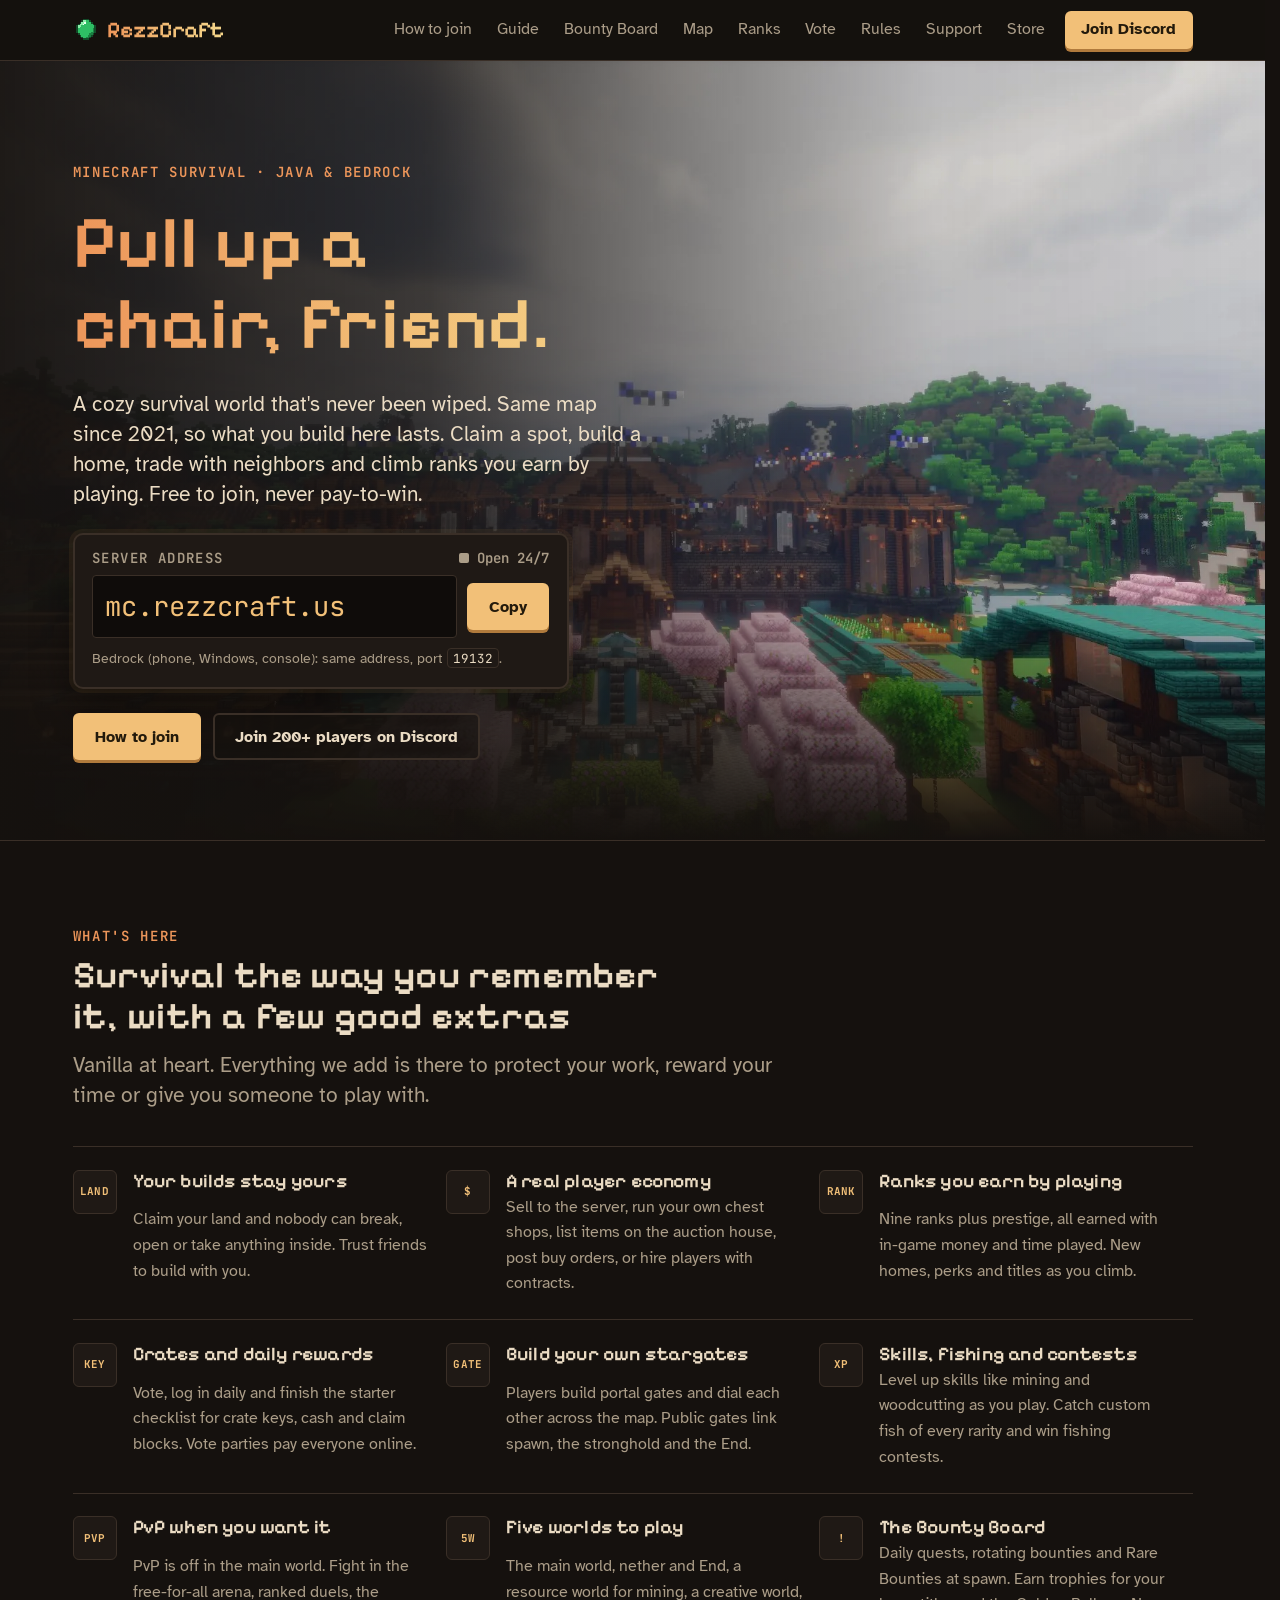
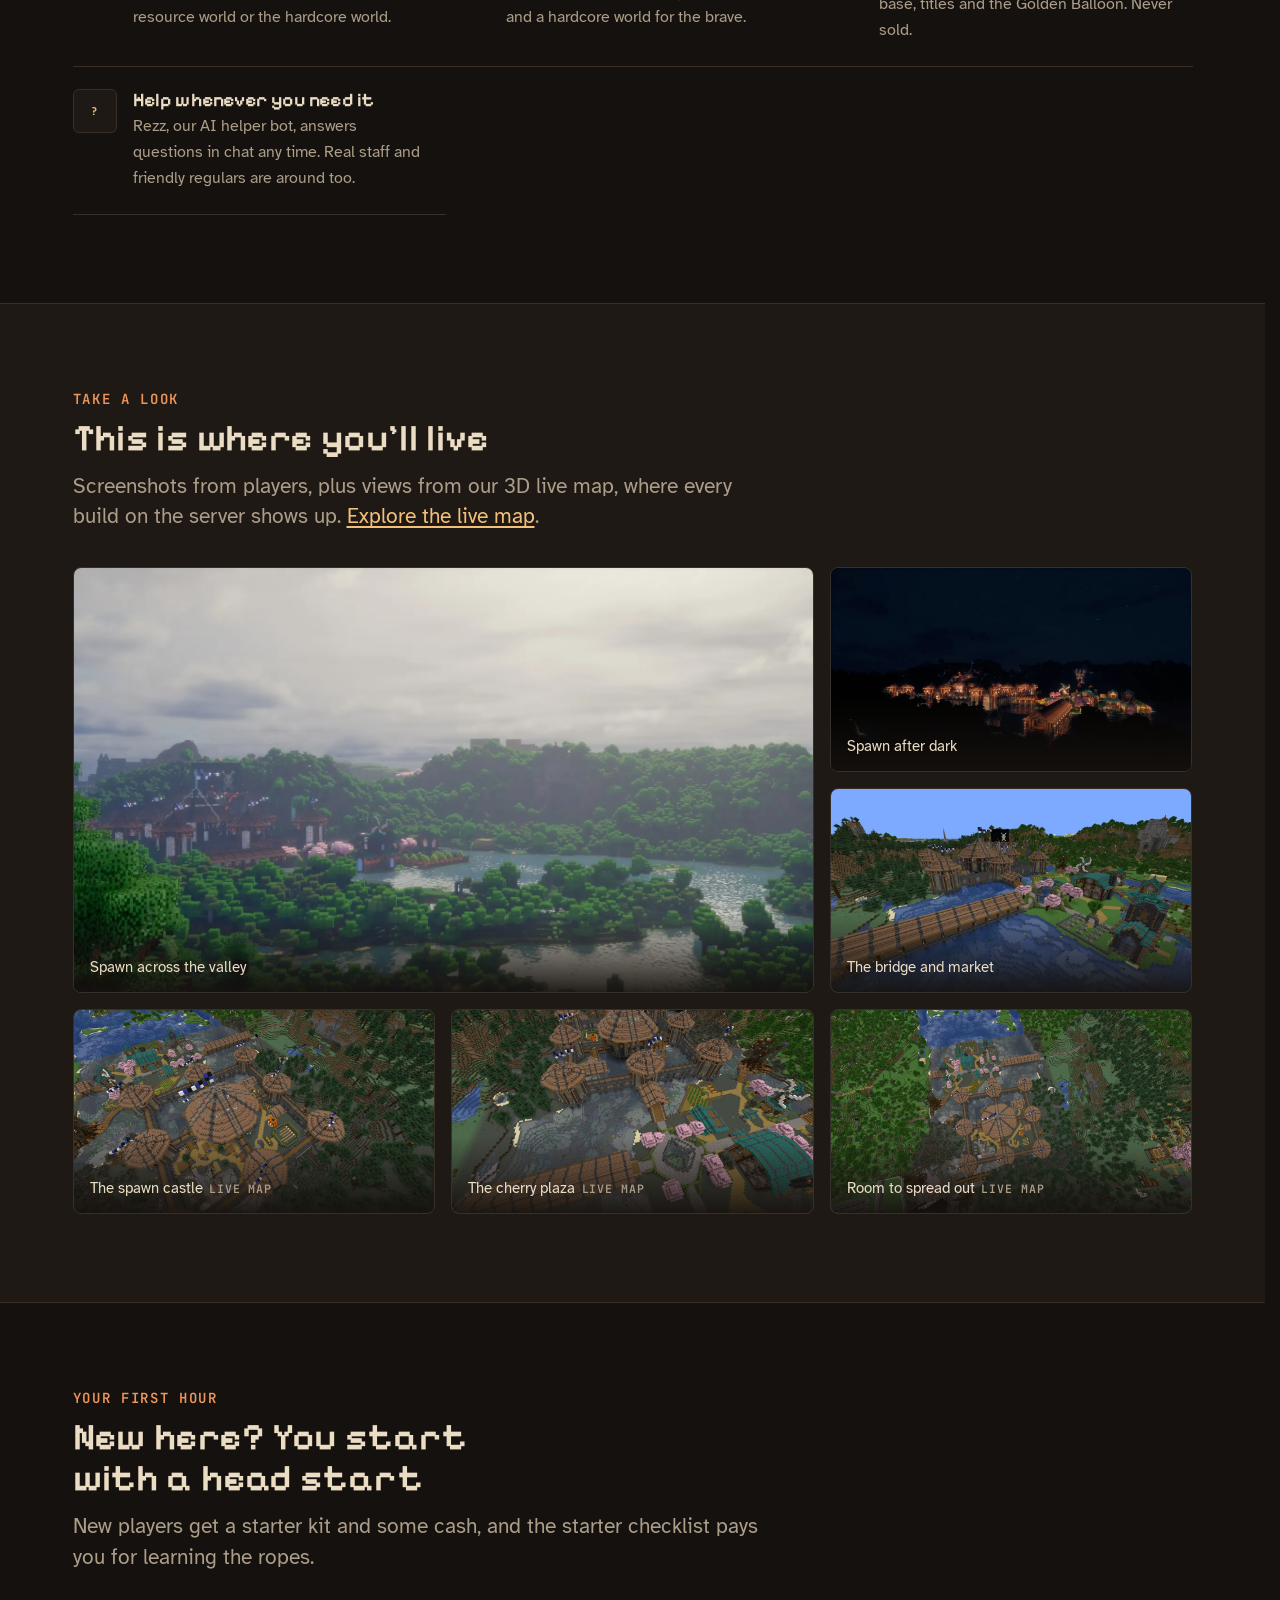
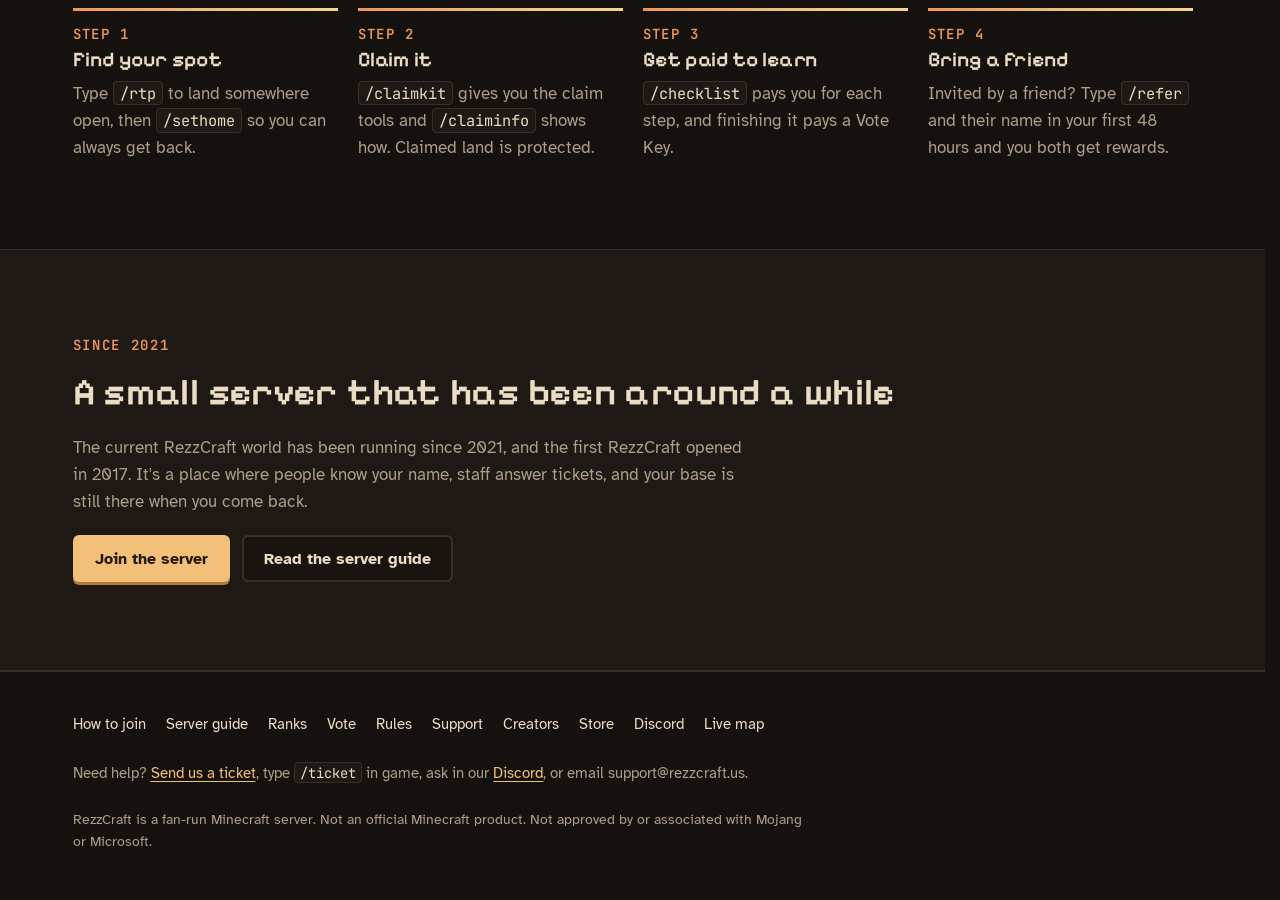
<file: index.html>
<!doctype html>
<html lang="en">
<head>
<meta charset="utf-8">
<meta name="viewport" content="width=device-width, initial-scale=1, viewport-fit=cover">
<title>RezzCraft | Cozy Never-Wiped Minecraft Survival for Java &amp; Bedrock</title>
<meta name="description" content="A cozy survival world that&#x27;s never been wiped. Same map since 2021, so what you build here lasts. Java &amp; Bedrock: mc.rezzcraft.us">
<link rel="canonical" href="https://www.rezzcraft.us/">
<meta name="theme-color" content="#0e1511">
<meta property="og:type" content="website">
<meta property="og:site_name" content="RezzCraft">
<meta property="og:title" content="RezzCraft | Cozy Never-Wiped Minecraft Survival for Java &amp; Bedrock">
<meta property="og:description" content="A cozy survival world that&#x27;s never been wiped. Same map since 2021, so what you build here lasts. Java &amp; Bedrock: mc.rezzcraft.us">
<meta property="og:url" content="https://www.rezzcraft.us/">
<meta property="og:image" content="https://www.rezzcraft.us/assets/img/og.jpg">
<meta property="og:image:width" content="1200">
<meta property="og:image:height" content="630">
<meta name="twitter:card" content="summary_large_image">
<meta name="twitter:title" content="RezzCraft | Cozy Never-Wiped Minecraft Survival for Java &amp; Bedrock">
<meta name="twitter:description" content="A cozy survival world that&#x27;s never been wiped. Same map since 2021, so what you build here lasts. Java &amp; Bedrock: mc.rezzcraft.us">
<meta name="twitter:image" content="https://www.rezzcraft.us/assets/img/og.jpg">
<link rel="icon" type="image/png" href="favicon.png">
<link rel="apple-touch-icon" href="assets/img/icon-180.png">
<link rel="preconnect" href="https://fonts.googleapis.com">
<link rel="preconnect" href="https://fonts.gstatic.com" crossorigin>
<link rel="stylesheet" href="https://fonts.googleapis.com/css2?family=Atkinson+Hyperlegible:wght@400;700&family=JetBrains+Mono:wght@500;600&family=Pixelify+Sans:wght@500;600&display=swap">
<script>/* Halloween look until the spawn decor comes down (Nov 9, 9:10 AM CT), then the cozy MOTD look. */
if (Date.now() < Date.parse('2026-11-09T09:10:00-06:00')) document.documentElement.dataset.season = 'hallowed';</script>
<link rel="stylesheet" href="assets/style.css">
<script defer src='https://static.cloudflareinsights.com/beacon.min.js' data-cf-beacon='{"token": "1dbd931b82be495f810c839876598d52"}'></script>
<script type="application/ld+json">{"@context": "https://schema.org", "@type": "WebSite", "name": "RezzCraft", "url": "https://www.rezzcraft.us/"}</script>
<script type="application/ld+json">{"@context": "https://schema.org", "@type": "Organization", "name": "RezzCraft", "url": "https://www.rezzcraft.us/", "logo": "https://www.rezzcraft.us/assets/img/icon-180.png", "email": "support@rezzcraft.us", "sameAs": ["https://discord.gg/ZhuBYvDWTC"]}</script>
</head>
<body>
<a class="skip" href="#main">Skip to content</a>
<header class="site-head">
  <div class="wrap">
    <a class="brand" href="index.html" aria-label="RezzCraft home"><img src="assets/img/icon-64.png" alt="" width="26" height="26"><span class="grad">RezzCraft</span></a>
    <button class="menu-btn" type="button" aria-expanded="false" aria-controls="nav">Menu</button>
    <nav class="nav" id="nav" aria-label="Main">
      <a href="play.html">How to join</a><a href="guide.html">Guide</a><a href="bounty-board.html">Bounty Board</a><a href="map.html">Map</a><a href="ranks.html">Ranks</a><a href="vote.html">Vote</a><a href="rules.html">Rules</a><a href="support.html">Support</a>
      <a href="https://rezzcraft.buycraft.net/" rel="noopener">Store</a>
      <a class="btn btn-gold" href="https://discord.gg/ZhuBYvDWTC" rel="noopener">Join Discord</a>
    </nav>
  </div>
</header>
<main id="main">

<div class="season" data-until="2026-11-08"><div class="wrap"><strong class="grad">Halloween is live</strong><span>Pumpkin hunt, candy shop and a Halloween crate, until November 8.</span></div></div>
<section class="hero" aria-labelledby="hero-title" style="padding:0">
  <div class="hero-bg" role="img" aria-label="The RezzCraft spawn castle and market"></div>
  <div class="wrap">
    <span class="eyebrow">Minecraft survival · Java &amp; Bedrock</span>
    <h1 id="hero-title" class="grad">Pull up a chair, friend.</h1>
    <p class="lede">A cozy survival world that's never been wiped. Same map since 2021, so what you build here lasts. Claim a spot, build a home, trade with neighbors and climb ranks you earn by playing. Free to join, never pay-to-win.</p>
    <div class="plaque">
  <div class="plaque-top"><span class="plaque-label">Server address</span><span class="status" data-state="unknown"><span class="dot"></span><span class="label">Checking status</span></span></div>
  <div class="addr"><code>mc.rezzcraft.us</code><button class="btn btn-gold copy" type="button" data-copy="mc.rezzcraft.us">Copy</button></div>
  <small>Bedrock (phone, Windows, console): same address, port <code>19132</code>.</small>
</div>
    <div class="ctas"><a class="btn btn-gold" href="play.html">How to join</a><a class="btn btn-ghost" href="https://discord.gg/ZhuBYvDWTC" rel="noopener">Join 200+ players on Discord</a></div>
  </div>
</section>

<section aria-labelledby="why">
  <div class="wrap">
    <div class="sec-head"><span class="eyebrow">What's here</span><h2 id="why">Survival the way you remember it, with a few good extras</h2>
    <p>Vanilla at heart. Everything we add is there to protect your work, reward your time or give you someone to play with.</p></div>
    <div class="signs">
      <div class="sign"><span class="ico" aria-hidden="true">LAND</span><h3>Your builds stay yours</h3><p>Claim your land and nobody can break, open or take anything inside. Trust friends to build with you.</p></div><div class="sign"><span class="ico" aria-hidden="true">$</span><h3>A real player economy</h3><p>Sell to the server, run your own chest shops, list items on the auction house, post buy orders, or hire players with contracts.</p></div><div class="sign"><span class="ico" aria-hidden="true">RANK</span><h3>Ranks you earn by playing</h3><p>Nine ranks plus prestige, all earned with in-game money and time played. New homes, perks and titles as you climb.</p></div><div class="sign"><span class="ico" aria-hidden="true">KEY</span><h3>Crates and daily rewards</h3><p>Vote, log in daily and finish the starter checklist for crate keys, cash and claim blocks. Vote parties pay everyone online.</p></div><div class="sign"><span class="ico" aria-hidden="true">GATE</span><h3>Build your own stargates</h3><p>Players build portal gates and dial each other across the map. Public gates link spawn, the stronghold and the End.</p></div><div class="sign"><span class="ico" aria-hidden="true">XP</span><h3>Skills, fishing and contests</h3><p>Level up skills like mining and woodcutting as you play. Catch custom fish of every rarity and win fishing contests.</p></div><div class="sign"><span class="ico" aria-hidden="true">PVP</span><h3>PvP when you want it</h3><p>PvP is off in the main world. Fight in the free-for-all arena, ranked duels, the resource world or the hardcore world.</p></div><div class="sign"><span class="ico" aria-hidden="true">5W</span><h3>Five worlds to play</h3><p>The main world, nether and End, a resource world for mining, a creative world, and a hardcore world for the brave.</p></div><div class="sign"><span class="ico" aria-hidden="true">!</span><h3>The Bounty Board</h3><p>Daily quests, rotating bounties and Rare Bounties at spawn. Earn trophies for your base, titles and the Golden Balloon. Never sold.</p></div><div class="sign"><span class="ico" aria-hidden="true">?</span><h3>Help whenever you need it</h3><p>Rezz, our AI helper bot, answers questions in chat any time. Real staff and friendly regulars are around too.</p></div>
    </div>
  </div>
</section>

<section class="band" aria-labelledby="look">
  <div class="wrap">
    <div class="sec-head"><span class="eyebrow">Take a look</span><h2 id="look">This is where you'll live</h2>
    <p>Screenshots from players, plus views from our 3D live map, where every build on the server shows up. <a href="map.html">Explore the live map</a>.</p></div>
    <div class="view">
      <figure class="big"><img src="assets/img/valley.webp" alt="The RezzCraft spawn town seen across a forested valley and lake" width="1600" height="900" loading="lazy"><figcaption>Spawn across the valley</figcaption></figure>
      <figure><img src="assets/img/spawn-night.webp" alt="The spawn town lit by lanterns at night" width="1280" height="720" loading="lazy"><figcaption>Spawn after dark</figcaption></figure>
      <figure><img src="assets/img/spawn-overview.webp" alt="Spawn from above: castle, long bridge, cherry trees and market halls by the water" width="1280" height="630" loading="lazy"><figcaption>The bridge and market</figcaption></figure>
      <figure><img src="assets/img/map-castle.webp" alt="The spawn castle from above with round timber towers and banners" width="1280" height="720" loading="lazy"><figcaption>The spawn castle<span>Live map</span></figcaption></figure>
      <figure><img src="assets/img/map-plaza.webp" alt="The cherry blossom plaza and market next to the castle walls" width="1280" height="720" loading="lazy"><figcaption>The cherry plaza<span>Live map</span></figcaption></figure>
      <figure><img src="assets/img/map-aerial.webp" alt="Wide view of spawn surrounded by forest and player builds" width="1280" height="720" loading="lazy"><figcaption>Room to spread out<span>Live map</span></figcaption></figure>
    </div>
  </div>
</section>

<section aria-labelledby="start">
  <div class="wrap">
    <div class="sec-head"><span class="eyebrow">Your first hour</span><h2 id="start">New here? You start with a head start</h2>
    <p>New players get a starter kit and some cash, and the starter checklist pays you for learning the ropes.</p></div>
    <div class="steps">
      <div class="step"><h3>Find your spot</h3><p>Type <code>/rtp</code> to land somewhere open, then <code>/sethome</code> so you can always get back.</p></div>
      <div class="step"><h3>Claim it</h3><p><code>/claimkit</code> gives you the claim tools and <code>/claiminfo</code> shows how. Claimed land is protected.</p></div>
      <div class="step"><h3>Get paid to learn</h3><p><code>/checklist</code> pays you for each step, and finishing it pays a Vote Key.</p></div>
      <div class="step"><h3>Bring a friend</h3><p>Invited by a friend? Type <code>/refer</code> and their name in your first 48 hours and you both get rewards.</p></div>
    </div>
  </div>
</section>

<section class="band cta-band" aria-labelledby="since">
  <div class="wrap">
    <span class="eyebrow">Since 2021</span>
    <h2 id="since">A small server that has been around a while</h2>
    <p class="muted" style="max-width:42rem">The current RezzCraft world has been running since 2021, and the first RezzCraft opened in 2017. It's a place where people know your name, staff answer tickets, and your base is still there when you come back.</p>
    <div class="ctas" style="display:flex;flex-wrap:wrap;gap:.75rem"><a class="btn btn-gold" href="play.html">Join the server</a><a class="btn btn-ghost" href="guide.html">Read the server guide</a></div>
  </div>
</section>
</main>
<footer class="site-foot">
  <div class="wrap">
    <div class="foot-links">
      <a href="play.html">How to join</a><a href="guide.html">Server guide</a><a href="ranks.html">Ranks</a><a href="vote.html">Vote</a>
      <a href="rules.html">Rules</a><a href="support.html">Support</a><a href="creators.html">Creators</a><a href="https://rezzcraft.buycraft.net/" rel="noopener">Store</a><a href="https://discord.gg/ZhuBYvDWTC" rel="noopener">Discord</a><a href="map.html">Live map</a>
    </div>
    <p>Need help? <a href="support.html">Send us a ticket</a>, type <code>/ticket</code> in game, ask in our <a href="https://discord.gg/ZhuBYvDWTC" rel="noopener">Discord</a>, or email <span>support@rezzcraft.us</span>.</p>
    <p class="fine">RezzCraft is a fan-run Minecraft server. Not an official Minecraft product. Not approved by or associated with Mojang or Microsoft.</p>
  </div>
</footer>
<div class="playbar" hidden><span class="playbar-label">Play now</span><code>mc.rezzcraft.us</code><button class="btn btn-gold" type="button" data-copy="mc.rezzcraft.us">Copy IP</button><a class="playbar-discord" href="https://discord.gg/ZhuBYvDWTC" rel="noopener">Discord</a></div>
<script src="assets/site.js" defer></script>
</body>
</html>
</file>
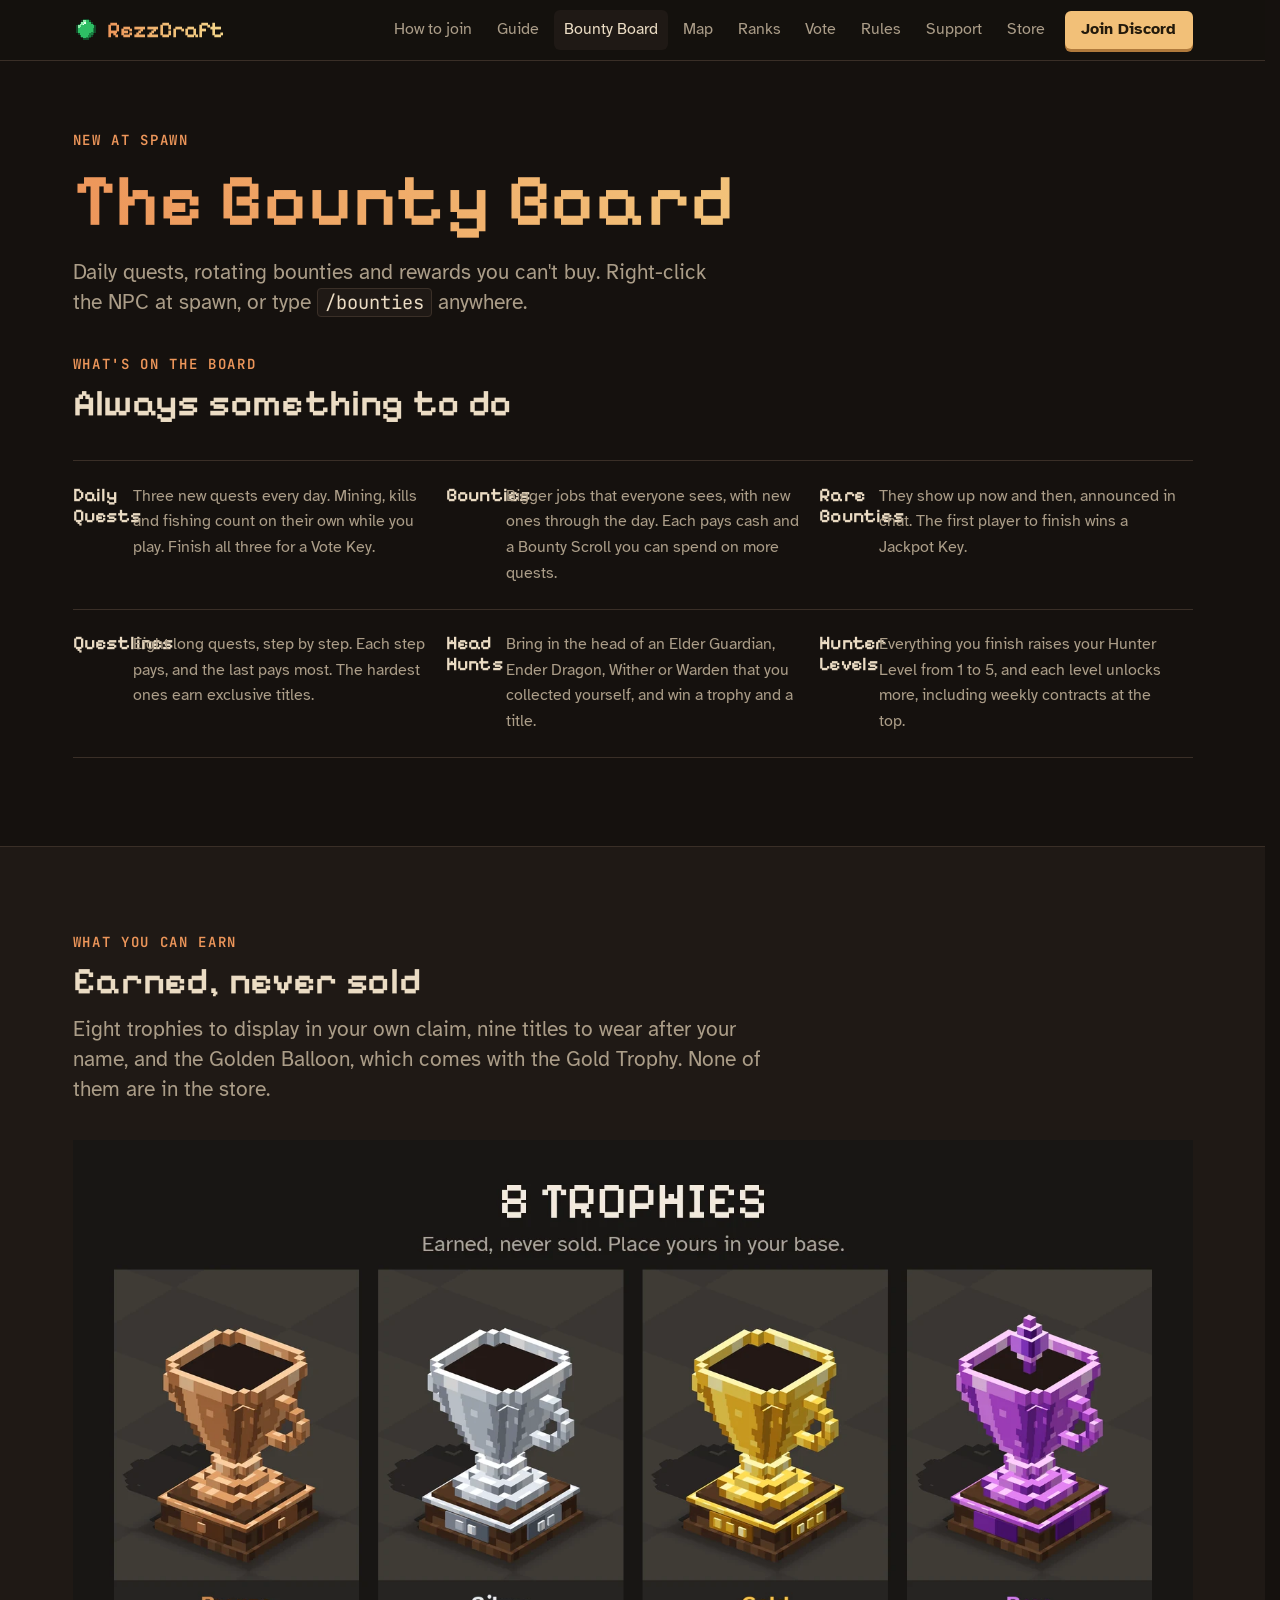
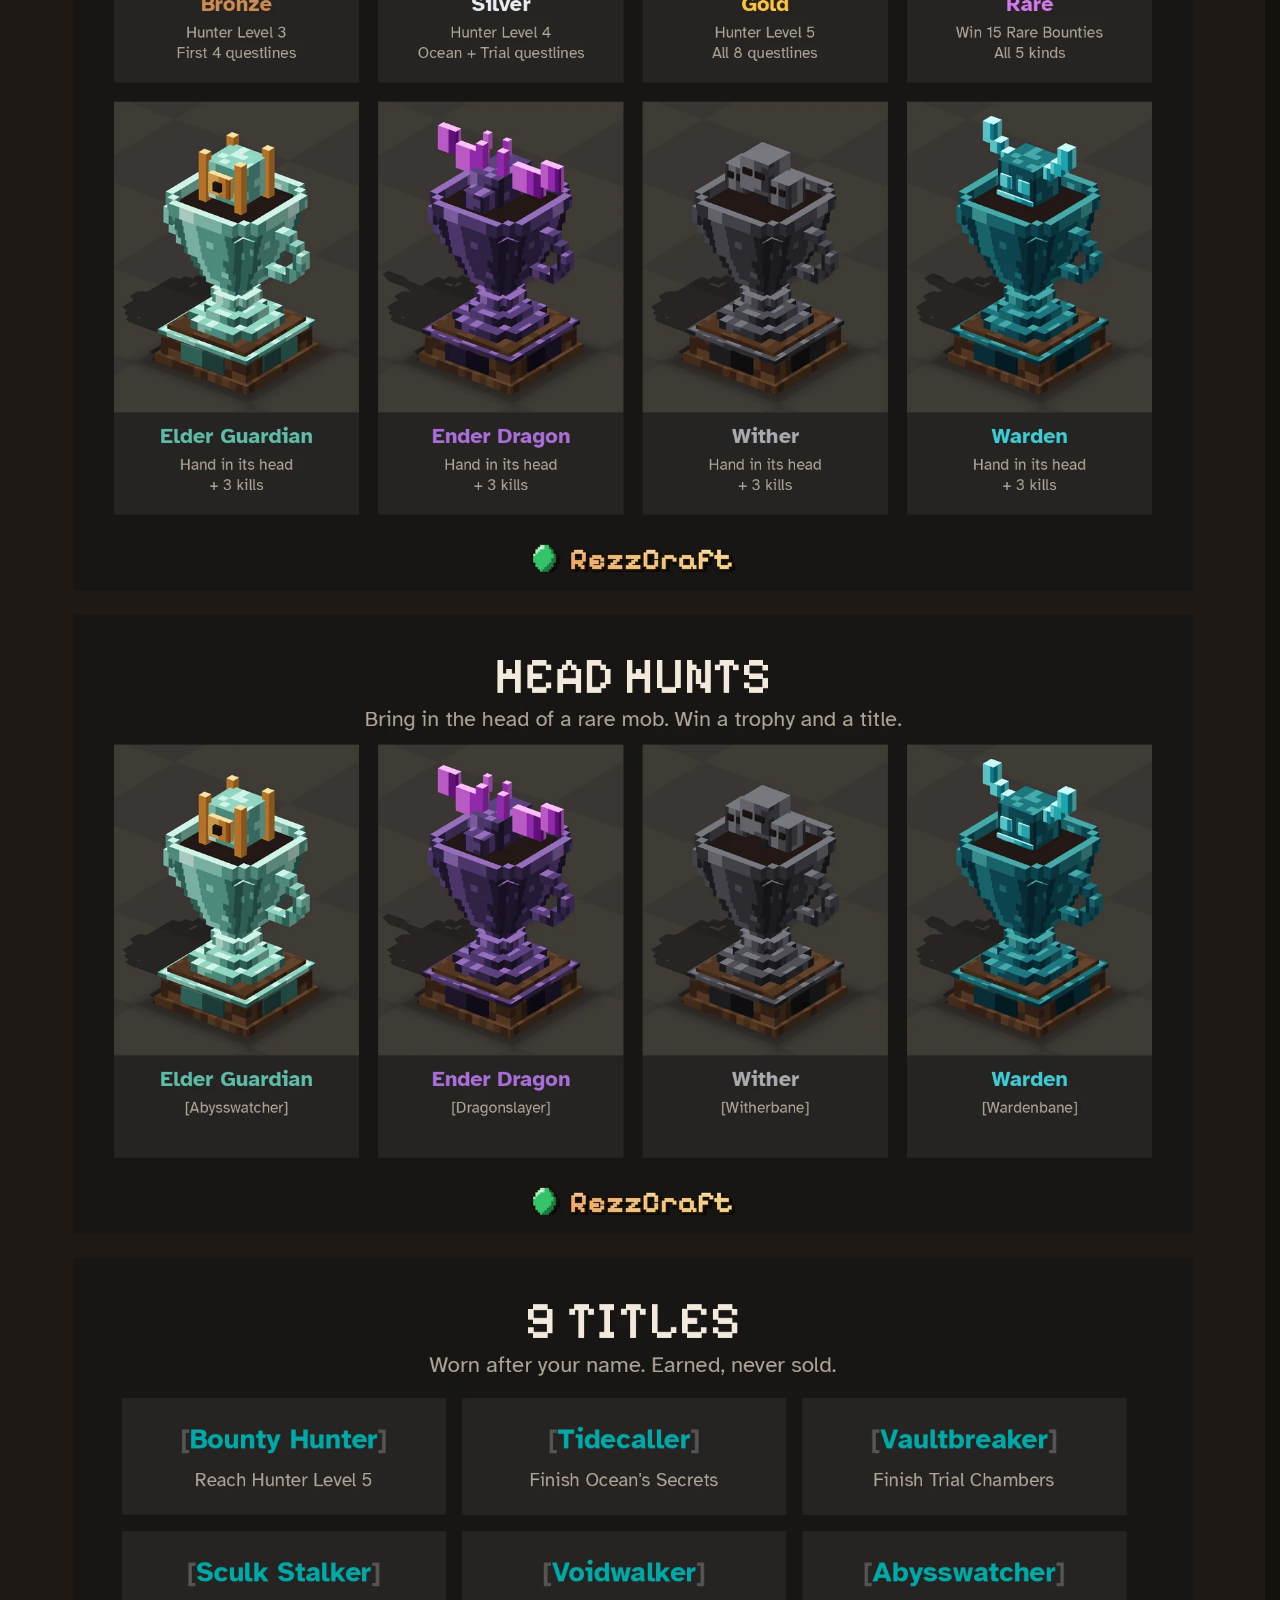
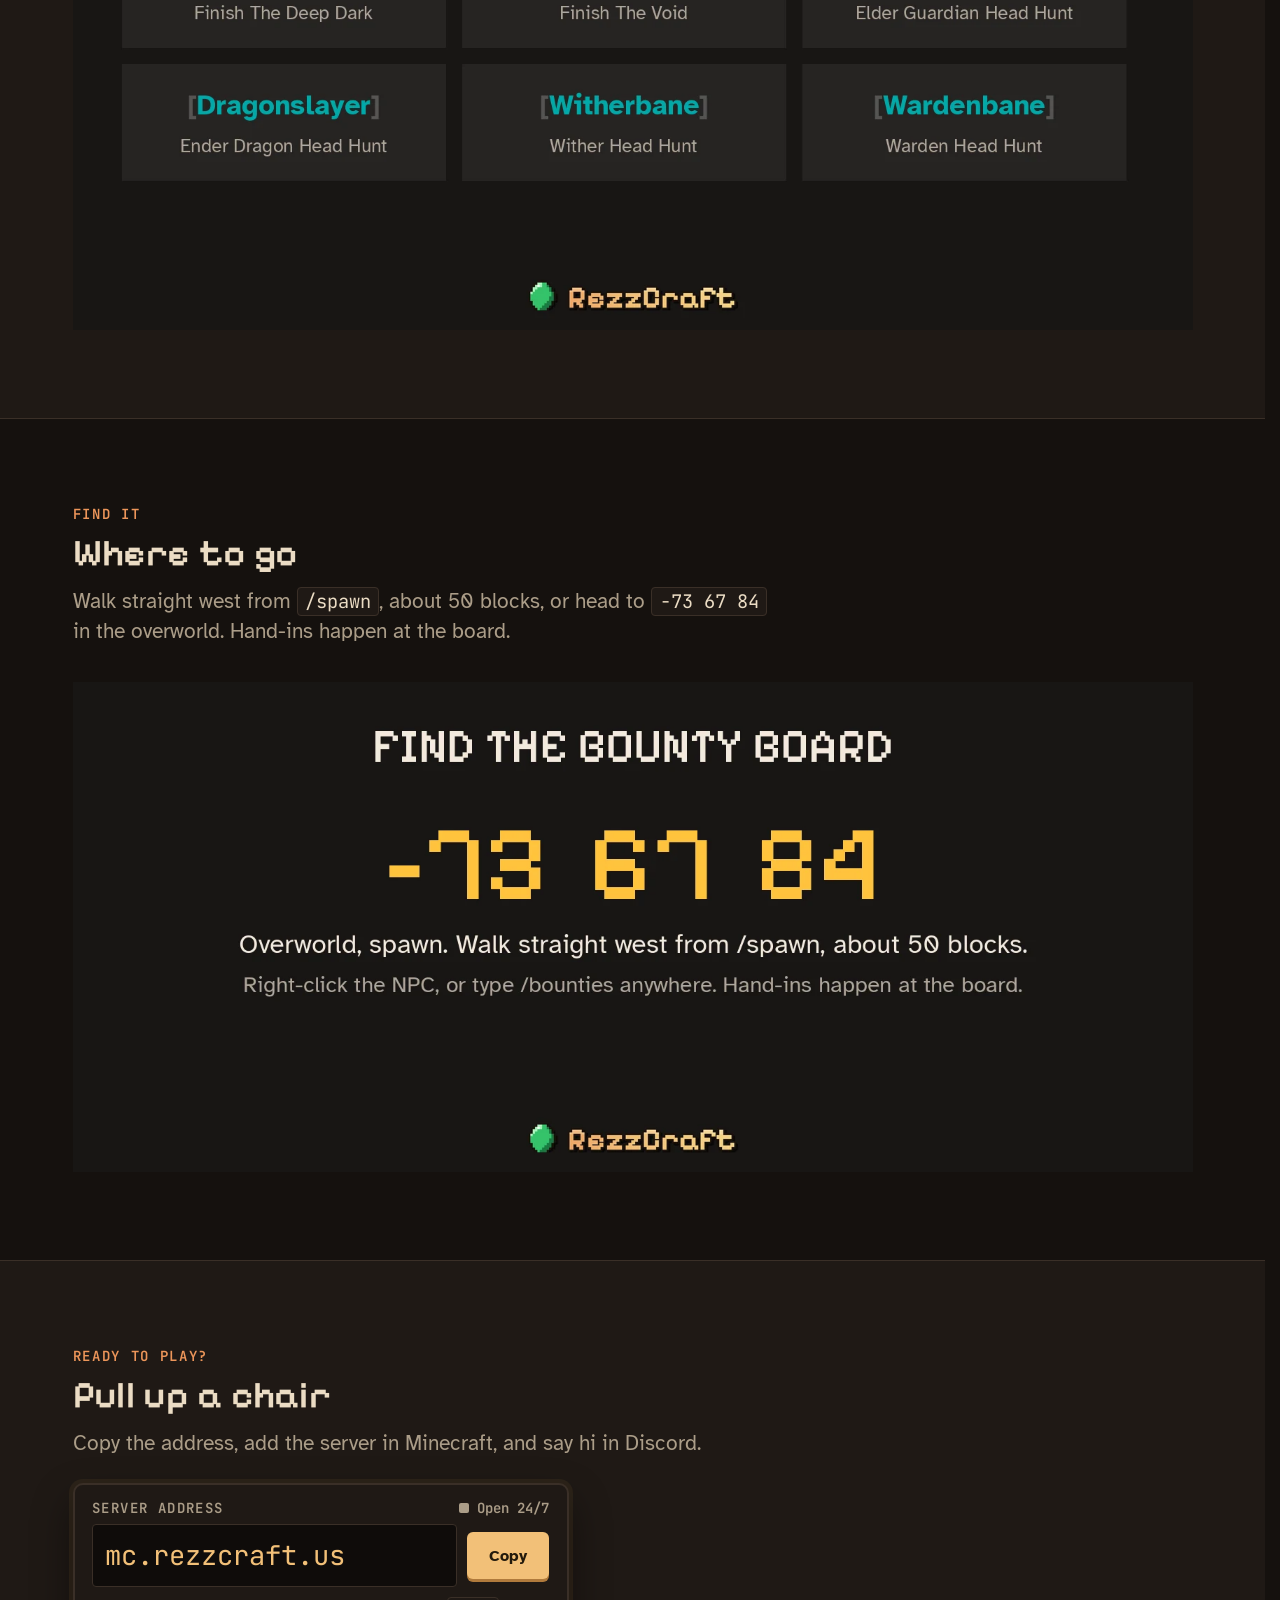
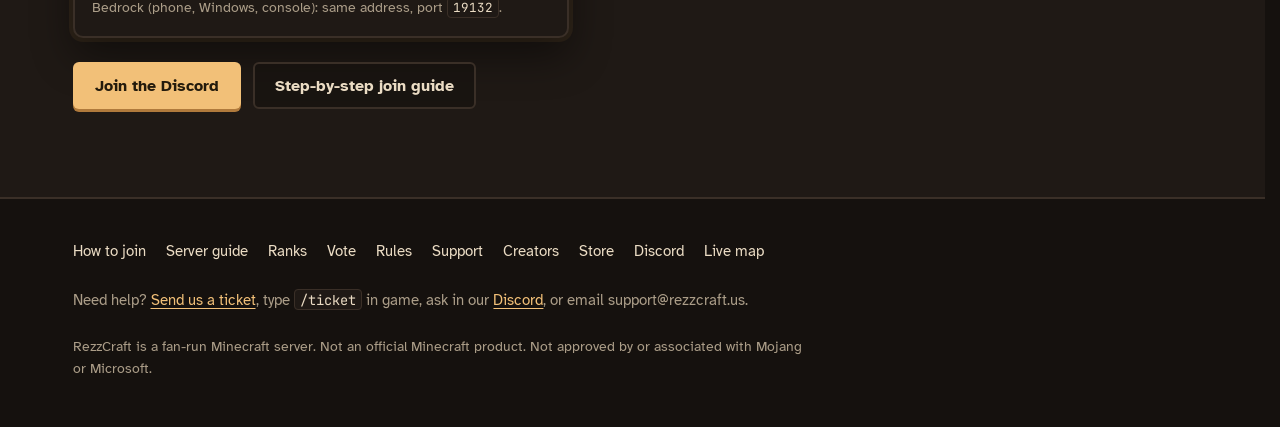
<file: bounty-board.html>
<!doctype html>
<html lang="en">
<head>
<meta charset="utf-8">
<meta name="viewport" content="width=device-width, initial-scale=1, viewport-fit=cover">
<title>The RezzCraft Bounty Board: Quests, Bounties &amp; Trophies</title>
<meta name="description" content="The Bounty Board at RezzCraft spawn: daily quests, rotating bounties, Rare Bounties and Head Hunts. Earn 8 trophies, 9 titles and the Golden Balloon. Never sold.">
<link rel="canonical" href="https://www.rezzcraft.us/bounty-board.html">
<meta name="theme-color" content="#0e1511">
<meta property="og:type" content="website">
<meta property="og:site_name" content="RezzCraft">
<meta property="og:title" content="The RezzCraft Bounty Board: Quests, Bounties &amp; Trophies">
<meta property="og:description" content="The Bounty Board at RezzCraft spawn: daily quests, rotating bounties, Rare Bounties and Head Hunts. Earn 8 trophies, 9 titles and the Golden Balloon. Never sold.">
<meta property="og:url" content="https://www.rezzcraft.us/bounty-board.html">
<meta property="og:image" content="https://www.rezzcraft.us/assets/img/og.jpg">
<meta property="og:image:width" content="1200">
<meta property="og:image:height" content="630">
<meta name="twitter:card" content="summary_large_image">
<meta name="twitter:title" content="The RezzCraft Bounty Board: Quests, Bounties &amp; Trophies">
<meta name="twitter:description" content="The Bounty Board at RezzCraft spawn: daily quests, rotating bounties, Rare Bounties and Head Hunts. Earn 8 trophies, 9 titles and the Golden Balloon. Never sold.">
<meta name="twitter:image" content="https://www.rezzcraft.us/assets/img/og.jpg">
<link rel="icon" type="image/png" href="favicon.png">
<link rel="apple-touch-icon" href="assets/img/icon-180.png">
<link rel="preconnect" href="https://fonts.googleapis.com">
<link rel="preconnect" href="https://fonts.gstatic.com" crossorigin>
<link rel="stylesheet" href="https://fonts.googleapis.com/css2?family=Atkinson+Hyperlegible:wght@400;700&family=JetBrains+Mono:wght@500;600&family=Pixelify+Sans:wght@500;600&display=swap">
<script>/* Halloween look until the spawn decor comes down (Nov 9, 9:10 AM CT), then the cozy MOTD look. */
if (Date.now() < Date.parse('2026-11-09T09:10:00-06:00')) document.documentElement.dataset.season = 'hallowed';</script>
<link rel="stylesheet" href="assets/style.css">
<script defer src='https://static.cloudflareinsights.com/beacon.min.js' data-cf-beacon='{"token": "1dbd931b82be495f810c839876598d52"}'></script>
</head>
<body>
<a class="skip" href="#main">Skip to content</a>
<header class="site-head">
  <div class="wrap">
    <a class="brand" href="index.html" aria-label="RezzCraft home"><img src="assets/img/icon-64.png" alt="" width="26" height="26"><span class="grad">RezzCraft</span></a>
    <button class="menu-btn" type="button" aria-expanded="false" aria-controls="nav">Menu</button>
    <nav class="nav" id="nav" aria-label="Main">
      <a href="play.html">How to join</a><a href="guide.html">Guide</a><a href="bounty-board.html" aria-current="page">Bounty Board</a><a href="map.html">Map</a><a href="ranks.html">Ranks</a><a href="vote.html">Vote</a><a href="rules.html">Rules</a><a href="support.html">Support</a>
      <a href="https://rezzcraft.buycraft.net/" rel="noopener">Store</a>
      <a class="btn btn-gold" href="https://discord.gg/ZhuBYvDWTC" rel="noopener">Join Discord</a>
    </nav>
  </div>
</header>
<main id="main">
<header class="page-head"><div class="wrap"><span class="eyebrow">New at spawn</span><h1 class="grad">The Bounty Board</h1><p>Daily quests, rotating bounties and rewards you can&#39;t buy. Right-click the NPC at spawn, or type <code>/bounties</code> anywhere.</p></div></header>
<section style="padding-top:1rem" aria-labelledby="bb-what">
  <div class="wrap">
    <div class="sec-head"><span class="eyebrow">What&#39;s on the board</span><h2 id="bb-what">Always something to do</h2></div>
    <div class="signs"><div class="sign"><h3>Daily Quests</h3><p>Three new quests every day. Mining, kills and fishing count on their own while you play. Finish all three for a Vote Key.</p></div><div class="sign"><h3>Bounties</h3><p>Bigger jobs that everyone sees, with new ones through the day. Each pays cash and a Bounty Scroll you can spend on more quests.</p></div><div class="sign"><h3>Rare Bounties</h3><p>They show up now and then, announced in chat. The first player to finish wins a Jackpot Key.</p></div><div class="sign"><h3>Questlines</h3><p>Eight long quests, step by step. Each step pays, and the last pays most. The hardest ones earn exclusive titles.</p></div><div class="sign"><h3>Head Hunts</h3><p>Bring in the head of an Elder Guardian, Ender Dragon, Wither or Warden that you collected yourself, and win a trophy and a title.</p></div><div class="sign"><h3>Hunter Levels</h3><p>Everything you finish raises your Hunter Level from 1 to 5, and each level unlocks more, including weekly contracts at the top.</p></div></div>
  </div>
</section>
<section class="band" aria-labelledby="bb-rewards">
  <div class="wrap">
    <div class="sec-head"><span class="eyebrow">What you can earn</span><h2 id="bb-rewards">Earned, never sold</h2>
    <p>Eight trophies to display in your own claim, nine titles to wear after your name, and the Golden Balloon, which comes with the Gold Trophy. None of them are in the store.</p></div>
    <div style="display:grid;gap:1.5rem">
      <img src="assets/img/bounty-trophies-all.webp" alt="The 8 Bounty Board trophies: Bronze, Silver, Gold, Rare, Elder Guardian, Ender Dragon, Wither and Warden, with what each one takes" width="1644" height="1542" loading="lazy">
      <img src="assets/img/bounty-head-hunts.webp" alt="The 4 Head Hunt trophies and their titles: Abysswatcher, Dragonslayer, Witherbane and Wardenbane" width="1644" height="908" loading="lazy">
      <img src="assets/img/bounty-titles.webp" alt="The 9 titles: Bounty Hunter, Tidecaller, Vaultbreaker, Sculk Stalker, Voidwalker, Abysswatcher, Dragonslayer, Witherbane and Wardenbane, with how to earn each" width="1600" height="960" loading="lazy">
    </div>
  </div>
</section>
<section aria-labelledby="bb-where">
  <div class="wrap">
    <div class="sec-head"><span class="eyebrow">Find it</span><h2 id="bb-where">Where to go</h2>
    <p>Walk straight west from <code>/spawn</code>, about 50 blocks, or head to <code>-73 67 84</code> in the overworld. Hand-ins happen at the board.</p></div>
    <img src="assets/img/bounty-location.webp" alt="Bounty Board location: -73 67 84, straight west from spawn" width="1600" height="700" loading="lazy">
  </div>
</section>
<section class="band join-block" aria-labelledby="join-now">
  <div class="wrap">
    <div class="sec-head" style="margin:0"><span class="eyebrow">Ready to play?</span><h2 id="join-now">Pull up a chair</h2>
      <p>Copy the address, add the server in Minecraft, and say hi in Discord.</p></div>
    <div class="plaque">
  <div class="plaque-top"><span class="plaque-label">Server address</span><span class="status" data-state="unknown"><span class="dot"></span><span class="label">Checking status</span></span></div>
  <div class="addr"><code>mc.rezzcraft.us</code><button class="btn btn-gold copy" type="button" data-copy="mc.rezzcraft.us">Copy</button></div>
  <small>Bedrock (phone, Windows, console): same address, port <code>19132</code>.</small>
</div>
    <div class="ctas"><a class="btn btn-gold" href="https://discord.gg/ZhuBYvDWTC" rel="noopener">Join the Discord</a><a class="btn btn-ghost" href="play.html">Step-by-step join guide</a></div>
  </div>
</section>
</main>
<footer class="site-foot">
  <div class="wrap">
    <div class="foot-links">
      <a href="play.html">How to join</a><a href="guide.html">Server guide</a><a href="ranks.html">Ranks</a><a href="vote.html">Vote</a>
      <a href="rules.html">Rules</a><a href="support.html">Support</a><a href="creators.html">Creators</a><a href="https://rezzcraft.buycraft.net/" rel="noopener">Store</a><a href="https://discord.gg/ZhuBYvDWTC" rel="noopener">Discord</a><a href="map.html">Live map</a>
    </div>
    <p>Need help? <a href="support.html">Send us a ticket</a>, type <code>/ticket</code> in game, ask in our <a href="https://discord.gg/ZhuBYvDWTC" rel="noopener">Discord</a>, or email <span>support@rezzcraft.us</span>.</p>
    <p class="fine">RezzCraft is a fan-run Minecraft server. Not an official Minecraft product. Not approved by or associated with Mojang or Microsoft.</p>
  </div>
</footer>
<div class="playbar" hidden><span class="playbar-label">Play now</span><code>mc.rezzcraft.us</code><button class="btn btn-gold" type="button" data-copy="mc.rezzcraft.us">Copy IP</button><a class="playbar-discord" href="https://discord.gg/ZhuBYvDWTC" rel="noopener">Discord</a></div>
<script src="assets/site.js" defer></script>
</body>
</html>
</file>
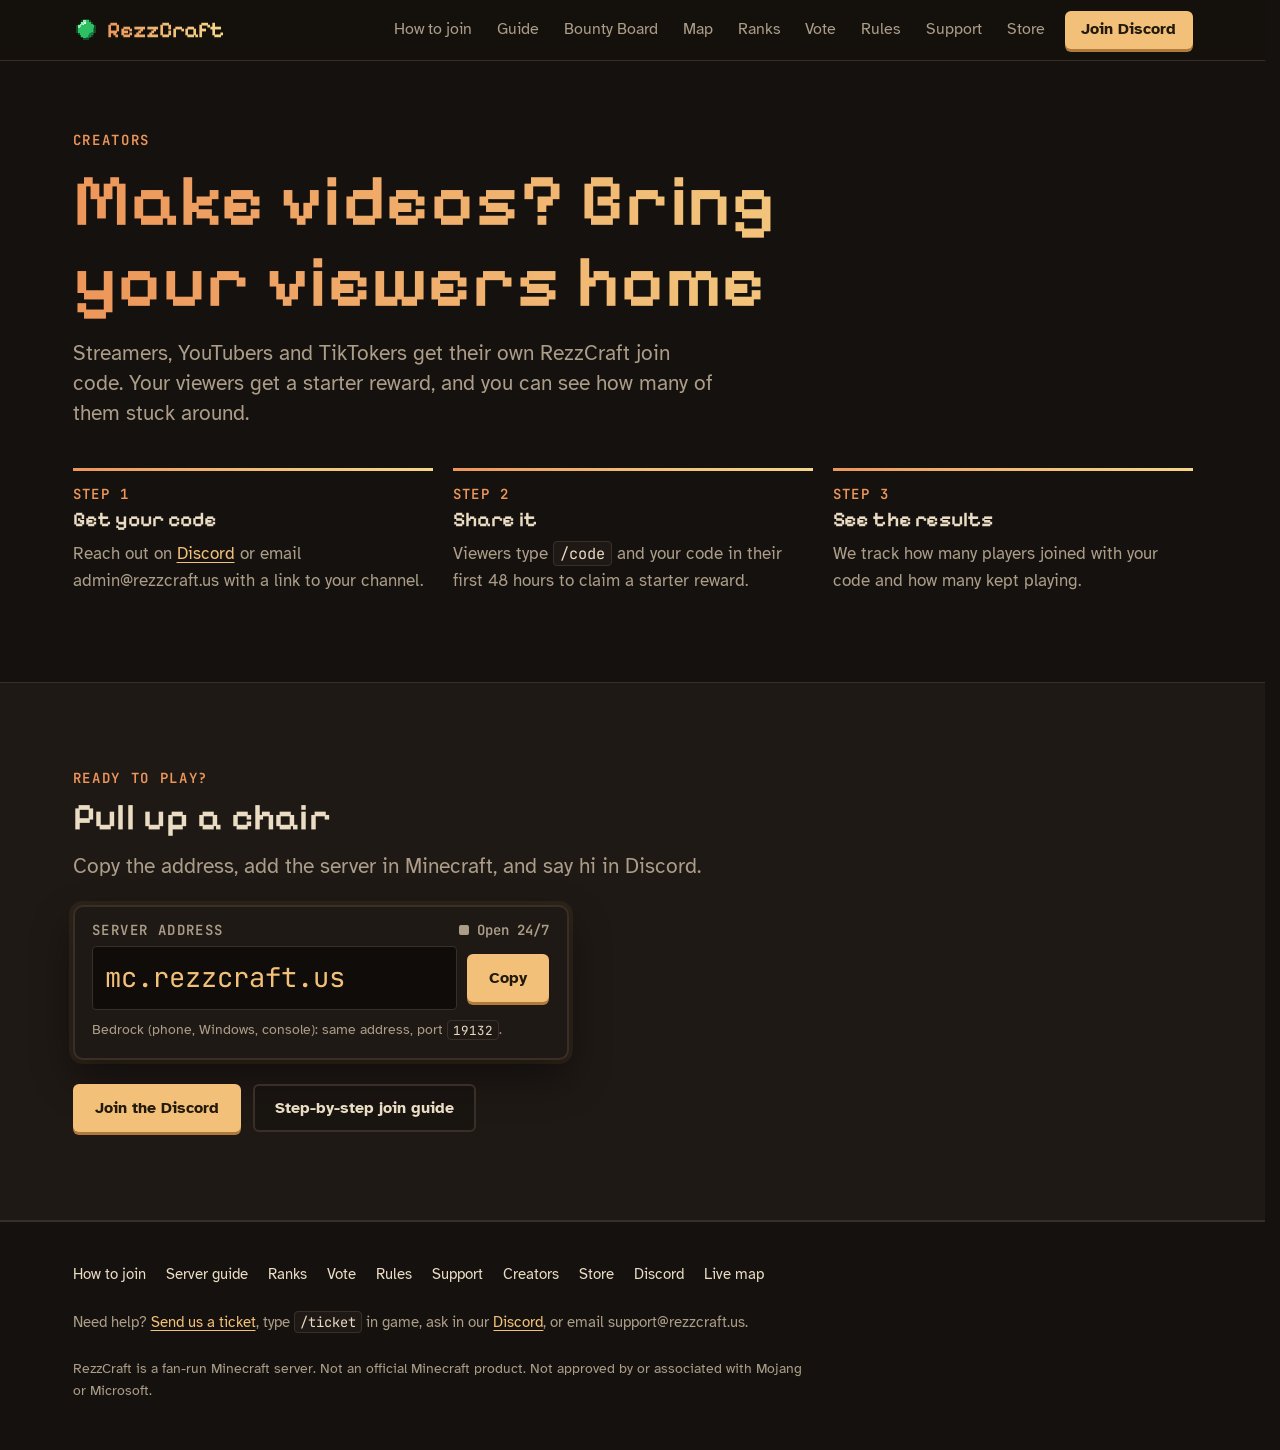
<file: creators.html>
<!doctype html>
<html lang="en">
<head>
<meta charset="utf-8">
<meta name="viewport" content="width=device-width, initial-scale=1, viewport-fit=cover">
<title>RezzCraft Creator Program | Join Codes for Streamers &amp; YouTubers</title>
<meta name="description" content="Make Minecraft videos or streams? RezzCraft gives creators their own join code. Viewers get a starter reward, and you see how many players you brought in.">
<link rel="canonical" href="https://www.rezzcraft.us/creators.html">
<meta name="theme-color" content="#0e1511">
<meta property="og:type" content="website">
<meta property="og:site_name" content="RezzCraft">
<meta property="og:title" content="RezzCraft Creator Program | Join Codes for Streamers &amp; YouTubers">
<meta property="og:description" content="Make Minecraft videos or streams? RezzCraft gives creators their own join code. Viewers get a starter reward, and you see how many players you brought in.">
<meta property="og:url" content="https://www.rezzcraft.us/creators.html">
<meta property="og:image" content="https://www.rezzcraft.us/assets/img/og.jpg">
<meta property="og:image:width" content="1200">
<meta property="og:image:height" content="630">
<meta name="twitter:card" content="summary_large_image">
<meta name="twitter:title" content="RezzCraft Creator Program | Join Codes for Streamers &amp; YouTubers">
<meta name="twitter:description" content="Make Minecraft videos or streams? RezzCraft gives creators their own join code. Viewers get a starter reward, and you see how many players you brought in.">
<meta name="twitter:image" content="https://www.rezzcraft.us/assets/img/og.jpg">
<link rel="icon" type="image/png" href="favicon.png">
<link rel="apple-touch-icon" href="assets/img/icon-180.png">
<link rel="preconnect" href="https://fonts.googleapis.com">
<link rel="preconnect" href="https://fonts.gstatic.com" crossorigin>
<link rel="stylesheet" href="https://fonts.googleapis.com/css2?family=Atkinson+Hyperlegible:wght@400;700&family=JetBrains+Mono:wght@500;600&family=Pixelify+Sans:wght@500;600&display=swap">
<script>/* Halloween look until the spawn decor comes down (Nov 9, 9:10 AM CT), then the cozy MOTD look. */
if (Date.now() < Date.parse('2026-11-09T09:10:00-06:00')) document.documentElement.dataset.season = 'hallowed';</script>
<link rel="stylesheet" href="assets/style.css">
<script defer src='https://static.cloudflareinsights.com/beacon.min.js' data-cf-beacon='{"token": "1dbd931b82be495f810c839876598d52"}'></script>
</head>
<body>
<a class="skip" href="#main">Skip to content</a>
<header class="site-head">
  <div class="wrap">
    <a class="brand" href="index.html" aria-label="RezzCraft home"><img src="assets/img/icon-64.png" alt="" width="26" height="26"><span class="grad">RezzCraft</span></a>
    <button class="menu-btn" type="button" aria-expanded="false" aria-controls="nav">Menu</button>
    <nav class="nav" id="nav" aria-label="Main">
      <a href="play.html">How to join</a><a href="guide.html">Guide</a><a href="bounty-board.html">Bounty Board</a><a href="map.html">Map</a><a href="ranks.html">Ranks</a><a href="vote.html">Vote</a><a href="rules.html">Rules</a><a href="support.html">Support</a>
      <a href="https://rezzcraft.buycraft.net/" rel="noopener">Store</a>
      <a class="btn btn-gold" href="https://discord.gg/ZhuBYvDWTC" rel="noopener">Join Discord</a>
    </nav>
  </div>
</header>
<main id="main">
<header class="page-head"><div class="wrap"><span class="eyebrow">Creators</span><h1 class="grad">Make videos? Bring your viewers home</h1><p>Streamers, YouTubers and TikTokers get their own RezzCraft join code. Your viewers get a starter reward, and you can see how many of them stuck around.</p></div></header>
<section style="padding-top:1rem">
  <div class="wrap steps">
    <div class="step"><h3>Get your code</h3><p>Reach out on <a href="https://discord.gg/ZhuBYvDWTC" rel="noopener">Discord</a> or email <span>admin@rezzcraft.us</span> with a link to your channel.</p></div>
    <div class="step"><h3>Share it</h3><p>Viewers type <code>/code</code> and your code in their first 48 hours to claim a starter reward.</p></div>
    <div class="step"><h3>See the results</h3><p>We track how many players joined with your code and how many kept playing.</p></div>
  </div>
</section>
<section class="band join-block" aria-labelledby="join-now">
  <div class="wrap">
    <div class="sec-head" style="margin:0"><span class="eyebrow">Ready to play?</span><h2 id="join-now">Pull up a chair</h2>
      <p>Copy the address, add the server in Minecraft, and say hi in Discord.</p></div>
    <div class="plaque">
  <div class="plaque-top"><span class="plaque-label">Server address</span><span class="status" data-state="unknown"><span class="dot"></span><span class="label">Checking status</span></span></div>
  <div class="addr"><code>mc.rezzcraft.us</code><button class="btn btn-gold copy" type="button" data-copy="mc.rezzcraft.us">Copy</button></div>
  <small>Bedrock (phone, Windows, console): same address, port <code>19132</code>.</small>
</div>
    <div class="ctas"><a class="btn btn-gold" href="https://discord.gg/ZhuBYvDWTC" rel="noopener">Join the Discord</a><a class="btn btn-ghost" href="play.html">Step-by-step join guide</a></div>
  </div>
</section>
</main>
<footer class="site-foot">
  <div class="wrap">
    <div class="foot-links">
      <a href="play.html">How to join</a><a href="guide.html">Server guide</a><a href="ranks.html">Ranks</a><a href="vote.html">Vote</a>
      <a href="rules.html">Rules</a><a href="support.html">Support</a><a href="creators.html">Creators</a><a href="https://rezzcraft.buycraft.net/" rel="noopener">Store</a><a href="https://discord.gg/ZhuBYvDWTC" rel="noopener">Discord</a><a href="map.html">Live map</a>
    </div>
    <p>Need help? <a href="support.html">Send us a ticket</a>, type <code>/ticket</code> in game, ask in our <a href="https://discord.gg/ZhuBYvDWTC" rel="noopener">Discord</a>, or email <span>support@rezzcraft.us</span>.</p>
    <p class="fine">RezzCraft is a fan-run Minecraft server. Not an official Minecraft product. Not approved by or associated with Mojang or Microsoft.</p>
  </div>
</footer>
<div class="playbar" hidden><span class="playbar-label">Play now</span><code>mc.rezzcraft.us</code><button class="btn btn-gold" type="button" data-copy="mc.rezzcraft.us">Copy IP</button><a class="playbar-discord" href="https://discord.gg/ZhuBYvDWTC" rel="noopener">Discord</a></div>
<script src="assets/site.js" defer></script>
</body>
</html>
</file>
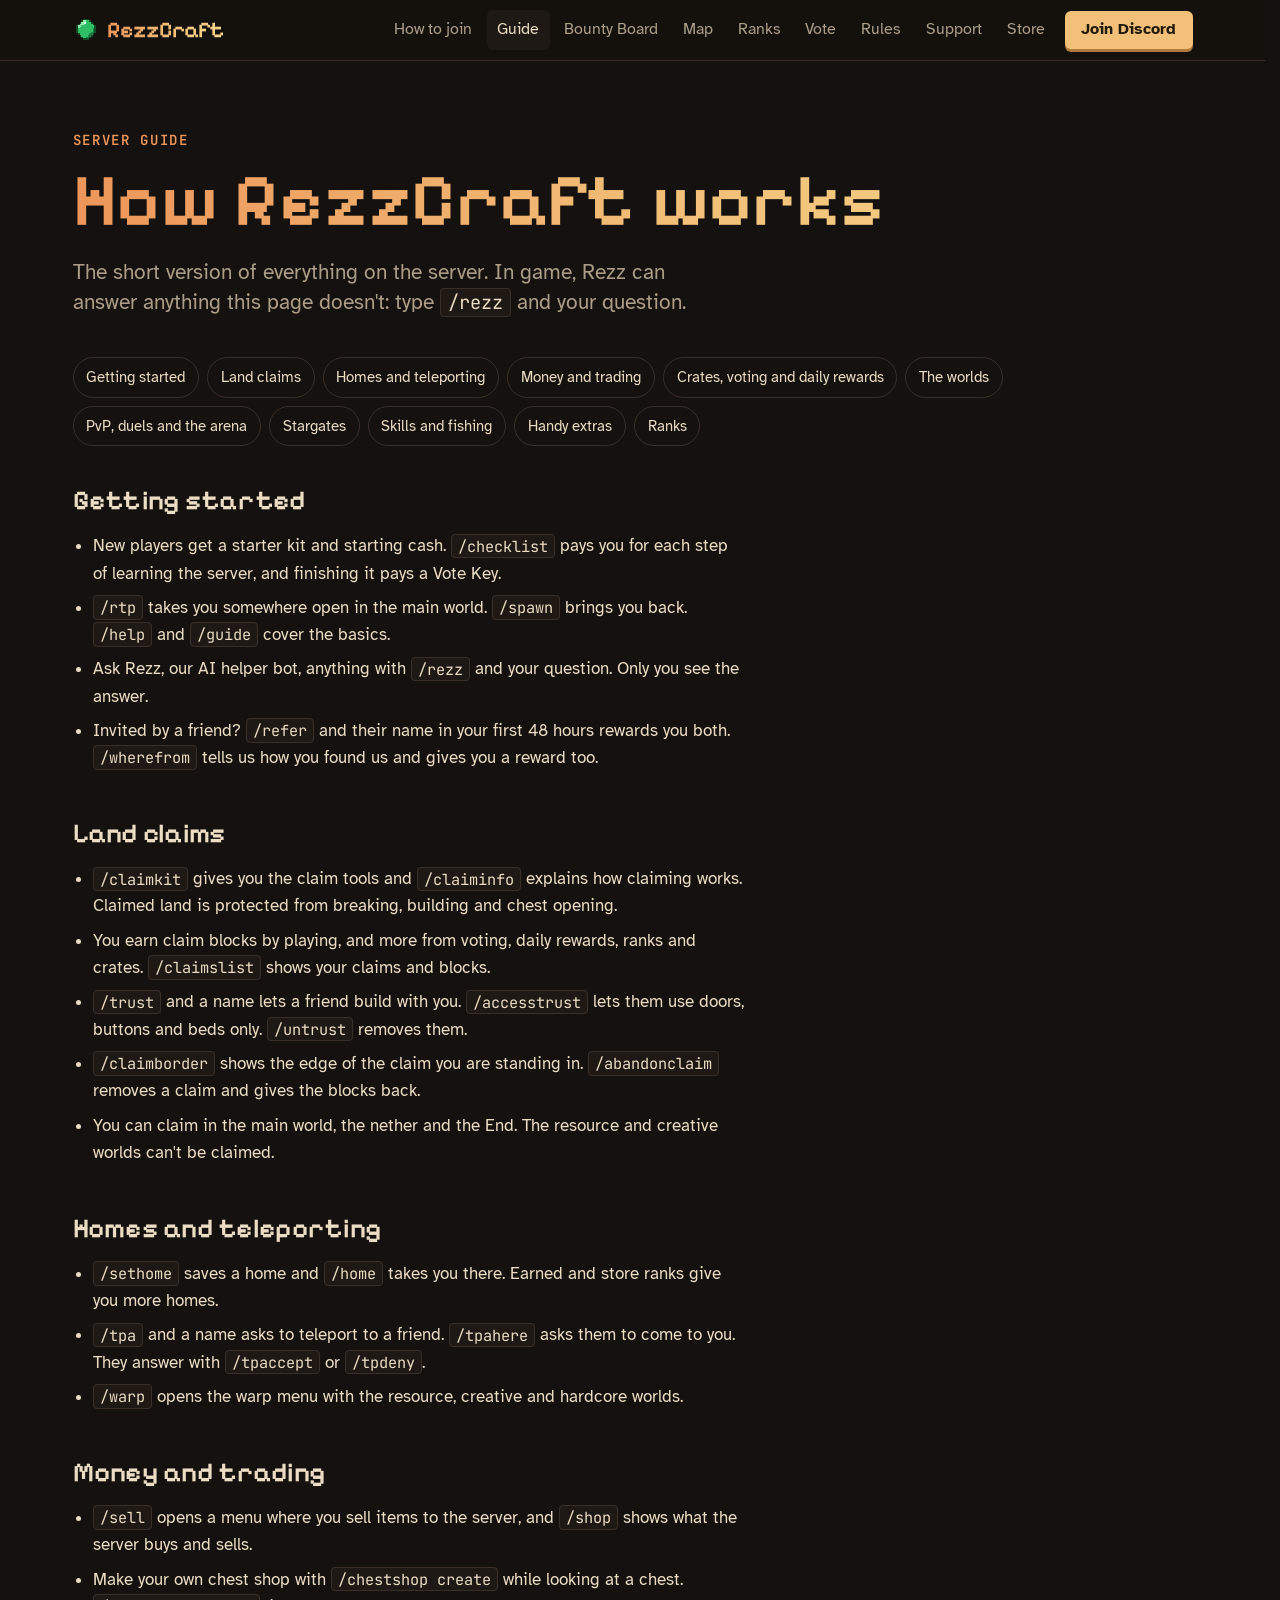
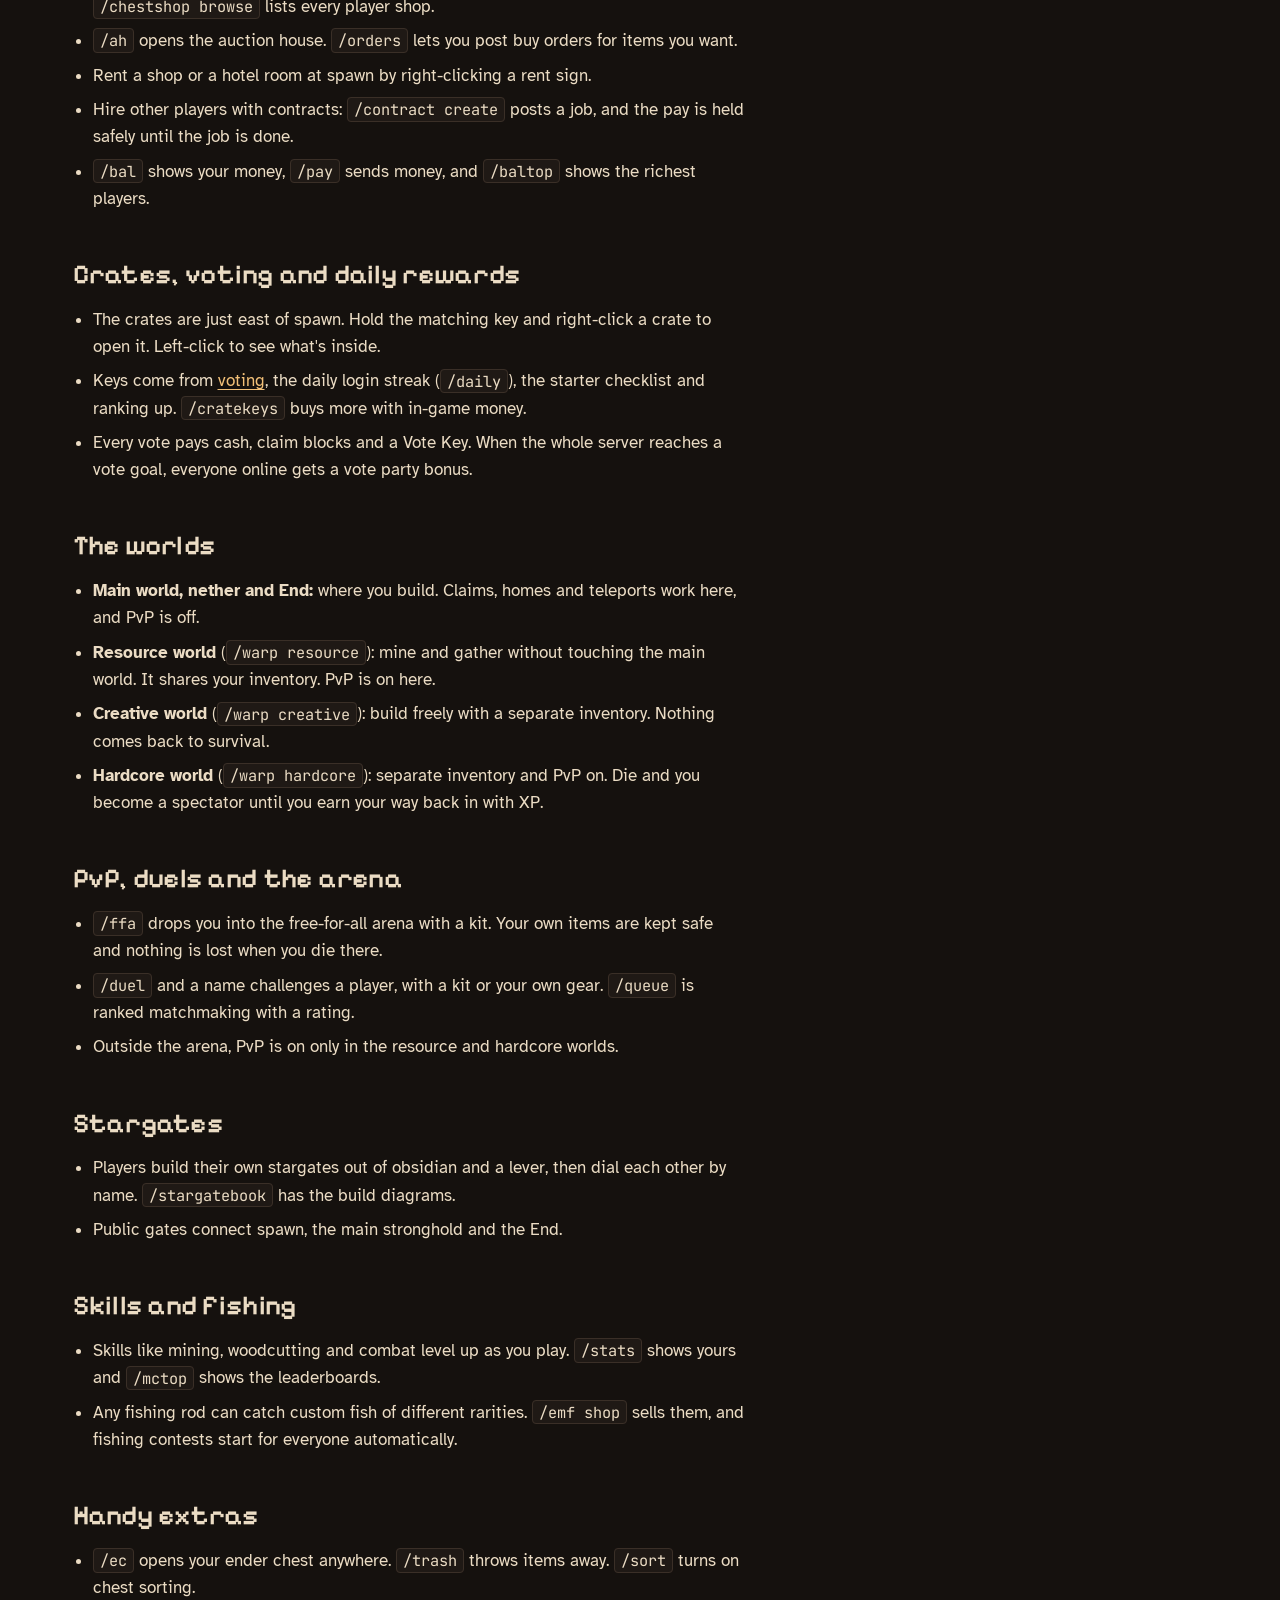
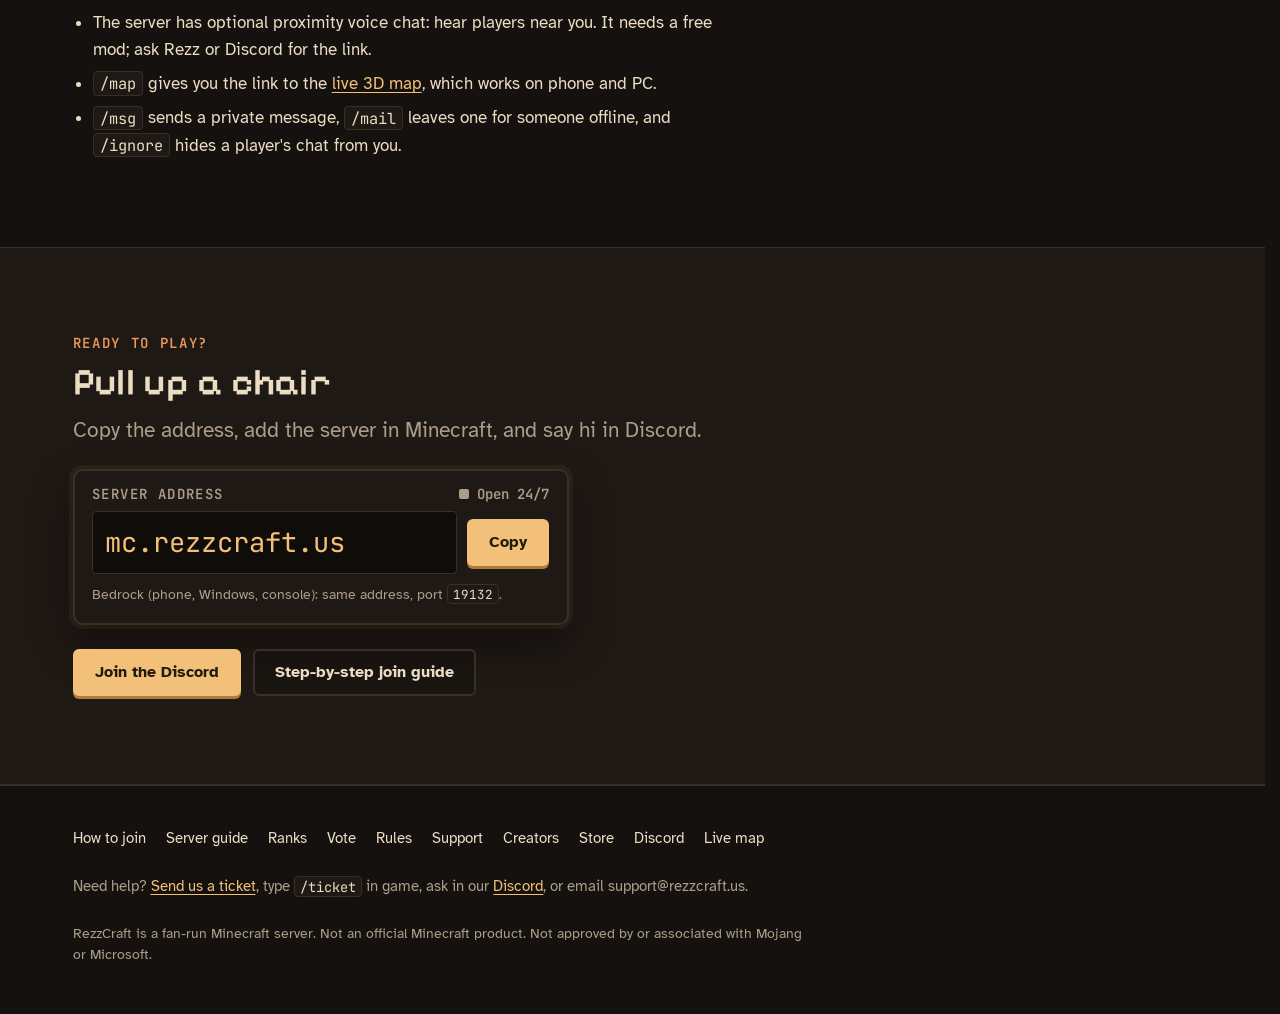
<file: guide.html>
<!doctype html>
<html lang="en">
<head>
<meta charset="utf-8">
<meta name="viewport" content="width=device-width, initial-scale=1, viewport-fit=cover">
<title>RezzCraft Server Guide: Claims, Economy, Worlds &amp; Commands</title>
<meta name="description" content="Everything you need to play on RezzCraft: land claims, homes, chest shops, the auction house, crates, voting, the five worlds, PvP, stargates and commands.">
<link rel="canonical" href="https://www.rezzcraft.us/guide.html">
<meta name="theme-color" content="#0e1511">
<meta property="og:type" content="website">
<meta property="og:site_name" content="RezzCraft">
<meta property="og:title" content="RezzCraft Server Guide: Claims, Economy, Worlds &amp; Commands">
<meta property="og:description" content="Everything you need to play on RezzCraft: land claims, homes, chest shops, the auction house, crates, voting, the five worlds, PvP, stargates and commands.">
<meta property="og:url" content="https://www.rezzcraft.us/guide.html">
<meta property="og:image" content="https://www.rezzcraft.us/assets/img/og.jpg">
<meta property="og:image:width" content="1200">
<meta property="og:image:height" content="630">
<meta name="twitter:card" content="summary_large_image">
<meta name="twitter:title" content="RezzCraft Server Guide: Claims, Economy, Worlds &amp; Commands">
<meta name="twitter:description" content="Everything you need to play on RezzCraft: land claims, homes, chest shops, the auction house, crates, voting, the five worlds, PvP, stargates and commands.">
<meta name="twitter:image" content="https://www.rezzcraft.us/assets/img/og.jpg">
<link rel="icon" type="image/png" href="favicon.png">
<link rel="apple-touch-icon" href="assets/img/icon-180.png">
<link rel="preconnect" href="https://fonts.googleapis.com">
<link rel="preconnect" href="https://fonts.gstatic.com" crossorigin>
<link rel="stylesheet" href="https://fonts.googleapis.com/css2?family=Atkinson+Hyperlegible:wght@400;700&family=JetBrains+Mono:wght@500;600&family=Pixelify+Sans:wght@500;600&display=swap">
<script>/* Halloween look until the spawn decor comes down (Nov 9, 9:10 AM CT), then the cozy MOTD look. */
if (Date.now() < Date.parse('2026-11-09T09:10:00-06:00')) document.documentElement.dataset.season = 'hallowed';</script>
<link rel="stylesheet" href="assets/style.css">
<script defer src='https://static.cloudflareinsights.com/beacon.min.js' data-cf-beacon='{"token": "1dbd931b82be495f810c839876598d52"}'></script>
</head>
<body>
<a class="skip" href="#main">Skip to content</a>
<header class="site-head">
  <div class="wrap">
    <a class="brand" href="index.html" aria-label="RezzCraft home"><img src="assets/img/icon-64.png" alt="" width="26" height="26"><span class="grad">RezzCraft</span></a>
    <button class="menu-btn" type="button" aria-expanded="false" aria-controls="nav">Menu</button>
    <nav class="nav" id="nav" aria-label="Main">
      <a href="play.html">How to join</a><a href="guide.html" aria-current="page">Guide</a><a href="bounty-board.html">Bounty Board</a><a href="map.html">Map</a><a href="ranks.html">Ranks</a><a href="vote.html">Vote</a><a href="rules.html">Rules</a><a href="support.html">Support</a>
      <a href="https://rezzcraft.buycraft.net/" rel="noopener">Store</a>
      <a class="btn btn-gold" href="https://discord.gg/ZhuBYvDWTC" rel="noopener">Join Discord</a>
    </nav>
  </div>
</header>
<main id="main">
<header class="page-head"><div class="wrap"><span class="eyebrow">Server guide</span><h1 class="grad">How RezzCraft works</h1><p>The short version of everything on the server. In game, Rezz can answer anything this page doesn't: type <code>/rezz</code> and your question.</p></div></header>
<section style="padding-top:1rem">
  <div class="wrap">
    <nav class="toc" aria-label="Guide sections"><a href="#getting-started">Getting started</a><a href="#claims">Land claims</a><a href="#homes">Homes and teleporting</a><a href="#economy">Money and trading</a><a href="#rewards">Crates, voting and daily rewards</a><a href="#worlds">The worlds</a><a href="#pvp">PvP, duels and the arena</a><a href="#stargates">Stargates</a><a href="#skills">Skills and fishing</a><a href="#more">Handy extras</a><a href="ranks.html">Ranks</a></nav>
    <div class="guide">
      <section id="getting-started" aria-labelledby="h-getting-started"><h2 id="h-getting-started">Getting started</h2><div class="prose"><ul><li>New players get a starter kit and starting cash. <code>/checklist</code> pays you for each step of learning the server, and finishing it pays a Vote Key.</li><li><code>/rtp</code> takes you somewhere open in the main world. <code>/spawn</code> brings you back. <code>/help</code> and <code>/guide</code> cover the basics.</li><li>Ask Rezz, our AI helper bot, anything with <code>/rezz</code> and your question. Only you see the answer.</li><li>Invited by a friend? <code>/refer</code> and their name in your first 48 hours rewards you both. <code>/wherefrom</code> tells us how you found us and gives you a reward too.</li></ul></div></section><section id="claims" aria-labelledby="h-claims"><h2 id="h-claims">Land claims</h2><div class="prose"><ul><li><code>/claimkit</code> gives you the claim tools and <code>/claiminfo</code> explains how claiming works. Claimed land is protected from breaking, building and chest opening.</li><li>You earn claim blocks by playing, and more from voting, daily rewards, ranks and crates. <code>/claimslist</code> shows your claims and blocks.</li><li><code>/trust</code> and a name lets a friend build with you. <code>/accesstrust</code> lets them use doors, buttons and beds only. <code>/untrust</code> removes them.</li><li><code>/claimborder</code> shows the edge of the claim you are standing in. <code>/abandonclaim</code> removes a claim and gives the blocks back.</li><li>You can claim in the main world, the nether and the End. The resource and creative worlds can't be claimed.</li></ul></div></section><section id="homes" aria-labelledby="h-homes"><h2 id="h-homes">Homes and teleporting</h2><div class="prose"><ul><li><code>/sethome</code> saves a home and <code>/home</code> takes you there. Earned and store ranks give you more homes.</li><li><code>/tpa</code> and a name asks to teleport to a friend. <code>/tpahere</code> asks them to come to you. They answer with <code>/tpaccept</code> or <code>/tpdeny</code>.</li><li><code>/warp</code> opens the warp menu with the resource, creative and hardcore worlds.</li></ul></div></section><section id="economy" aria-labelledby="h-economy"><h2 id="h-economy">Money and trading</h2><div class="prose"><ul><li><code>/sell</code> opens a menu where you sell items to the server, and <code>/shop</code> shows what the server buys and sells.</li><li>Make your own chest shop with <code>/chestshop create</code> while looking at a chest. <code>/chestshop browse</code> lists every player shop.</li><li><code>/ah</code> opens the auction house. <code>/orders</code> lets you post buy orders for items you want.</li><li>Rent a shop or a hotel room at spawn by right-clicking a rent sign.</li><li>Hire other players with contracts: <code>/contract create</code> posts a job, and the pay is held safely until the job is done.</li><li><code>/bal</code> shows your money, <code>/pay</code> sends money, and <code>/baltop</code> shows the richest players.</li></ul></div></section><section id="rewards" aria-labelledby="h-rewards"><h2 id="h-rewards">Crates, voting and daily rewards</h2><div class="prose"><ul><li>The crates are just east of spawn. Hold the matching key and right-click a crate to open it. Left-click to see what's inside.</li><li>Keys come from <a href="vote.html">voting</a>, the daily login streak (<code>/daily</code>), the starter checklist and ranking up. <code>/cratekeys</code> buys more with in-game money.</li><li>Every vote pays cash, claim blocks and a Vote Key. When the whole server reaches a vote goal, everyone online gets a vote party bonus.</li></ul></div></section><section id="worlds" aria-labelledby="h-worlds"><h2 id="h-worlds">The worlds</h2><div class="prose"><ul><li><strong>Main world, nether and End:</strong> where you build. Claims, homes and teleports work here, and PvP is off.</li><li><strong>Resource world</strong> (<code>/warp resource</code>): mine and gather without touching the main world. It shares your inventory. PvP is on here.</li><li><strong>Creative world</strong> (<code>/warp creative</code>): build freely with a separate inventory. Nothing comes back to survival.</li><li><strong>Hardcore world</strong> (<code>/warp hardcore</code>): separate inventory and PvP on. Die and you become a spectator until you earn your way back in with XP.</li></ul></div></section><section id="pvp" aria-labelledby="h-pvp"><h2 id="h-pvp">PvP, duels and the arena</h2><div class="prose"><ul><li><code>/ffa</code> drops you into the free-for-all arena with a kit. Your own items are kept safe and nothing is lost when you die there.</li><li><code>/duel</code> and a name challenges a player, with a kit or your own gear. <code>/queue</code> is ranked matchmaking with a rating.</li><li>Outside the arena, PvP is on only in the resource and hardcore worlds.</li></ul></div></section><section id="stargates" aria-labelledby="h-stargates"><h2 id="h-stargates">Stargates</h2><div class="prose"><ul><li>Players build their own stargates out of obsidian and a lever, then dial each other by name. <code>/stargatebook</code> has the build diagrams.</li><li>Public gates connect spawn, the main stronghold and the End.</li></ul></div></section><section id="skills" aria-labelledby="h-skills"><h2 id="h-skills">Skills and fishing</h2><div class="prose"><ul><li>Skills like mining, woodcutting and combat level up as you play. <code>/stats</code> shows yours and <code>/mctop</code> shows the leaderboards.</li><li>Any fishing rod can catch custom fish of different rarities. <code>/emf shop</code> sells them, and fishing contests start for everyone automatically.</li></ul></div></section><section id="more" aria-labelledby="h-more"><h2 id="h-more">Handy extras</h2><div class="prose"><ul><li><code>/ec</code> opens your ender chest anywhere. <code>/trash</code> throws items away. <code>/sort</code> turns on chest sorting.</li><li>The server has optional proximity voice chat: hear players near you. It needs a free mod; ask Rezz or Discord for the link.</li><li><code>/map</code> gives you the link to the <a href="map.html">live 3D map</a>, which works on phone and PC.</li><li><code>/msg</code> sends a private message, <code>/mail</code> leaves one for someone offline, and <code>/ignore</code> hides a player's chat from you.</li></ul></div></section>
    </div>
  </div>
</section>
<section class="band join-block" aria-labelledby="join-now">
  <div class="wrap">
    <div class="sec-head" style="margin:0"><span class="eyebrow">Ready to play?</span><h2 id="join-now">Pull up a chair</h2>
      <p>Copy the address, add the server in Minecraft, and say hi in Discord.</p></div>
    <div class="plaque">
  <div class="plaque-top"><span class="plaque-label">Server address</span><span class="status" data-state="unknown"><span class="dot"></span><span class="label">Checking status</span></span></div>
  <div class="addr"><code>mc.rezzcraft.us</code><button class="btn btn-gold copy" type="button" data-copy="mc.rezzcraft.us">Copy</button></div>
  <small>Bedrock (phone, Windows, console): same address, port <code>19132</code>.</small>
</div>
    <div class="ctas"><a class="btn btn-gold" href="https://discord.gg/ZhuBYvDWTC" rel="noopener">Join the Discord</a><a class="btn btn-ghost" href="play.html">Step-by-step join guide</a></div>
  </div>
</section>
</main>
<footer class="site-foot">
  <div class="wrap">
    <div class="foot-links">
      <a href="play.html">How to join</a><a href="guide.html">Server guide</a><a href="ranks.html">Ranks</a><a href="vote.html">Vote</a>
      <a href="rules.html">Rules</a><a href="support.html">Support</a><a href="creators.html">Creators</a><a href="https://rezzcraft.buycraft.net/" rel="noopener">Store</a><a href="https://discord.gg/ZhuBYvDWTC" rel="noopener">Discord</a><a href="map.html">Live map</a>
    </div>
    <p>Need help? <a href="support.html">Send us a ticket</a>, type <code>/ticket</code> in game, ask in our <a href="https://discord.gg/ZhuBYvDWTC" rel="noopener">Discord</a>, or email <span>support@rezzcraft.us</span>.</p>
    <p class="fine">RezzCraft is a fan-run Minecraft server. Not an official Minecraft product. Not approved by or associated with Mojang or Microsoft.</p>
  </div>
</footer>
<div class="playbar" hidden><span class="playbar-label">Play now</span><code>mc.rezzcraft.us</code><button class="btn btn-gold" type="button" data-copy="mc.rezzcraft.us">Copy IP</button><a class="playbar-discord" href="https://discord.gg/ZhuBYvDWTC" rel="noopener">Discord</a></div>
<script src="assets/site.js" defer></script>
</body>
</html>
</file>
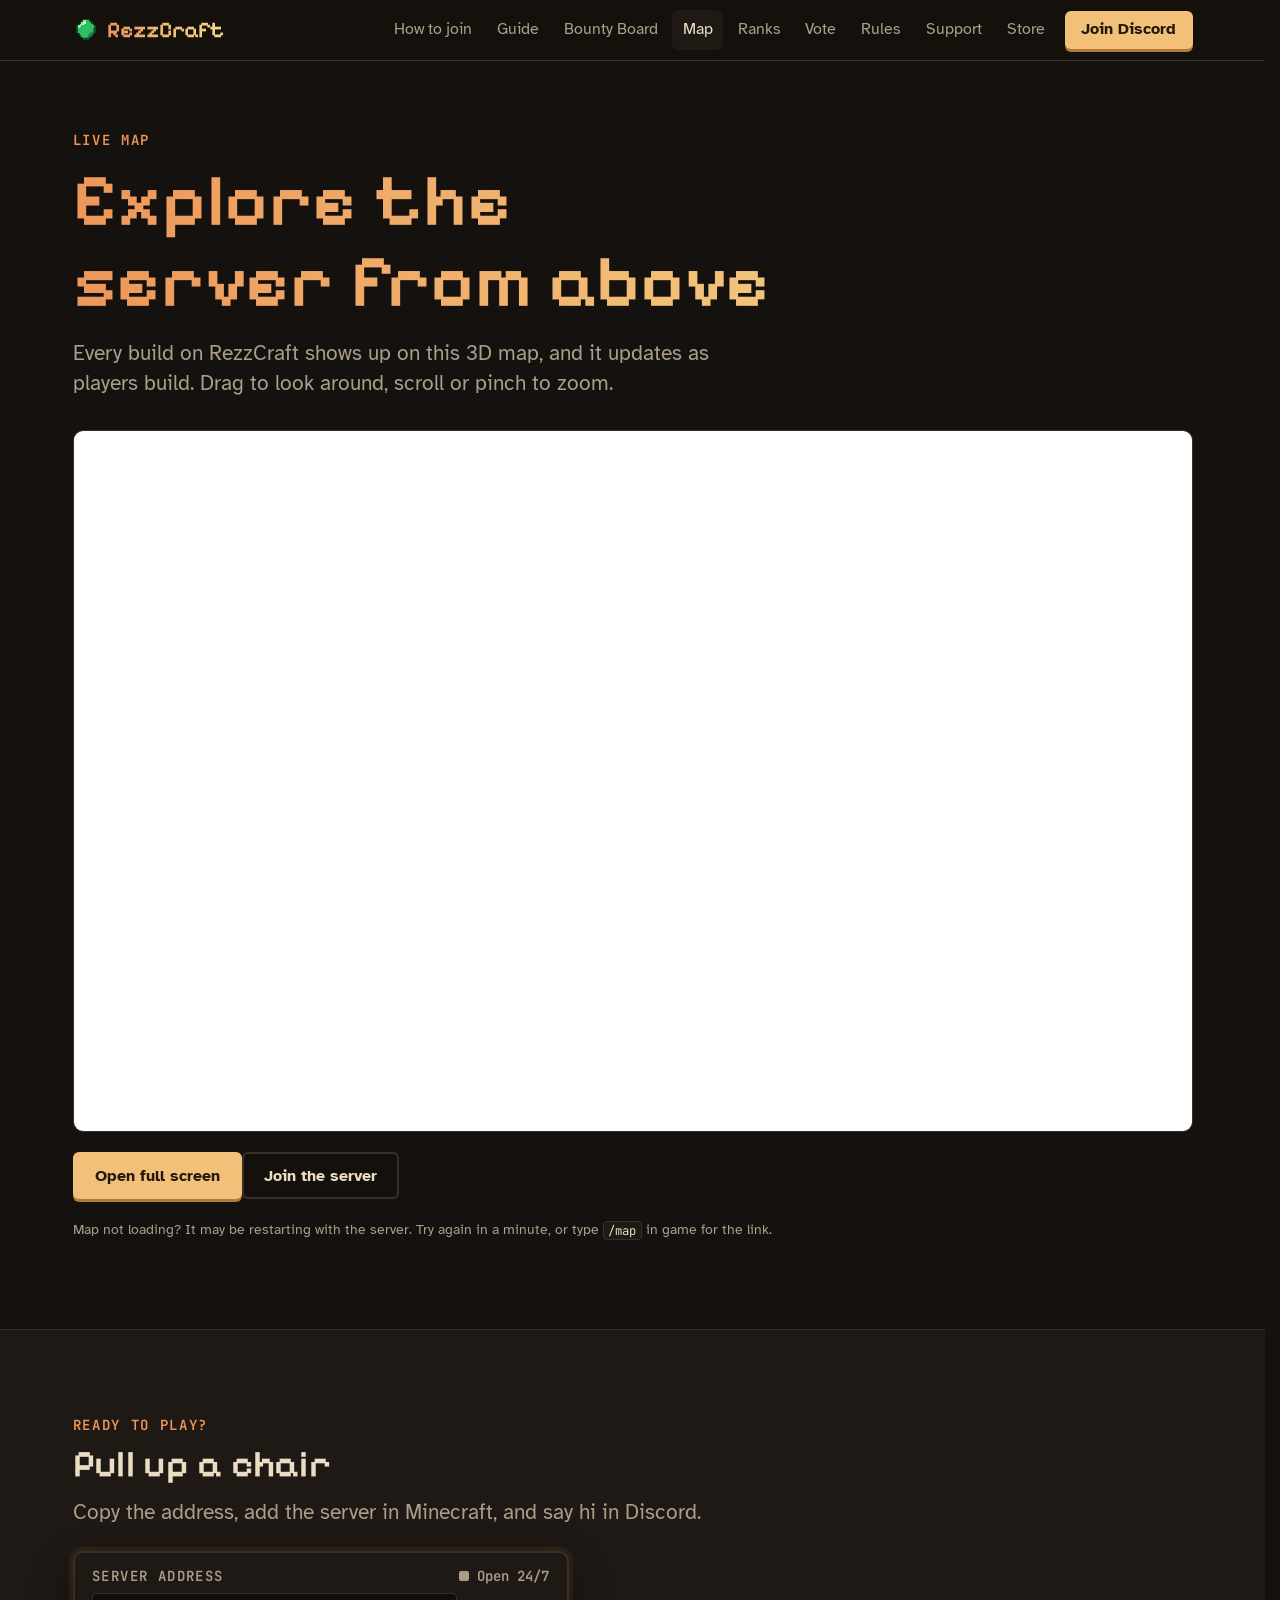
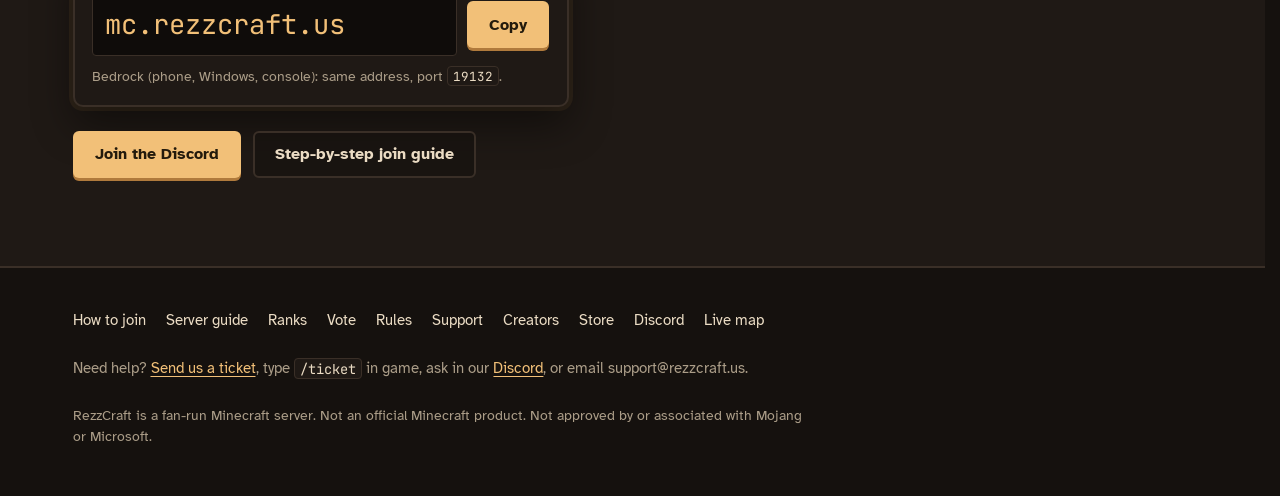
<file: map.html>
<!doctype html>
<html lang="en">
<head>
<meta charset="utf-8">
<meta name="viewport" content="width=device-width, initial-scale=1, viewport-fit=cover">
<title>RezzCraft Live Map | Explore the Server in 3D</title>
<meta name="description" content="Explore the RezzCraft Minecraft server on a live 3D map. Fly over spawn, the cherry plaza and player builds, and see who is online right now, on phone or PC.">
<link rel="canonical" href="https://www.rezzcraft.us/map.html">
<meta name="theme-color" content="#0e1511">
<meta property="og:type" content="website">
<meta property="og:site_name" content="RezzCraft">
<meta property="og:title" content="RezzCraft Live Map | Explore the Server in 3D">
<meta property="og:description" content="Explore the RezzCraft Minecraft server on a live 3D map. Fly over spawn, the cherry plaza and player builds, and see who is online right now, on phone or PC.">
<meta property="og:url" content="https://www.rezzcraft.us/map.html">
<meta property="og:image" content="https://www.rezzcraft.us/assets/img/og.jpg">
<meta property="og:image:width" content="1200">
<meta property="og:image:height" content="630">
<meta name="twitter:card" content="summary_large_image">
<meta name="twitter:title" content="RezzCraft Live Map | Explore the Server in 3D">
<meta name="twitter:description" content="Explore the RezzCraft Minecraft server on a live 3D map. Fly over spawn, the cherry plaza and player builds, and see who is online right now, on phone or PC.">
<meta name="twitter:image" content="https://www.rezzcraft.us/assets/img/og.jpg">
<link rel="icon" type="image/png" href="favicon.png">
<link rel="apple-touch-icon" href="assets/img/icon-180.png">
<link rel="preconnect" href="https://fonts.googleapis.com">
<link rel="preconnect" href="https://fonts.gstatic.com" crossorigin>
<link rel="stylesheet" href="https://fonts.googleapis.com/css2?family=Atkinson+Hyperlegible:wght@400;700&family=JetBrains+Mono:wght@500;600&family=Pixelify+Sans:wght@500;600&display=swap">
<script>/* Halloween look until the spawn decor comes down (Nov 9, 9:10 AM CT), then the cozy MOTD look. */
if (Date.now() < Date.parse('2026-11-09T09:10:00-06:00')) document.documentElement.dataset.season = 'hallowed';</script>
<link rel="stylesheet" href="assets/style.css">
<script defer src='https://static.cloudflareinsights.com/beacon.min.js' data-cf-beacon='{"token": "1dbd931b82be495f810c839876598d52"}'></script>
</head>
<body>
<a class="skip" href="#main">Skip to content</a>
<header class="site-head">
  <div class="wrap">
    <a class="brand" href="index.html" aria-label="RezzCraft home"><img src="assets/img/icon-64.png" alt="" width="26" height="26"><span class="grad">RezzCraft</span></a>
    <button class="menu-btn" type="button" aria-expanded="false" aria-controls="nav">Menu</button>
    <nav class="nav" id="nav" aria-label="Main">
      <a href="play.html">How to join</a><a href="guide.html">Guide</a><a href="bounty-board.html">Bounty Board</a><a href="map.html" aria-current="page">Map</a><a href="ranks.html">Ranks</a><a href="vote.html">Vote</a><a href="rules.html">Rules</a><a href="support.html">Support</a>
      <a href="https://rezzcraft.buycraft.net/" rel="noopener">Store</a>
      <a class="btn btn-gold" href="https://discord.gg/ZhuBYvDWTC" rel="noopener">Join Discord</a>
    </nav>
  </div>
</header>
<main id="main">
<header class="page-head"><div class="wrap"><span class="eyebrow">Live map</span><h1 class="grad">Explore the server from above</h1><p>Every build on RezzCraft shows up on this 3D map, and it updates as players build. Drag to look around, scroll or pinch to zoom.</p></div></header>
<section style="padding-top:0.5rem">
  <div class="wrap map-wrap">
    <div class="map-frame"><iframe src="https://map.rezzcraft.us" title="RezzCraft live 3D map" allow="fullscreen" referrerpolicy="no-referrer"></iframe></div>
    <div class="ctas"><a class="btn btn-gold" href="https://map.rezzcraft.us" rel="noopener" target="_blank">Open full screen</a><a class="btn btn-ghost" href="play.html">Join the server</a></div>
    <p class="muted fine">Map not loading? It may be restarting with the server. Try again in a minute, or type <code>/map</code> in game for the link.</p>
  </div>
</section>
<section class="band join-block" aria-labelledby="join-now">
  <div class="wrap">
    <div class="sec-head" style="margin:0"><span class="eyebrow">Ready to play?</span><h2 id="join-now">Pull up a chair</h2>
      <p>Copy the address, add the server in Minecraft, and say hi in Discord.</p></div>
    <div class="plaque">
  <div class="plaque-top"><span class="plaque-label">Server address</span><span class="status" data-state="unknown"><span class="dot"></span><span class="label">Checking status</span></span></div>
  <div class="addr"><code>mc.rezzcraft.us</code><button class="btn btn-gold copy" type="button" data-copy="mc.rezzcraft.us">Copy</button></div>
  <small>Bedrock (phone, Windows, console): same address, port <code>19132</code>.</small>
</div>
    <div class="ctas"><a class="btn btn-gold" href="https://discord.gg/ZhuBYvDWTC" rel="noopener">Join the Discord</a><a class="btn btn-ghost" href="play.html">Step-by-step join guide</a></div>
  </div>
</section>
</main>
<footer class="site-foot">
  <div class="wrap">
    <div class="foot-links">
      <a href="play.html">How to join</a><a href="guide.html">Server guide</a><a href="ranks.html">Ranks</a><a href="vote.html">Vote</a>
      <a href="rules.html">Rules</a><a href="support.html">Support</a><a href="creators.html">Creators</a><a href="https://rezzcraft.buycraft.net/" rel="noopener">Store</a><a href="https://discord.gg/ZhuBYvDWTC" rel="noopener">Discord</a><a href="map.html">Live map</a>
    </div>
    <p>Need help? <a href="support.html">Send us a ticket</a>, type <code>/ticket</code> in game, ask in our <a href="https://discord.gg/ZhuBYvDWTC" rel="noopener">Discord</a>, or email <span>support@rezzcraft.us</span>.</p>
    <p class="fine">RezzCraft is a fan-run Minecraft server. Not an official Minecraft product. Not approved by or associated with Mojang or Microsoft.</p>
  </div>
</footer>
<div class="playbar" hidden><span class="playbar-label">Play now</span><code>mc.rezzcraft.us</code><button class="btn btn-gold" type="button" data-copy="mc.rezzcraft.us">Copy IP</button><a class="playbar-discord" href="https://discord.gg/ZhuBYvDWTC" rel="noopener">Discord</a></div>
<script src="assets/site.js" defer></script>
</body>
</html>
</file>
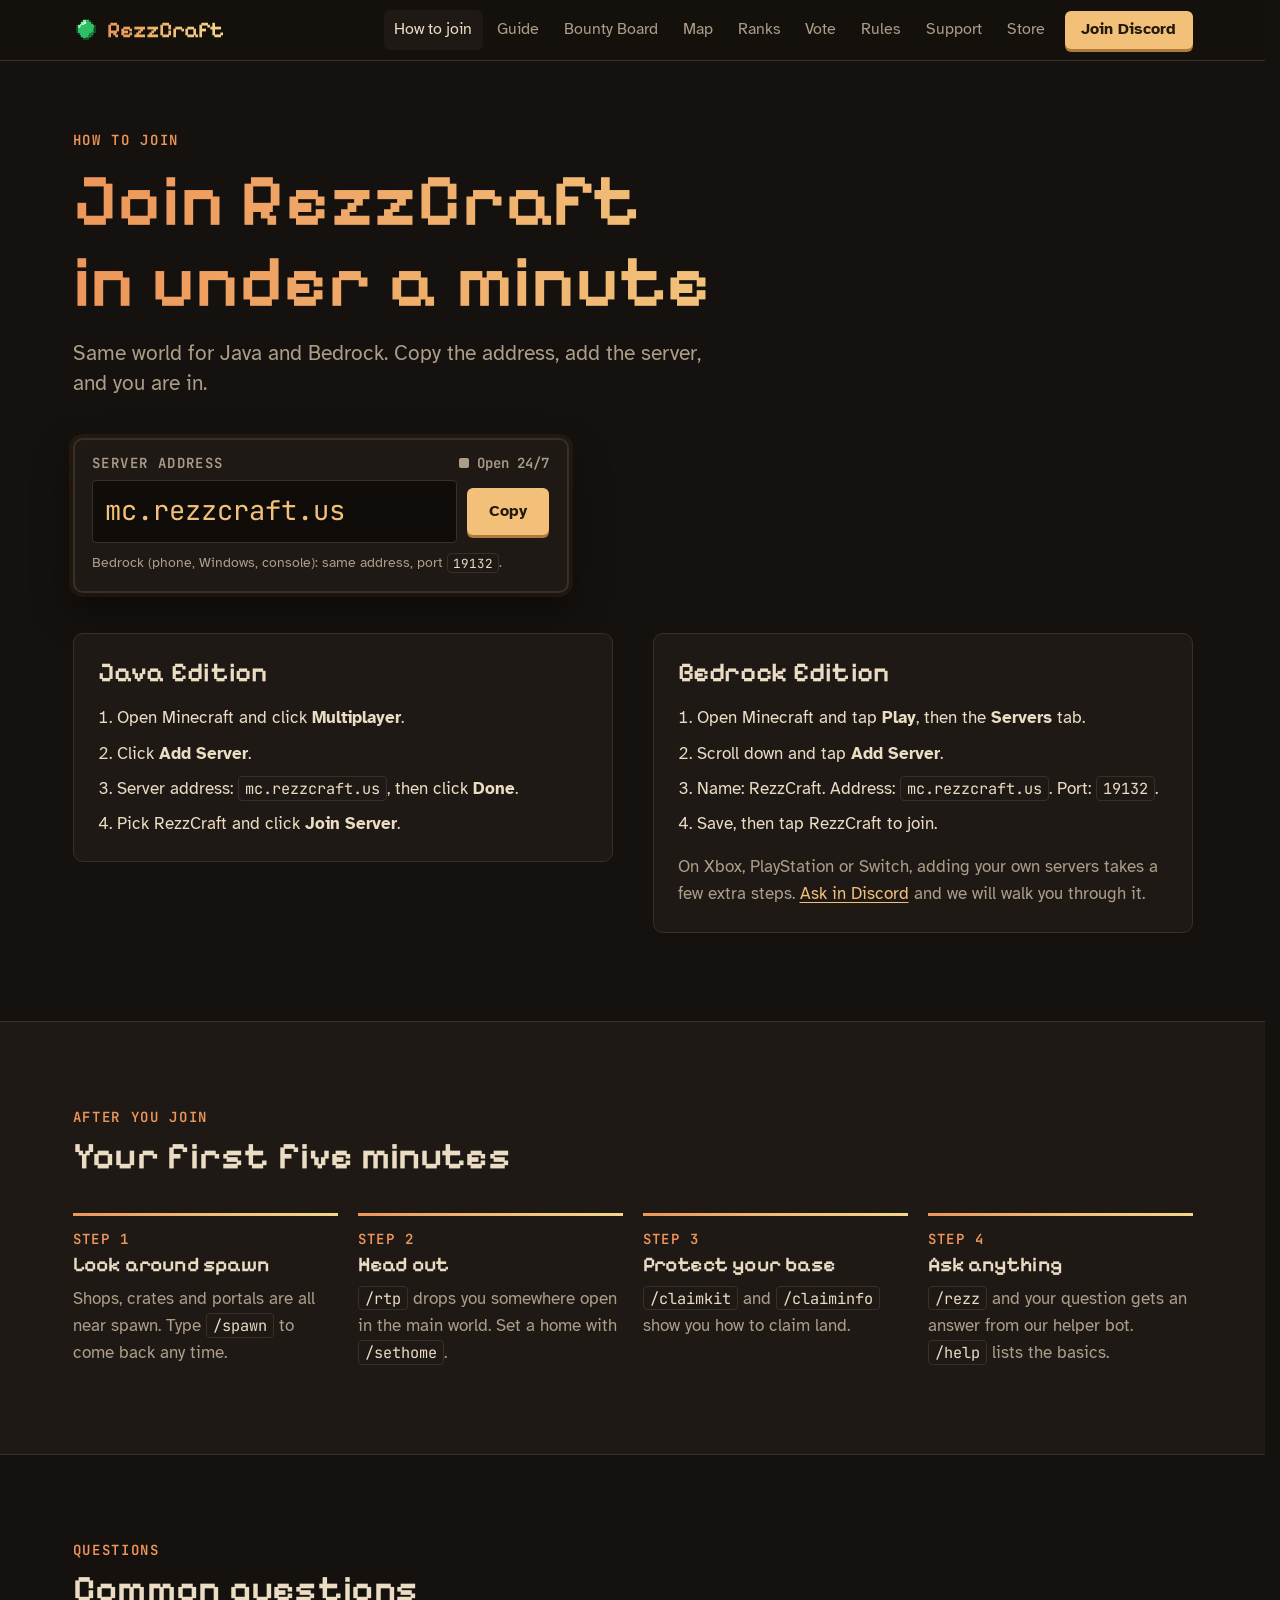
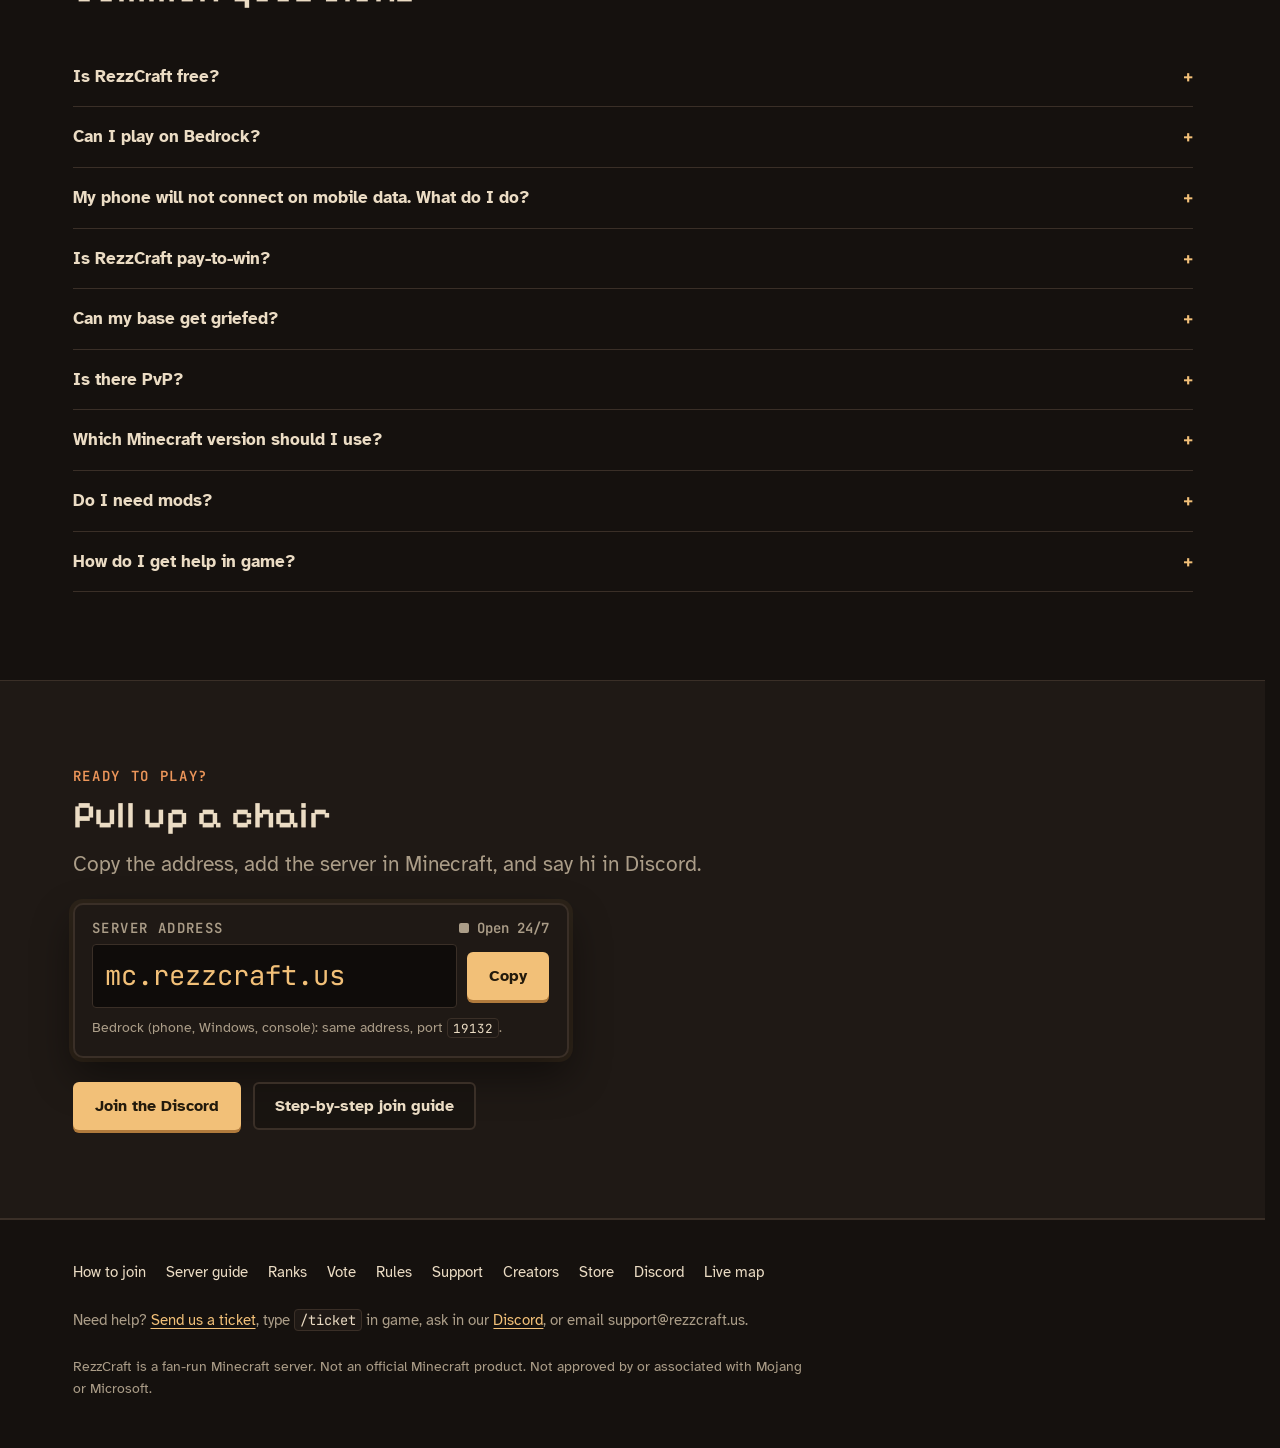
<file: play.html>
<!doctype html>
<html lang="en">
<head>
<meta charset="utf-8">
<meta name="viewport" content="width=device-width, initial-scale=1, viewport-fit=cover">
<title>How to Join RezzCraft (Java &amp; Bedrock) | mc.rezzcraft.us</title>
<meta name="description" content="Step-by-step: join the RezzCraft Minecraft server on Java or Bedrock. Server address mc.rezzcraft.us, Bedrock port 19132. Plus answers to common questions.">
<link rel="canonical" href="https://www.rezzcraft.us/play.html">
<meta name="theme-color" content="#0e1511">
<meta property="og:type" content="website">
<meta property="og:site_name" content="RezzCraft">
<meta property="og:title" content="How to Join RezzCraft (Java &amp; Bedrock) | mc.rezzcraft.us">
<meta property="og:description" content="Step-by-step: join the RezzCraft Minecraft server on Java or Bedrock. Server address mc.rezzcraft.us, Bedrock port 19132. Plus answers to common questions.">
<meta property="og:url" content="https://www.rezzcraft.us/play.html">
<meta property="og:image" content="https://www.rezzcraft.us/assets/img/og.jpg">
<meta property="og:image:width" content="1200">
<meta property="og:image:height" content="630">
<meta name="twitter:card" content="summary_large_image">
<meta name="twitter:title" content="How to Join RezzCraft (Java &amp; Bedrock) | mc.rezzcraft.us">
<meta name="twitter:description" content="Step-by-step: join the RezzCraft Minecraft server on Java or Bedrock. Server address mc.rezzcraft.us, Bedrock port 19132. Plus answers to common questions.">
<meta name="twitter:image" content="https://www.rezzcraft.us/assets/img/og.jpg">
<link rel="icon" type="image/png" href="favicon.png">
<link rel="apple-touch-icon" href="assets/img/icon-180.png">
<link rel="preconnect" href="https://fonts.googleapis.com">
<link rel="preconnect" href="https://fonts.gstatic.com" crossorigin>
<link rel="stylesheet" href="https://fonts.googleapis.com/css2?family=Atkinson+Hyperlegible:wght@400;700&family=JetBrains+Mono:wght@500;600&family=Pixelify+Sans:wght@500;600&display=swap">
<script>/* Halloween look until the spawn decor comes down (Nov 9, 9:10 AM CT), then the cozy MOTD look. */
if (Date.now() < Date.parse('2026-11-09T09:10:00-06:00')) document.documentElement.dataset.season = 'hallowed';</script>
<link rel="stylesheet" href="assets/style.css">
<script defer src='https://static.cloudflareinsights.com/beacon.min.js' data-cf-beacon='{"token": "1dbd931b82be495f810c839876598d52"}'></script>
<script type="application/ld+json">{"@context": "https://schema.org", "@type": "FAQPage", "mainEntity": [{"@type": "Question", "name": "Is RezzCraft free?", "acceptedAnswer": {"@type": "Answer", "text": "Yes. RezzCraft is free to join and play. The store is optional and only sells cosmetics and convenience perks."}}, {"@type": "Question", "name": "Can I play on Bedrock?", "acceptedAnswer": {"@type": "Answer", "text": "Yes. Java and Bedrock players share the same world. On phones and Windows, add the server with the address mc.rezzcraft.us and port 19132. On Xbox, PlayStation and Switch, adding your own servers takes a few extra steps, so ask in our Discord and we will help."}}, {"@type": "Question", "name": "My phone will not connect on mobile data. What do I do?", "acceptedAnswer": {"@type": "Answer", "text": "If tapping Join only shows a screen with Back and Play at the top, turn on the Minecraft setting Allow mobile data for servers, then try again. Join with the address rezzcraft.us and port 19132."}}, {"@type": "Question", "name": "Is RezzCraft pay-to-win?", "acceptedAnswer": {"@type": "Answer", "text": "No. Every gameplay rank is earned by playing. Store ranks add cosmetics and convenience perks and never sell gear, game money or claim blocks."}}, {"@type": "Question", "name": "Can my base get griefed?", "acceptedAnswer": {"@type": "Answer", "text": "Not if you claim it. Claimed land is protected from breaking, building and opening chests. Griefing is against the rules everywhere."}}, {"@type": "Question", "name": "Is there PvP?", "acceptedAnswer": {"@type": "Answer", "text": "PvP is off in the main world, nether and End. You can fight in the free-for-all arena, duels and ranked queues, and PvP is on in the resource world and the hardcore world."}}, {"@type": "Question", "name": "Which Minecraft version should I use?", "acceptedAnswer": {"@type": "Answer", "text": "Join with the latest version of Minecraft Java or Bedrock."}}, {"@type": "Question", "name": "Do I need mods?", "acceptedAnswer": {"@type": "Answer", "text": "No. RezzCraft works with the normal game. Proximity voice chat is optional and needs a free mod; ask Rezz or our Discord for the link."}}, {"@type": "Question", "name": "How do I get help in game?", "acceptedAnswer": {"@type": "Answer", "text": "Type /rezz and your question to ask Rezz, our AI helper bot. For problems like griefing or bugs, type /ticket and staff will answer. You can also email support@rezzcraft.us."}}]}</script>
<script type="application/ld+json">{"@context": "https://schema.org", "@type": "HowTo", "name": "How to join the RezzCraft Minecraft server (Java)", "step": [{"@type": "HowToStep", "text": "Open Minecraft Java Edition and click Multiplayer."}, {"@type": "HowToStep", "text": "Click Add Server."}, {"@type": "HowToStep", "text": "Type mc.rezzcraft.us as the server address and click Done."}, {"@type": "HowToStep", "text": "Select RezzCraft and click Join Server."}]}</script>
</head>
<body>
<a class="skip" href="#main">Skip to content</a>
<header class="site-head">
  <div class="wrap">
    <a class="brand" href="index.html" aria-label="RezzCraft home"><img src="assets/img/icon-64.png" alt="" width="26" height="26"><span class="grad">RezzCraft</span></a>
    <button class="menu-btn" type="button" aria-expanded="false" aria-controls="nav">Menu</button>
    <nav class="nav" id="nav" aria-label="Main">
      <a href="play.html" aria-current="page">How to join</a><a href="guide.html">Guide</a><a href="bounty-board.html">Bounty Board</a><a href="map.html">Map</a><a href="ranks.html">Ranks</a><a href="vote.html">Vote</a><a href="rules.html">Rules</a><a href="support.html">Support</a>
      <a href="https://rezzcraft.buycraft.net/" rel="noopener">Store</a>
      <a class="btn btn-gold" href="https://discord.gg/ZhuBYvDWTC" rel="noopener">Join Discord</a>
    </nav>
  </div>
</header>
<main id="main">
<header class="page-head"><div class="wrap"><span class="eyebrow">How to join</span><h1 class="grad">Join RezzCraft in under a minute</h1><p>Same world for Java and Bedrock. Copy the address, add the server, and you are in.</p></div></header>
<section style="padding-top:1rem">
  <div class="wrap" style="display:grid;gap:2.5rem">
    <div class="plaque">
  <div class="plaque-top"><span class="plaque-label">Server address</span><span class="status" data-state="unknown"><span class="dot"></span><span class="label">Checking status</span></span></div>
  <div class="addr"><code>mc.rezzcraft.us</code><button class="btn btn-gold copy" type="button" data-copy="mc.rezzcraft.us">Copy</button></div>
  <small>Bedrock (phone, Windows, console): same address, port <code>19132</code>.</small>
</div>
    <div class="split">
      <div class="panel"><h2 style="font-size:var(--step-2)">Java Edition</h2>
        <ol><li>Open Minecraft and click <strong>Multiplayer</strong>.</li><li>Click <strong>Add Server</strong>.</li><li>Server address: <code>mc.rezzcraft.us</code>, then click <strong>Done</strong>.</li><li>Pick RezzCraft and click <strong>Join Server</strong>.</li></ol></div>
      <div class="panel"><h2 style="font-size:var(--step-2)">Bedrock Edition</h2>
        <ol><li>Open Minecraft and tap <strong>Play</strong>, then the <strong>Servers</strong> tab.</li><li>Scroll down and tap <strong>Add Server</strong>.</li><li>Name: RezzCraft. Address: <code>mc.rezzcraft.us</code>. Port: <code>19132</code>.</li><li>Save, then tap RezzCraft to join.</li></ol>
        <p class="muted">On Xbox, PlayStation or Switch, adding your own servers takes a few extra steps. <a href="https://discord.gg/ZhuBYvDWTC" rel="noopener">Ask in Discord</a> and we will walk you through it.</p></div>
    </div>
  </div>
</section>
<section class="band" aria-labelledby="first">
  <div class="wrap">
    <div class="sec-head"><span class="eyebrow">After you join</span><h2 id="first">Your first five minutes</h2></div>
    <div class="steps">
      <div class="step"><h3>Look around spawn</h3><p>Shops, crates and portals are all near spawn. Type <code>/spawn</code> to come back any time.</p></div>
      <div class="step"><h3>Head out</h3><p><code>/rtp</code> drops you somewhere open in the main world. Set a home with <code>/sethome</code>.</p></div>
      <div class="step"><h3>Protect your base</h3><p><code>/claimkit</code> and <code>/claiminfo</code> show you how to claim land.</p></div>
      <div class="step"><h3>Ask anything</h3><p><code>/rezz</code> and your question gets an answer from our helper bot. <code>/help</code> lists the basics.</p></div>
    </div>
  </div>
</section>
<section aria-labelledby="faq">
  <div class="wrap">
    <div class="sec-head"><span class="eyebrow">Questions</span><h2 id="faq">Common questions</h2></div>
    <details><summary>Is RezzCraft free?</summary><p>Yes. RezzCraft is free to join and play. The store is optional and only sells cosmetics and convenience perks.</p></details><details><summary>Can I play on Bedrock?</summary><p>Yes. Java and Bedrock players share the same world. On phones and Windows, add the server with the address mc.rezzcraft.us and port 19132. On Xbox, PlayStation and Switch, adding your own servers takes a few extra steps, so ask in our Discord and we will help.</p></details><details><summary>My phone will not connect on mobile data. What do I do?</summary><p>If tapping Join only shows a screen with Back and Play at the top, turn on the Minecraft setting Allow mobile data for servers, then try again. Join with the address rezzcraft.us and port 19132.</p></details><details><summary>Is RezzCraft pay-to-win?</summary><p>No. Every gameplay rank is earned by playing. Store ranks add cosmetics and convenience perks and never sell gear, game money or claim blocks.</p></details><details><summary>Can my base get griefed?</summary><p>Not if you claim it. Claimed land is protected from breaking, building and opening chests. Griefing is against the rules everywhere.</p></details><details><summary>Is there PvP?</summary><p>PvP is off in the main world, nether and End. You can fight in the free-for-all arena, duels and ranked queues, and PvP is on in the resource world and the hardcore world.</p></details><details><summary>Which Minecraft version should I use?</summary><p>Join with the latest version of Minecraft Java or Bedrock.</p></details><details><summary>Do I need mods?</summary><p>No. RezzCraft works with the normal game. Proximity voice chat is optional and needs a free mod; ask Rezz or our Discord for the link.</p></details><details><summary>How do I get help in game?</summary><p>Type /rezz and your question to ask Rezz, our AI helper bot. For problems like griefing or bugs, type /ticket and staff will answer. You can also email support@rezzcraft.us.</p></details>
  </div>
</section>
<section class="band join-block" aria-labelledby="join-now">
  <div class="wrap">
    <div class="sec-head" style="margin:0"><span class="eyebrow">Ready to play?</span><h2 id="join-now">Pull up a chair</h2>
      <p>Copy the address, add the server in Minecraft, and say hi in Discord.</p></div>
    <div class="plaque">
  <div class="plaque-top"><span class="plaque-label">Server address</span><span class="status" data-state="unknown"><span class="dot"></span><span class="label">Checking status</span></span></div>
  <div class="addr"><code>mc.rezzcraft.us</code><button class="btn btn-gold copy" type="button" data-copy="mc.rezzcraft.us">Copy</button></div>
  <small>Bedrock (phone, Windows, console): same address, port <code>19132</code>.</small>
</div>
    <div class="ctas"><a class="btn btn-gold" href="https://discord.gg/ZhuBYvDWTC" rel="noopener">Join the Discord</a><a class="btn btn-ghost" href="play.html">Step-by-step join guide</a></div>
  </div>
</section>
</main>
<footer class="site-foot">
  <div class="wrap">
    <div class="foot-links">
      <a href="play.html">How to join</a><a href="guide.html">Server guide</a><a href="ranks.html">Ranks</a><a href="vote.html">Vote</a>
      <a href="rules.html">Rules</a><a href="support.html">Support</a><a href="creators.html">Creators</a><a href="https://rezzcraft.buycraft.net/" rel="noopener">Store</a><a href="https://discord.gg/ZhuBYvDWTC" rel="noopener">Discord</a><a href="map.html">Live map</a>
    </div>
    <p>Need help? <a href="support.html">Send us a ticket</a>, type <code>/ticket</code> in game, ask in our <a href="https://discord.gg/ZhuBYvDWTC" rel="noopener">Discord</a>, or email <span>support@rezzcraft.us</span>.</p>
    <p class="fine">RezzCraft is a fan-run Minecraft server. Not an official Minecraft product. Not approved by or associated with Mojang or Microsoft.</p>
  </div>
</footer>
<div class="playbar" hidden><span class="playbar-label">Play now</span><code>mc.rezzcraft.us</code><button class="btn btn-gold" type="button" data-copy="mc.rezzcraft.us">Copy IP</button><a class="playbar-discord" href="https://discord.gg/ZhuBYvDWTC" rel="noopener">Discord</a></div>
<script src="assets/site.js" defer></script>
</body>
</html>
</file>
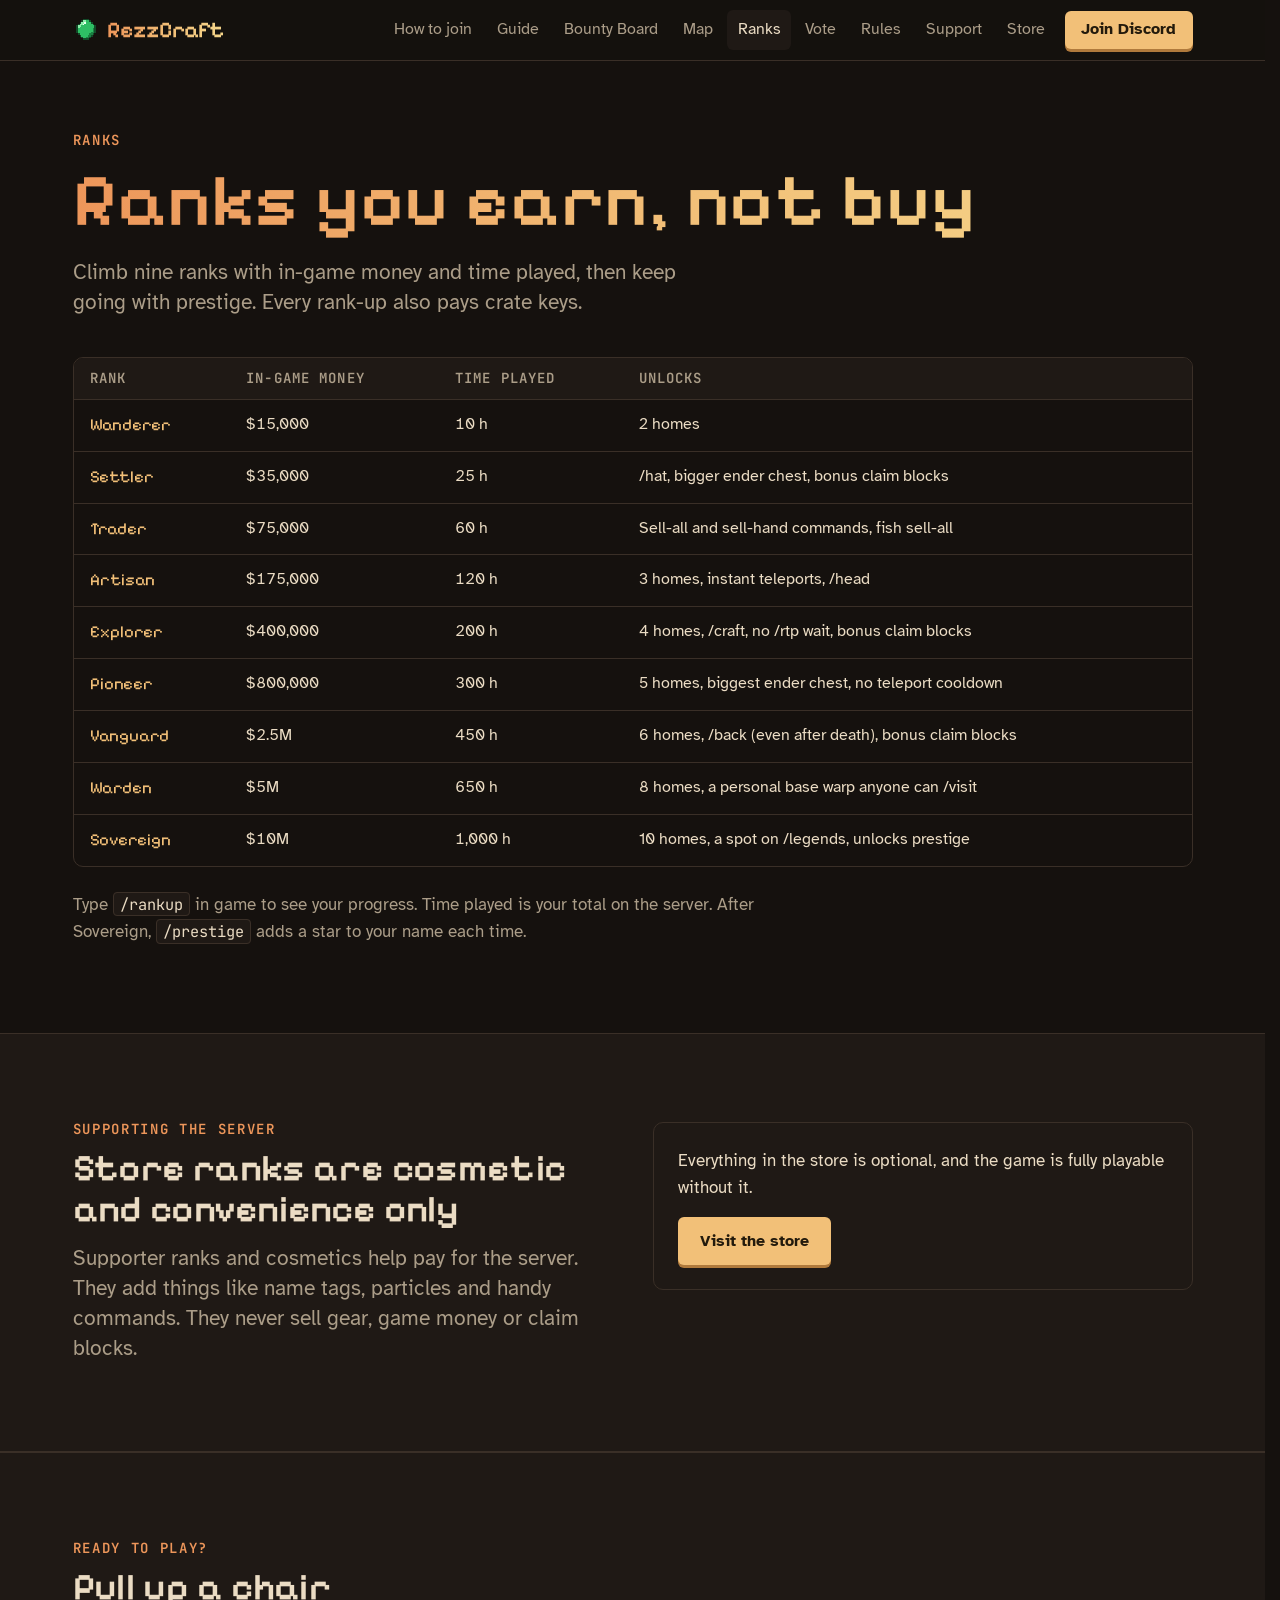
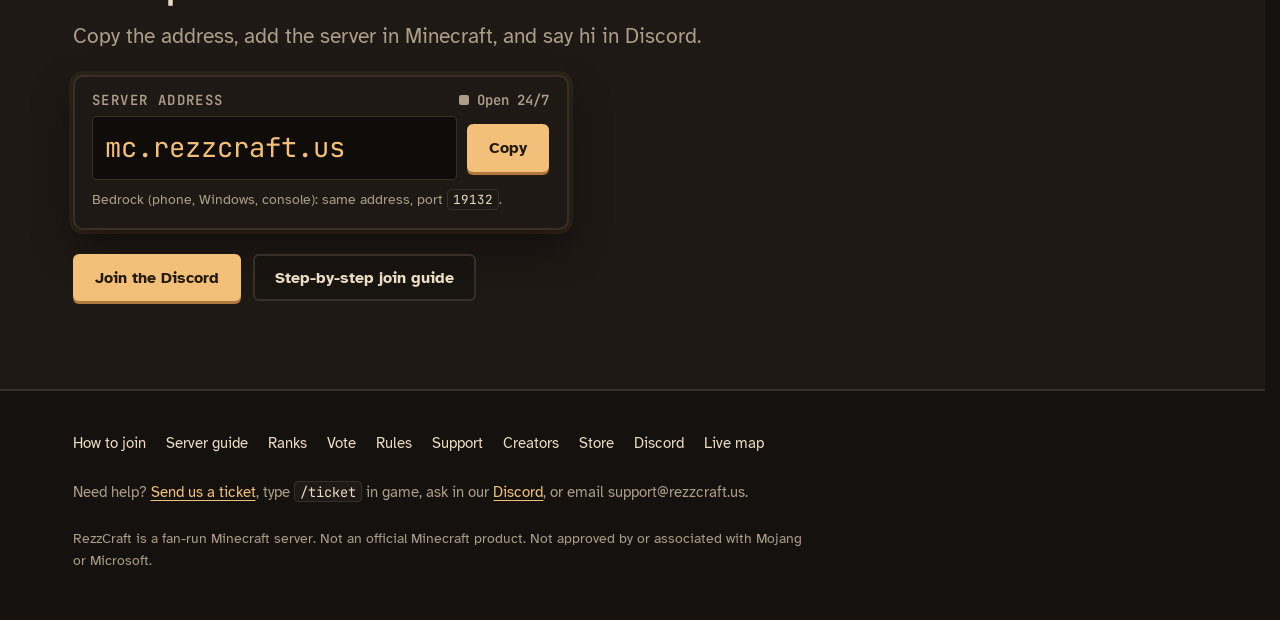
<file: ranks.html>
<!doctype html>
<html lang="en">
<head>
<meta charset="utf-8">
<meta name="viewport" content="width=device-width, initial-scale=1, viewport-fit=cover">
<title>RezzCraft Ranks: Earn Your Way Up by Playing</title>
<meta name="description" content="RezzCraft ranks are earned with in-game money and time played: nine ranks from Wanderer to Sovereign, then prestige. See what each costs and unlocks.">
<link rel="canonical" href="https://www.rezzcraft.us/ranks.html">
<meta name="theme-color" content="#0e1511">
<meta property="og:type" content="website">
<meta property="og:site_name" content="RezzCraft">
<meta property="og:title" content="RezzCraft Ranks: Earn Your Way Up by Playing">
<meta property="og:description" content="RezzCraft ranks are earned with in-game money and time played: nine ranks from Wanderer to Sovereign, then prestige. See what each costs and unlocks.">
<meta property="og:url" content="https://www.rezzcraft.us/ranks.html">
<meta property="og:image" content="https://www.rezzcraft.us/assets/img/og.jpg">
<meta property="og:image:width" content="1200">
<meta property="og:image:height" content="630">
<meta name="twitter:card" content="summary_large_image">
<meta name="twitter:title" content="RezzCraft Ranks: Earn Your Way Up by Playing">
<meta name="twitter:description" content="RezzCraft ranks are earned with in-game money and time played: nine ranks from Wanderer to Sovereign, then prestige. See what each costs and unlocks.">
<meta name="twitter:image" content="https://www.rezzcraft.us/assets/img/og.jpg">
<link rel="icon" type="image/png" href="favicon.png">
<link rel="apple-touch-icon" href="assets/img/icon-180.png">
<link rel="preconnect" href="https://fonts.googleapis.com">
<link rel="preconnect" href="https://fonts.gstatic.com" crossorigin>
<link rel="stylesheet" href="https://fonts.googleapis.com/css2?family=Atkinson+Hyperlegible:wght@400;700&family=JetBrains+Mono:wght@500;600&family=Pixelify+Sans:wght@500;600&display=swap">
<script>/* Halloween look until the spawn decor comes down (Nov 9, 9:10 AM CT), then the cozy MOTD look. */
if (Date.now() < Date.parse('2026-11-09T09:10:00-06:00')) document.documentElement.dataset.season = 'hallowed';</script>
<link rel="stylesheet" href="assets/style.css">
<script defer src='https://static.cloudflareinsights.com/beacon.min.js' data-cf-beacon='{"token": "1dbd931b82be495f810c839876598d52"}'></script>
</head>
<body>
<a class="skip" href="#main">Skip to content</a>
<header class="site-head">
  <div class="wrap">
    <a class="brand" href="index.html" aria-label="RezzCraft home"><img src="assets/img/icon-64.png" alt="" width="26" height="26"><span class="grad">RezzCraft</span></a>
    <button class="menu-btn" type="button" aria-expanded="false" aria-controls="nav">Menu</button>
    <nav class="nav" id="nav" aria-label="Main">
      <a href="play.html">How to join</a><a href="guide.html">Guide</a><a href="bounty-board.html">Bounty Board</a><a href="map.html">Map</a><a href="ranks.html" aria-current="page">Ranks</a><a href="vote.html">Vote</a><a href="rules.html">Rules</a><a href="support.html">Support</a>
      <a href="https://rezzcraft.buycraft.net/" rel="noopener">Store</a>
      <a class="btn btn-gold" href="https://discord.gg/ZhuBYvDWTC" rel="noopener">Join Discord</a>
    </nav>
  </div>
</header>
<main id="main">
<header class="page-head"><div class="wrap"><span class="eyebrow">Ranks</span><h1 class="grad">Ranks you earn, not buy</h1><p>Climb nine ranks with in-game money and time played, then keep going with prestige. Every rank-up also pays crate keys.</p></div></header>
<section style="padding-top:1rem">
  <div class="wrap" style="display:grid;gap:1.5rem">
    <div class="table-wrap"><table>
      <thead><tr><th scope="col">Rank</th><th scope="col">In-game money</th><th scope="col">Time played</th><th scope="col">Unlocks</th></tr></thead>
      <tbody><tr><td><span class="tag">Wanderer</span></td><td class="num">$15,000</td><td class="num">10 h</td><td>2 homes</td></tr><tr><td><span class="tag">Settler</span></td><td class="num">$35,000</td><td class="num">25 h</td><td>/hat, bigger ender chest, bonus claim blocks</td></tr><tr><td><span class="tag">Trader</span></td><td class="num">$75,000</td><td class="num">60 h</td><td>Sell-all and sell-hand commands, fish sell-all</td></tr><tr><td><span class="tag">Artisan</span></td><td class="num">$175,000</td><td class="num">120 h</td><td>3 homes, instant teleports, /head</td></tr><tr><td><span class="tag">Explorer</span></td><td class="num">$400,000</td><td class="num">200 h</td><td>4 homes, /craft, no /rtp wait, bonus claim blocks</td></tr><tr><td><span class="tag">Pioneer</span></td><td class="num">$800,000</td><td class="num">300 h</td><td>5 homes, biggest ender chest, no teleport cooldown</td></tr><tr><td><span class="tag">Vanguard</span></td><td class="num">$2.5M</td><td class="num">450 h</td><td>6 homes, /back (even after death), bonus claim blocks</td></tr><tr><td><span class="tag">Warden</span></td><td class="num">$5M</td><td class="num">650 h</td><td>8 homes, a personal base warp anyone can /visit</td></tr><tr><td><span class="tag">Sovereign</span></td><td class="num">$10M</td><td class="num">1,000 h</td><td>10 homes, a spot on /legends, unlocks prestige</td></tr></tbody>
    </table></div>
    <p class="muted" style="max-width:44rem">Type <code>/rankup</code> in game to see your progress. Time played is your total on the server. After Sovereign, <code>/prestige</code> adds a star to your name each time.</p>
  </div>
</section>
<section class="band" aria-labelledby="store">
  <div class="wrap split">
    <div class="sec-head" style="margin:0"><span class="eyebrow">Supporting the server</span><h2 id="store">Store ranks are cosmetic and convenience only</h2>
      <p>Supporter ranks and cosmetics help pay for the server. They add things like name tags, particles and handy commands. They never sell gear, game money or claim blocks.</p></div>
    <div class="panel"><p>Everything in the store is optional, and the game is fully playable without it.</p><a class="btn btn-gold" href="https://rezzcraft.buycraft.net/" rel="noopener" style="justify-self:start">Visit the store</a></div>
  </div>
</section>
<section class="band join-block" aria-labelledby="join-now">
  <div class="wrap">
    <div class="sec-head" style="margin:0"><span class="eyebrow">Ready to play?</span><h2 id="join-now">Pull up a chair</h2>
      <p>Copy the address, add the server in Minecraft, and say hi in Discord.</p></div>
    <div class="plaque">
  <div class="plaque-top"><span class="plaque-label">Server address</span><span class="status" data-state="unknown"><span class="dot"></span><span class="label">Checking status</span></span></div>
  <div class="addr"><code>mc.rezzcraft.us</code><button class="btn btn-gold copy" type="button" data-copy="mc.rezzcraft.us">Copy</button></div>
  <small>Bedrock (phone, Windows, console): same address, port <code>19132</code>.</small>
</div>
    <div class="ctas"><a class="btn btn-gold" href="https://discord.gg/ZhuBYvDWTC" rel="noopener">Join the Discord</a><a class="btn btn-ghost" href="play.html">Step-by-step join guide</a></div>
  </div>
</section>
</main>
<footer class="site-foot">
  <div class="wrap">
    <div class="foot-links">
      <a href="play.html">How to join</a><a href="guide.html">Server guide</a><a href="ranks.html">Ranks</a><a href="vote.html">Vote</a>
      <a href="rules.html">Rules</a><a href="support.html">Support</a><a href="creators.html">Creators</a><a href="https://rezzcraft.buycraft.net/" rel="noopener">Store</a><a href="https://discord.gg/ZhuBYvDWTC" rel="noopener">Discord</a><a href="map.html">Live map</a>
    </div>
    <p>Need help? <a href="support.html">Send us a ticket</a>, type <code>/ticket</code> in game, ask in our <a href="https://discord.gg/ZhuBYvDWTC" rel="noopener">Discord</a>, or email <span>support@rezzcraft.us</span>.</p>
    <p class="fine">RezzCraft is a fan-run Minecraft server. Not an official Minecraft product. Not approved by or associated with Mojang or Microsoft.</p>
  </div>
</footer>
<div class="playbar" hidden><span class="playbar-label">Play now</span><code>mc.rezzcraft.us</code><button class="btn btn-gold" type="button" data-copy="mc.rezzcraft.us">Copy IP</button><a class="playbar-discord" href="https://discord.gg/ZhuBYvDWTC" rel="noopener">Discord</a></div>
<script src="assets/site.js" defer></script>
</body>
</html>
</file>
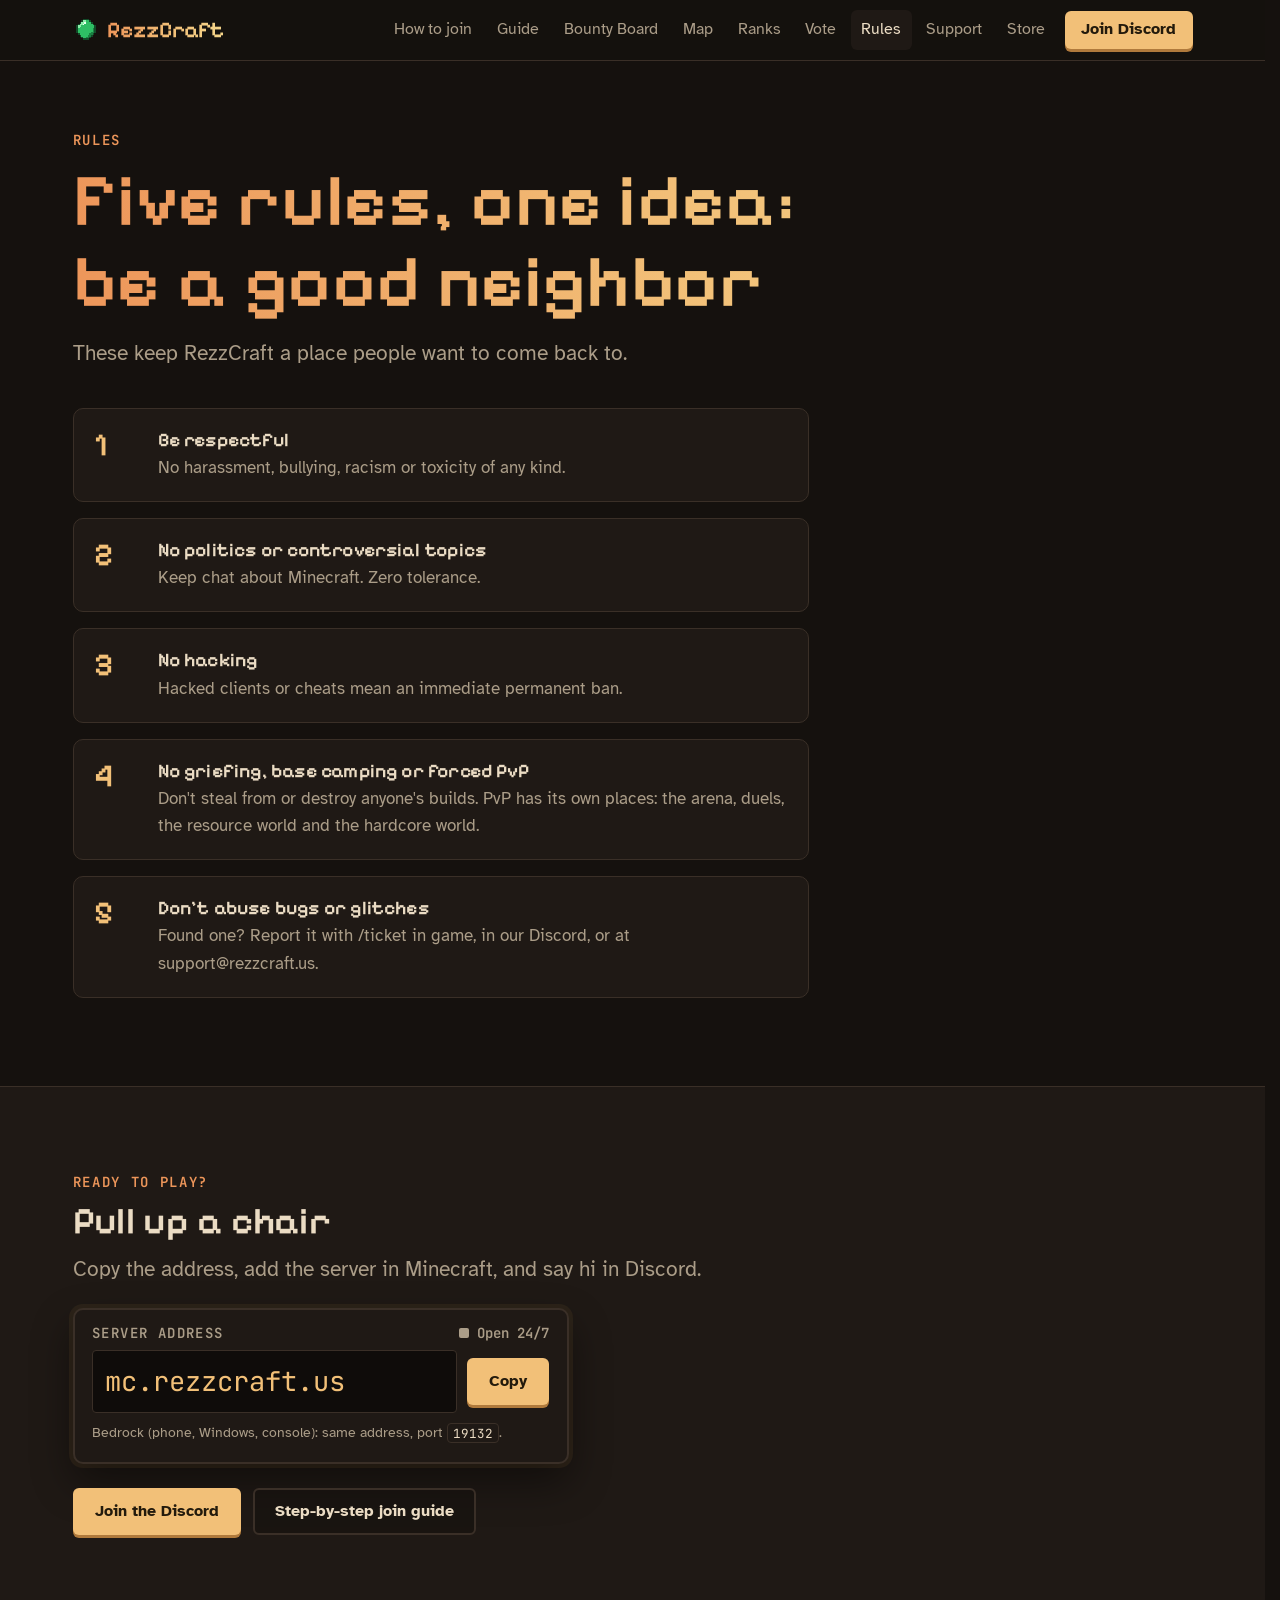
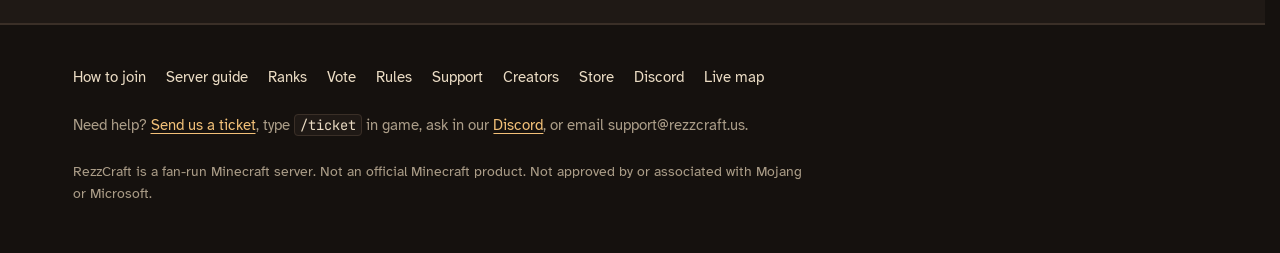
<file: rules.html>
<!doctype html>
<html lang="en">
<head>
<meta charset="utf-8">
<meta name="viewport" content="width=device-width, initial-scale=1, viewport-fit=cover">
<title>RezzCraft Server Rules</title>
<meta name="description" content="The five RezzCraft Minecraft server rules: be respectful, no politics, no hacking, no griefing or forced PvP, and report bugs instead of abusing them.">
<link rel="canonical" href="https://www.rezzcraft.us/rules.html">
<meta name="theme-color" content="#0e1511">
<meta property="og:type" content="website">
<meta property="og:site_name" content="RezzCraft">
<meta property="og:title" content="RezzCraft Server Rules">
<meta property="og:description" content="The five RezzCraft Minecraft server rules: be respectful, no politics, no hacking, no griefing or forced PvP, and report bugs instead of abusing them.">
<meta property="og:url" content="https://www.rezzcraft.us/rules.html">
<meta property="og:image" content="https://www.rezzcraft.us/assets/img/og.jpg">
<meta property="og:image:width" content="1200">
<meta property="og:image:height" content="630">
<meta name="twitter:card" content="summary_large_image">
<meta name="twitter:title" content="RezzCraft Server Rules">
<meta name="twitter:description" content="The five RezzCraft Minecraft server rules: be respectful, no politics, no hacking, no griefing or forced PvP, and report bugs instead of abusing them.">
<meta name="twitter:image" content="https://www.rezzcraft.us/assets/img/og.jpg">
<link rel="icon" type="image/png" href="favicon.png">
<link rel="apple-touch-icon" href="assets/img/icon-180.png">
<link rel="preconnect" href="https://fonts.googleapis.com">
<link rel="preconnect" href="https://fonts.gstatic.com" crossorigin>
<link rel="stylesheet" href="https://fonts.googleapis.com/css2?family=Atkinson+Hyperlegible:wght@400;700&family=JetBrains+Mono:wght@500;600&family=Pixelify+Sans:wght@500;600&display=swap">
<script>/* Halloween look until the spawn decor comes down (Nov 9, 9:10 AM CT), then the cozy MOTD look. */
if (Date.now() < Date.parse('2026-11-09T09:10:00-06:00')) document.documentElement.dataset.season = 'hallowed';</script>
<link rel="stylesheet" href="assets/style.css">
<script defer src='https://static.cloudflareinsights.com/beacon.min.js' data-cf-beacon='{"token": "1dbd931b82be495f810c839876598d52"}'></script>
</head>
<body>
<a class="skip" href="#main">Skip to content</a>
<header class="site-head">
  <div class="wrap">
    <a class="brand" href="index.html" aria-label="RezzCraft home"><img src="assets/img/icon-64.png" alt="" width="26" height="26"><span class="grad">RezzCraft</span></a>
    <button class="menu-btn" type="button" aria-expanded="false" aria-controls="nav">Menu</button>
    <nav class="nav" id="nav" aria-label="Main">
      <a href="play.html">How to join</a><a href="guide.html">Guide</a><a href="bounty-board.html">Bounty Board</a><a href="map.html">Map</a><a href="ranks.html">Ranks</a><a href="vote.html">Vote</a><a href="rules.html" aria-current="page">Rules</a><a href="support.html">Support</a>
      <a href="https://rezzcraft.buycraft.net/" rel="noopener">Store</a>
      <a class="btn btn-gold" href="https://discord.gg/ZhuBYvDWTC" rel="noopener">Join Discord</a>
    </nav>
  </div>
</header>
<main id="main">
<header class="page-head"><div class="wrap"><span class="eyebrow">Rules</span><h1 class="grad">Five rules, one idea: be a good neighbor</h1><p>These keep RezzCraft a place people want to come back to.</p></div></header>
<section style="padding-top:1rem"><div class="wrap"><ol class="rules"><li><h3>Be respectful</h3><p>No harassment, bullying, racism or toxicity of any kind.</p></li><li><h3>No politics or controversial topics</h3><p>Keep chat about Minecraft. Zero tolerance.</p></li><li><h3>No hacking</h3><p>Hacked clients or cheats mean an immediate permanent ban.</p></li><li><h3>No griefing, base camping or forced PvP</h3><p>Don't steal from or destroy anyone's builds. PvP has its own places: the arena, duels, the resource world and the hardcore world.</p></li><li><h3>Don't abuse bugs or glitches</h3><p>Found one? Report it with /ticket in game, in our Discord, or at support@rezzcraft.us.</p></li></ol></div></section>
<section class="band join-block" aria-labelledby="join-now">
  <div class="wrap">
    <div class="sec-head" style="margin:0"><span class="eyebrow">Ready to play?</span><h2 id="join-now">Pull up a chair</h2>
      <p>Copy the address, add the server in Minecraft, and say hi in Discord.</p></div>
    <div class="plaque">
  <div class="plaque-top"><span class="plaque-label">Server address</span><span class="status" data-state="unknown"><span class="dot"></span><span class="label">Checking status</span></span></div>
  <div class="addr"><code>mc.rezzcraft.us</code><button class="btn btn-gold copy" type="button" data-copy="mc.rezzcraft.us">Copy</button></div>
  <small>Bedrock (phone, Windows, console): same address, port <code>19132</code>.</small>
</div>
    <div class="ctas"><a class="btn btn-gold" href="https://discord.gg/ZhuBYvDWTC" rel="noopener">Join the Discord</a><a class="btn btn-ghost" href="play.html">Step-by-step join guide</a></div>
  </div>
</section>
</main>
<footer class="site-foot">
  <div class="wrap">
    <div class="foot-links">
      <a href="play.html">How to join</a><a href="guide.html">Server guide</a><a href="ranks.html">Ranks</a><a href="vote.html">Vote</a>
      <a href="rules.html">Rules</a><a href="support.html">Support</a><a href="creators.html">Creators</a><a href="https://rezzcraft.buycraft.net/" rel="noopener">Store</a><a href="https://discord.gg/ZhuBYvDWTC" rel="noopener">Discord</a><a href="map.html">Live map</a>
    </div>
    <p>Need help? <a href="support.html">Send us a ticket</a>, type <code>/ticket</code> in game, ask in our <a href="https://discord.gg/ZhuBYvDWTC" rel="noopener">Discord</a>, or email <span>support@rezzcraft.us</span>.</p>
    <p class="fine">RezzCraft is a fan-run Minecraft server. Not an official Minecraft product. Not approved by or associated with Mojang or Microsoft.</p>
  </div>
</footer>
<div class="playbar" hidden><span class="playbar-label">Play now</span><code>mc.rezzcraft.us</code><button class="btn btn-gold" type="button" data-copy="mc.rezzcraft.us">Copy IP</button><a class="playbar-discord" href="https://discord.gg/ZhuBYvDWTC" rel="noopener">Discord</a></div>
<script src="assets/site.js" defer></script>
</body>
</html>
</file>
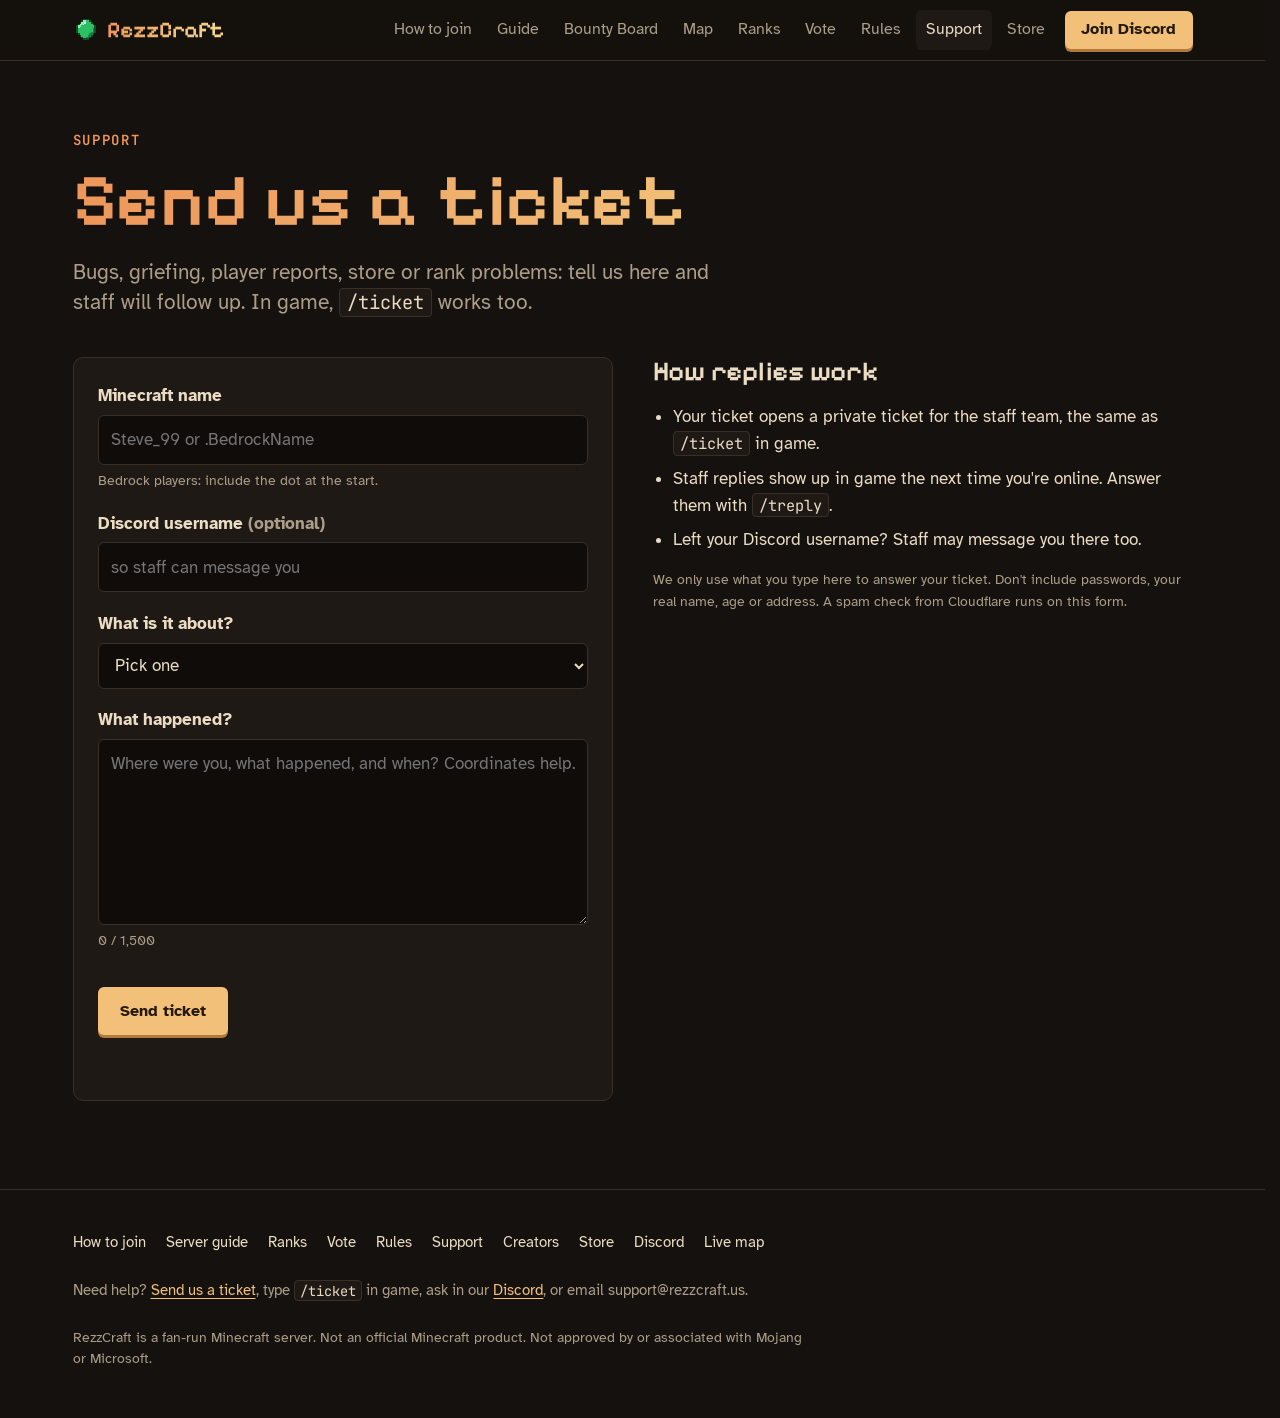
<file: support.html>
<!doctype html>
<html lang="en">
<head>
<meta charset="utf-8">
<meta name="viewport" content="width=device-width, initial-scale=1, viewport-fit=cover">
<title>RezzCraft Support | Send a Ticket to Staff</title>
<meta name="description" content="Need help on the RezzCraft Minecraft server? Send a support ticket to staff for bugs, griefing, player reports, store questions or account problems.">
<link rel="canonical" href="https://www.rezzcraft.us/support.html">
<meta name="theme-color" content="#0e1511">
<meta property="og:type" content="website">
<meta property="og:site_name" content="RezzCraft">
<meta property="og:title" content="RezzCraft Support | Send a Ticket to Staff">
<meta property="og:description" content="Need help on the RezzCraft Minecraft server? Send a support ticket to staff for bugs, griefing, player reports, store questions or account problems.">
<meta property="og:url" content="https://www.rezzcraft.us/support.html">
<meta property="og:image" content="https://www.rezzcraft.us/assets/img/og.jpg">
<meta property="og:image:width" content="1200">
<meta property="og:image:height" content="630">
<meta name="twitter:card" content="summary_large_image">
<meta name="twitter:title" content="RezzCraft Support | Send a Ticket to Staff">
<meta name="twitter:description" content="Need help on the RezzCraft Minecraft server? Send a support ticket to staff for bugs, griefing, player reports, store questions or account problems.">
<meta name="twitter:image" content="https://www.rezzcraft.us/assets/img/og.jpg">
<link rel="icon" type="image/png" href="favicon.png">
<link rel="apple-touch-icon" href="assets/img/icon-180.png">
<link rel="preconnect" href="https://fonts.googleapis.com">
<link rel="preconnect" href="https://fonts.gstatic.com" crossorigin>
<link rel="stylesheet" href="https://fonts.googleapis.com/css2?family=Atkinson+Hyperlegible:wght@400;700&family=JetBrains+Mono:wght@500;600&family=Pixelify+Sans:wght@500;600&display=swap">
<script>/* Halloween look until the spawn decor comes down (Nov 9, 9:10 AM CT), then the cozy MOTD look. */
if (Date.now() < Date.parse('2026-11-09T09:10:00-06:00')) document.documentElement.dataset.season = 'hallowed';</script>
<link rel="stylesheet" href="assets/style.css">
<script defer src='https://static.cloudflareinsights.com/beacon.min.js' data-cf-beacon='{"token": "1dbd931b82be495f810c839876598d52"}'></script>
</head>
<body>
<a class="skip" href="#main">Skip to content</a>
<header class="site-head">
  <div class="wrap">
    <a class="brand" href="index.html" aria-label="RezzCraft home"><img src="assets/img/icon-64.png" alt="" width="26" height="26"><span class="grad">RezzCraft</span></a>
    <button class="menu-btn" type="button" aria-expanded="false" aria-controls="nav">Menu</button>
    <nav class="nav" id="nav" aria-label="Main">
      <a href="play.html">How to join</a><a href="guide.html">Guide</a><a href="bounty-board.html">Bounty Board</a><a href="map.html">Map</a><a href="ranks.html">Ranks</a><a href="vote.html">Vote</a><a href="rules.html">Rules</a><a href="support.html" aria-current="page">Support</a>
      <a href="https://rezzcraft.buycraft.net/" rel="noopener">Store</a>
      <a class="btn btn-gold" href="https://discord.gg/ZhuBYvDWTC" rel="noopener">Join Discord</a>
    </nav>
  </div>
</header>
<main id="main">
<header class="page-head"><div class="wrap"><span class="eyebrow">Support</span><h1 class="grad">Send us a ticket</h1><p>Bugs, griefing, player reports, store or rank problems: tell us here and staff will follow up. In game, <code>/ticket</code> works too.</p></div></header>
<section style="padding-top:1rem">
  <div class="wrap split">
    <form class="panel ticket-form" id="ticket-form" novalidate>
      <div class="field"><label for="t-mc">Minecraft name</label><input id="t-mc" name="mc" required maxlength="17" autocomplete="off" placeholder="Steve_99 or .BedrockName"><small>Bedrock players: include the dot at the start.</small></div>
      <div class="field"><label for="t-discord">Discord username <span class="muted">(optional)</span></label><input id="t-discord" name="discord" maxlength="32" autocomplete="off" placeholder="so staff can message you"></div>
      <div class="field"><label for="t-cat">What is it about?</label>
        <select id="t-cat" name="category" required><option value="">Pick one</option><option value="bug">Bug or glitch</option><option value="grief">Griefing or theft</option><option value="player">Player report</option><option value="store">Store or payment</option><option value="account">Account or rank</option><option value="other">Something else</option></select></div>
      <div class="field"><label for="t-msg">What happened?</label><textarea id="t-msg" name="message" required minlength="15" maxlength="1500" rows="6" placeholder="Where were you, what happened, and when? Coordinates help."></textarea><small><span id="t-count">0</span> / 1,500</small></div>
      <div class="cf-turnstile" data-sitekey="0x4AAAAAAFpFlrJHj4ykc4-h" data-theme="dark"></div>
      <button class="btn btn-gold" type="submit" id="t-send">Send ticket</button>
      <p class="form-msg" id="t-msg-out" role="status" aria-live="polite"></p>
    </form>
    <div class="prose">
      <h2 style="font-size:var(--step-2)">How replies work</h2>
      <ul>
        <li>Your ticket opens a private ticket for the staff team, the same as <code>/ticket</code> in game.</li>
        <li>Staff replies show up in game the next time you're online. Answer them with <code>/treply</code>.</li>
        <li>Left your Discord username? Staff may message you there too.</li>
      </ul>
      <p class="muted fine">We only use what you type here to answer your ticket. Don't include passwords, your real name, age or address. A spam check from Cloudflare runs on this form.</p>
    </div>
  </div>
</section>
<script src="https://challenges.cloudflare.com/turnstile/v0/api.js" async defer></script>
<script>
(function () {
  var f = document.getElementById('ticket-form'), out = document.getElementById('t-msg-out'), btn = document.getElementById('t-send');
  var msg = document.getElementById('t-msg'), count = document.getElementById('t-count');
  msg.addEventListener('input', function () { count.textContent = msg.value.length; });
  f.addEventListener('submit', function (e) {
    e.preventDefault();
    var tokenEl = f.querySelector('[name="cf-turnstile-response"]');
    var data = { mc: f.mc.value.trim(), discord: f.discord.value.trim(), category: f.category.value, message: msg.value.trim(), token: tokenEl ? tokenEl.value : '' };
    if (!data.token) { out.textContent = 'Please wait for the spam check to finish, then send again.'; out.dataset.state = 'err'; return; }
    btn.disabled = true; btn.textContent = 'Sending...'; out.textContent = ''; out.dataset.state = '';
    fetch('https://rezzcraft-tickets.rezzcraft.workers.dev/ticket', { method: 'POST', headers: { 'Content-Type': 'application/json' }, body: JSON.stringify(data) })
      .then(function (r) { return r.json(); })
      .then(function (d) {
        if (d.ok) { f.reset(); count.textContent = '0'; out.dataset.state = 'ok'; out.textContent = 'Sent! Your ticket number is ' + d.id + '. Staff will follow up soon.'; }
        else { out.dataset.state = 'err'; out.textContent = d.error || 'Something went wrong. Please try again.'; }
      })
      .catch(function () { out.dataset.state = 'err'; out.textContent = "We couldn't reach the ticket system. Try /ticket in game or our Discord."; })
      .then(function () { btn.disabled = false; btn.textContent = 'Send ticket'; if (window.turnstile) window.turnstile.reset(); });
  });
})();
</script>
</main>
<footer class="site-foot">
  <div class="wrap">
    <div class="foot-links">
      <a href="play.html">How to join</a><a href="guide.html">Server guide</a><a href="ranks.html">Ranks</a><a href="vote.html">Vote</a>
      <a href="rules.html">Rules</a><a href="support.html">Support</a><a href="creators.html">Creators</a><a href="https://rezzcraft.buycraft.net/" rel="noopener">Store</a><a href="https://discord.gg/ZhuBYvDWTC" rel="noopener">Discord</a><a href="map.html">Live map</a>
    </div>
    <p>Need help? <a href="support.html">Send us a ticket</a>, type <code>/ticket</code> in game, ask in our <a href="https://discord.gg/ZhuBYvDWTC" rel="noopener">Discord</a>, or email <span>support@rezzcraft.us</span>.</p>
    <p class="fine">RezzCraft is a fan-run Minecraft server. Not an official Minecraft product. Not approved by or associated with Mojang or Microsoft.</p>
  </div>
</footer>
<div class="playbar" hidden><span class="playbar-label">Play now</span><code>mc.rezzcraft.us</code><button class="btn btn-gold" type="button" data-copy="mc.rezzcraft.us">Copy IP</button><a class="playbar-discord" href="https://discord.gg/ZhuBYvDWTC" rel="noopener">Discord</a></div>
<script src="assets/site.js" defer></script>
</body>
</html>
</file>
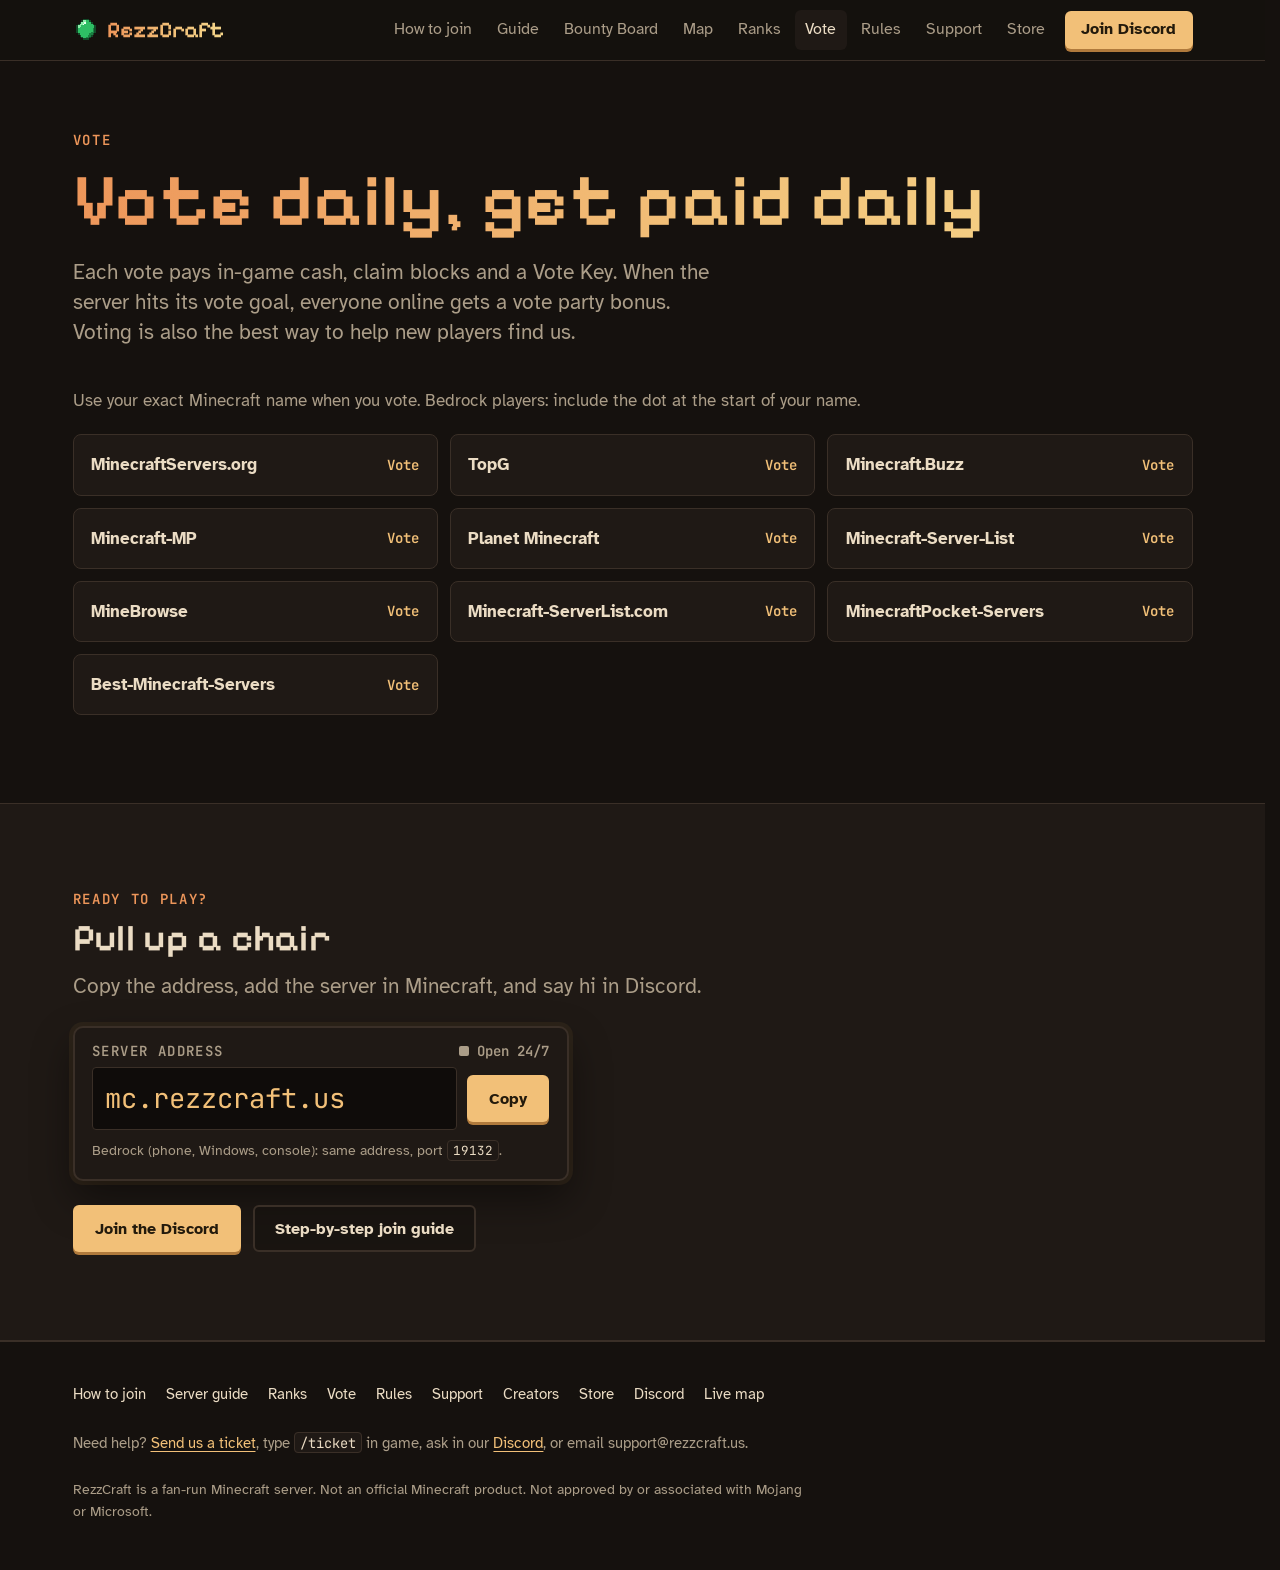
<file: vote.html>
<!doctype html>
<html lang="en">
<head>
<meta charset="utf-8">
<meta name="viewport" content="width=device-width, initial-scale=1, viewport-fit=cover">
<title>Vote for RezzCraft | Daily Vote Rewards</title>
<meta name="description" content="Vote for the RezzCraft Minecraft server on 10 server lists every day. Each vote pays cash, claim blocks and a crate key, and vote goals start a vote party.">
<link rel="canonical" href="https://www.rezzcraft.us/vote.html">
<meta name="theme-color" content="#0e1511">
<meta property="og:type" content="website">
<meta property="og:site_name" content="RezzCraft">
<meta property="og:title" content="Vote for RezzCraft | Daily Vote Rewards">
<meta property="og:description" content="Vote for the RezzCraft Minecraft server on 10 server lists every day. Each vote pays cash, claim blocks and a crate key, and vote goals start a vote party.">
<meta property="og:url" content="https://www.rezzcraft.us/vote.html">
<meta property="og:image" content="https://www.rezzcraft.us/assets/img/og.jpg">
<meta property="og:image:width" content="1200">
<meta property="og:image:height" content="630">
<meta name="twitter:card" content="summary_large_image">
<meta name="twitter:title" content="Vote for RezzCraft | Daily Vote Rewards">
<meta name="twitter:description" content="Vote for the RezzCraft Minecraft server on 10 server lists every day. Each vote pays cash, claim blocks and a crate key, and vote goals start a vote party.">
<meta name="twitter:image" content="https://www.rezzcraft.us/assets/img/og.jpg">
<link rel="icon" type="image/png" href="favicon.png">
<link rel="apple-touch-icon" href="assets/img/icon-180.png">
<link rel="preconnect" href="https://fonts.googleapis.com">
<link rel="preconnect" href="https://fonts.gstatic.com" crossorigin>
<link rel="stylesheet" href="https://fonts.googleapis.com/css2?family=Atkinson+Hyperlegible:wght@400;700&family=JetBrains+Mono:wght@500;600&family=Pixelify+Sans:wght@500;600&display=swap">
<script>/* Halloween look until the spawn decor comes down (Nov 9, 9:10 AM CT), then the cozy MOTD look. */
if (Date.now() < Date.parse('2026-11-09T09:10:00-06:00')) document.documentElement.dataset.season = 'hallowed';</script>
<link rel="stylesheet" href="assets/style.css">
<script defer src='https://static.cloudflareinsights.com/beacon.min.js' data-cf-beacon='{"token": "1dbd931b82be495f810c839876598d52"}'></script>
</head>
<body>
<a class="skip" href="#main">Skip to content</a>
<header class="site-head">
  <div class="wrap">
    <a class="brand" href="index.html" aria-label="RezzCraft home"><img src="assets/img/icon-64.png" alt="" width="26" height="26"><span class="grad">RezzCraft</span></a>
    <button class="menu-btn" type="button" aria-expanded="false" aria-controls="nav">Menu</button>
    <nav class="nav" id="nav" aria-label="Main">
      <a href="play.html">How to join</a><a href="guide.html">Guide</a><a href="bounty-board.html">Bounty Board</a><a href="map.html">Map</a><a href="ranks.html">Ranks</a><a href="vote.html" aria-current="page">Vote</a><a href="rules.html">Rules</a><a href="support.html">Support</a>
      <a href="https://rezzcraft.buycraft.net/" rel="noopener">Store</a>
      <a class="btn btn-gold" href="https://discord.gg/ZhuBYvDWTC" rel="noopener">Join Discord</a>
    </nav>
  </div>
</header>
<main id="main">
<header class="page-head"><div class="wrap"><span class="eyebrow">Vote</span><h1 class="grad">Vote daily, get paid daily</h1><p>Each vote pays in-game cash, claim blocks and a Vote Key. When the server hits its vote goal, everyone online gets a vote party bonus. Voting is also the best way to help new players find us.</p></div></header>
<section style="padding-top:1rem">
  <div class="wrap" style="display:grid;gap:1.25rem">
    <p class="muted">Use your exact Minecraft name when you vote. Bedrock players: include the dot at the start of your name.</p>
    <ul class="votes"><li><a href="https://minecraftservers.org/vote/467121" rel="noopener">MinecraftServers.org<span>Vote</span></a></li><li><a href="https://topg.org/minecraft-servers/server-677976" rel="noopener">TopG<span>Vote</span></a></li><li><a href="https://minecraft.buzz/vote/21710" rel="noopener">Minecraft.Buzz<span>Vote</span></a></li><li><a href="https://minecraft-mp.com/server/359418/vote/" rel="noopener">Minecraft-MP<span>Vote</span></a></li><li><a href="https://www.planetminecraft.com/server/rezzcraft-1760743/vote/" rel="noopener">Planet Minecraft<span>Vote</span></a></li><li><a href="https://minecraft-server-list.com/server/475275/vote/" rel="noopener">Minecraft-Server-List<span>Vote</span></a></li><li><a href="https://minebrowse.com/server/5739" rel="noopener">MineBrowse<span>Vote</span></a></li><li><a href="https://minecraft-serverlist.com/server/6957/vote" rel="noopener">Minecraft-ServerList.com<span>Vote</span></a></li><li><a href="https://minecraftpocket-servers.com/server/134614/vote/" rel="noopener">MinecraftPocket-Servers<span>Vote</span></a></li><li><a href="https://best-minecraft-servers.co/server-rezzcraft.33544" rel="noopener">Best-Minecraft-Servers<span>Vote</span></a></li></ul>
  </div>
</section>
<section class="band join-block" aria-labelledby="join-now">
  <div class="wrap">
    <div class="sec-head" style="margin:0"><span class="eyebrow">Ready to play?</span><h2 id="join-now">Pull up a chair</h2>
      <p>Copy the address, add the server in Minecraft, and say hi in Discord.</p></div>
    <div class="plaque">
  <div class="plaque-top"><span class="plaque-label">Server address</span><span class="status" data-state="unknown"><span class="dot"></span><span class="label">Checking status</span></span></div>
  <div class="addr"><code>mc.rezzcraft.us</code><button class="btn btn-gold copy" type="button" data-copy="mc.rezzcraft.us">Copy</button></div>
  <small>Bedrock (phone, Windows, console): same address, port <code>19132</code>.</small>
</div>
    <div class="ctas"><a class="btn btn-gold" href="https://discord.gg/ZhuBYvDWTC" rel="noopener">Join the Discord</a><a class="btn btn-ghost" href="play.html">Step-by-step join guide</a></div>
  </div>
</section>
</main>
<footer class="site-foot">
  <div class="wrap">
    <div class="foot-links">
      <a href="play.html">How to join</a><a href="guide.html">Server guide</a><a href="ranks.html">Ranks</a><a href="vote.html">Vote</a>
      <a href="rules.html">Rules</a><a href="support.html">Support</a><a href="creators.html">Creators</a><a href="https://rezzcraft.buycraft.net/" rel="noopener">Store</a><a href="https://discord.gg/ZhuBYvDWTC" rel="noopener">Discord</a><a href="map.html">Live map</a>
    </div>
    <p>Need help? <a href="support.html">Send us a ticket</a>, type <code>/ticket</code> in game, ask in our <a href="https://discord.gg/ZhuBYvDWTC" rel="noopener">Discord</a>, or email <span>support@rezzcraft.us</span>.</p>
    <p class="fine">RezzCraft is a fan-run Minecraft server. Not an official Minecraft product. Not approved by or associated with Mojang or Microsoft.</p>
  </div>
</footer>
<div class="playbar" hidden><span class="playbar-label">Play now</span><code>mc.rezzcraft.us</code><button class="btn btn-gold" type="button" data-copy="mc.rezzcraft.us">Copy IP</button><a class="playbar-discord" href="https://discord.gg/ZhuBYvDWTC" rel="noopener">Discord</a></div>
<script src="assets/site.js" defer></script>
</body>
</html>
</file>
<file: assets/style.css>
/* RezzCraft website. Dark on purpose: an evening at spawn.
   Two looks from the server itself:
   - cozy (default, all year): the MOTD - orange-to-gold gradient, cream text, sage green.
   - hallowed (Halloween, set on <html data-season="hallowed"> until the spawn decor comes down 11/9):
     the spawn hologram colors - orange-to-violet gradient titles, gold, lime, lavender, bone text.
   Layout: a walk through spawn - the gate (hero + address), signposts (features), the view (screenshots), the road in (join steps). */
:root {
  --ground: #15110e;      /* page background */
  --ground-rgb: 21, 17, 14;
  --raised: #1f1915;      /* panels */
  --well: #0f0c0a;        /* the address box */
  --line: #3a2f27;        /* borders */
  --text: #ebdcc4;        /* MOTD cream */
  --muted: #ab9d88;
  --accent: #f2c078;      /* MOTD gold */
  --accent-hi: #f5d68a;
  --accent-ink: #231a0c;  /* text on accent buttons */
  --accent-edge: #b07a3c;
  --warm: #ed965a;        /* MOTD orange */
  --go: #a8c686;          /* MOTD "Java & Bedrock" sage: online */
  --grad: linear-gradient(90deg, #ed965a, #f2c078 55%, #f5d68a);
  --hero: url("img/hero-day.webp");
  --season-bg: linear-gradient(90deg, #3a2414, #2a1c12);
  --season-line: #5a3a22;
  --display: "Pixelify Sans", "Trebuchet MS", system-ui, sans-serif;
  --body: "Atkinson Hyperlegible", "Segoe UI", system-ui, sans-serif;
  --mono: "JetBrains Mono", ui-monospace, "Cascadia Mono", Consolas, monospace;
  --step--1: 0.875rem; --step-0: 1.0625rem; --step-1: 1.3rem; --step-2: 1.7rem; --step-3: 2.35rem; --step-4: clamp(2.6rem, 7vw, 4.6rem);
  --wrap: 72rem;
  color-scheme: dark;
}
:root[data-season="hallowed"] {
  --ground: #141012;
  --ground-rgb: 20, 16, 18;
  --raised: #1f181d;
  --well: #0d0a0c;
  --line: #3b2c38;
  --text: #f3e9dc;        /* hologram bone */
  --muted: #a79e92;       /* hologram ash */
  --accent: #ffb000;      /* hologram gold */
  --accent-hi: #ffc640;
  --accent-ink: #1f1300;
  --accent-edge: #a86f00;
  --warm: #ff7f11;        /* hologram orange */
  --go: #9be22d;          /* hologram lime */
  --grad: linear-gradient(90deg, #ff7f11, #e05cff 60%, #a23bff);  /* the hologram title gradient */
  --hero: url("img/hero-night.webp");
  --season-bg: linear-gradient(90deg, #3b1606, #2a0f2e);
  --season-line: #5c2a3e;
}
*, *::before, *::after { box-sizing: border-box; }
html { scroll-behavior: smooth; scrollbar-gutter: stable; interpolate-size: allow-keywords; }
@media (prefers-reduced-motion: reduce) { html { scroll-behavior: auto; } *, *::before, *::after { animation: none !important; transition: none !important; } }
body { margin: 0; background: var(--ground); color: var(--text); font: var(--step-0)/1.6 var(--body); -webkit-font-smoothing: antialiased; }
img { max-width: 100%; height: auto; display: block; }
a { color: var(--accent); text-underline-offset: 3px; }
a:hover { color: var(--accent-hi); }
:focus-visible { outline: 3px solid var(--accent); outline-offset: 3px; border-radius: 4px; }
h1, h2, h3 { font-family: var(--display); font-weight: 600; line-height: 1.1; text-wrap: balance; margin: 0; letter-spacing: 0.01em; }
h2 { font-size: var(--step-3); }
h3 { font-size: var(--step-1); }
p { margin: 0; }
code, kbd { font-family: var(--mono); font-size: 0.9em; background: var(--raised); border: 1px solid var(--line); border-radius: 4px; padding: 0.05em 0.4em; color: var(--text); white-space: nowrap; }
/* gradient lettering, like the MOTD and the spawn holograms */
.grad { background: var(--grad); -webkit-background-clip: text; background-clip: text; color: transparent; }

.wrap { max-width: var(--wrap); margin-inline: auto; padding-left: max(16px, env(safe-area-inset-left, 0px)); padding-right: max(16px, env(safe-area-inset-right, 0px)); }
.prose { max-width: 42rem; display: grid; gap: 1rem; }
.prose ul, .prose ol { margin: 0; padding-left: 1.25rem; display: grid; gap: 0.45rem; }
.eyebrow { font: 600 var(--step--1)/1 var(--mono); letter-spacing: 0.12em; text-transform: uppercase; color: var(--warm); }
.muted { color: var(--muted); }
.skip { position: absolute; left: -999px; top: 8px; background: var(--accent); color: var(--accent-ink); padding: 8px 12px; border-radius: 4px; z-index: 20; }
.skip:focus { left: 16px; }

/* ---------- header */
body::before { content: ""; position: fixed; inset: 0 0 auto; height: env(safe-area-inset-top, 0px); z-index: 10; background: rgba(var(--ground-rgb), 0.94); }
.site-head { position: sticky; top: env(safe-area-inset-top, 0px); z-index: 9; background: rgba(var(--ground-rgb), 0.94); backdrop-filter: blur(8px); border-bottom: 1px solid var(--line); }
.site-head .wrap { display: flex; align-items: center; gap: 1rem; min-height: 3.75rem; }
.brand { display: flex; align-items: center; gap: 0.55rem; text-decoration: none; font: 600 1.4rem/1 var(--display); }
.brand img { width: 26px; height: 26px; image-rendering: pixelated; }
.nav { margin-left: auto; display: flex; align-items: center; gap: 0.25rem; }
.nav a { color: var(--muted); text-decoration: none; padding: 0.45rem 0.65rem; border-radius: 6px; font-size: 0.98rem; }
.nav a:hover, .nav a[aria-current="page"] { color: var(--text); background: var(--raised); }
.nav .btn { margin-left: 0.35rem; padding: 0.55rem 0.9rem; }
.nav a.btn-gold, .nav a.btn-gold:hover { color: var(--accent-ink); background: var(--accent); }
.menu-btn { display: none; margin-left: auto; background: var(--raised); color: var(--text); border: 1px solid var(--line); border-radius: 6px; font: 600 0.95rem var(--body); padding: 0.45rem 0.75rem; cursor: pointer; }
@media (max-width: 860px) {
  .menu-btn { display: block; }
  .nav { display: none; position: absolute; left: 0; right: 0; top: 100%; flex-direction: column; align-items: stretch; gap: 0; background: var(--ground); border-bottom: 1px solid var(--line); padding: 0.5rem max(16px, env(safe-area-inset-right, 0px)) 1rem max(16px, env(safe-area-inset-left, 0px)); }
  .nav.open { display: flex; }
  .nav a { padding: 0.75rem 0.5rem; }
  .nav .btn { margin: 0.5rem 0 0; text-align: center; }
}

/* ---------- buttons */
.btn { display: inline-flex; align-items: center; justify-content: center; gap: 0.5rem; text-decoration: none; font: 700 1rem/1 var(--body); padding: 0.85rem 1.25rem; border-radius: 6px; border: 2px solid transparent; cursor: pointer; transition: transform 0.15s, background 0.15s; }
.btn:hover { transform: translateY(-1px); }
.btn-gold { background: var(--accent); color: var(--accent-ink); box-shadow: 0 3px 0 var(--accent-edge); }
.btn-gold:hover { background: var(--accent-hi); color: var(--accent-ink); }
.btn-ghost { background: rgba(var(--ground-rgb), 0.55); color: var(--text); border-color: var(--line); }
.btn-ghost:hover { border-color: var(--muted); color: var(--text); }

/* ---------- hero: the gate */
.hero { position: relative; isolation: isolate; overflow: hidden; border-bottom: 1px solid var(--line); }
.hero-bg { position: absolute; inset: 0; z-index: -1; background: var(--hero) 62% 50% / cover no-repeat; }
.hero-bg::after { content: ""; position: absolute; inset: 0; background: linear-gradient(90deg, rgba(var(--ground-rgb), 0.95) 0%, rgba(var(--ground-rgb), 0.78) 34%, rgba(var(--ground-rgb), 0.1) 74%, rgba(var(--ground-rgb), 0) 100%), linear-gradient(0deg, var(--ground) 0%, rgba(var(--ground-rgb), 0) 28%); }
.hero .wrap { padding-block: clamp(3rem, 9vw, 6.5rem) clamp(2.5rem, 7vw, 5rem); display: grid; gap: 1.5rem; }
.hero h1 { font-size: var(--step-4); max-width: 14ch; }
.hero .lede { font-size: var(--step-1); line-height: 1.45; max-width: 36rem; }
.hero .ctas { display: flex; flex-wrap: wrap; gap: 0.75rem; }
@media (max-width: 640px) { .hero-bg::after { background: linear-gradient(0deg, var(--ground) 8%, rgba(var(--ground-rgb), 0.84) 60%, rgba(var(--ground-rgb), 0.55) 100%); } }

/* the address plaque: the one loud thing on the page */
.plaque { display: grid; gap: 0.6rem; max-width: 31rem; padding: 1rem 1.1rem 1.05rem; background: var(--raised); border: 2px solid var(--line); border-radius: 10px; box-shadow: 0 0 0 4px rgba(255, 190, 90, 0.06), 0 18px 40px rgba(0, 0, 0, 0.45); }
.plaque-top { display: flex; justify-content: space-between; align-items: center; gap: 0.75rem; flex-wrap: wrap; }
.plaque-label { font: 600 var(--step--1)/1 var(--mono); letter-spacing: 0.1em; text-transform: uppercase; color: var(--muted); }
.addr { display: flex; align-items: center; gap: 0.6rem; }
.addr code { flex: 1; min-width: 0; font-size: clamp(1.25rem, 4.6vw, 1.7rem); padding: 0.55rem 0.75rem; background: var(--well); border: 1px solid var(--line); color: var(--accent); overflow-x: auto; }
.copy { flex: none; }
.plaque small { color: var(--muted); font-size: var(--step--1); }

.status { display: inline-flex; align-items: center; gap: 0.5rem; font: 600 var(--step--1)/1 var(--mono); color: var(--muted); }
.status .dot { width: 10px; height: 10px; border-radius: 2px; background: var(--muted); }
.status[data-state="online"] { color: var(--go); }
.status[data-state="online"] .dot { background: var(--go); box-shadow: 0 0 10px var(--go); animation: glow 2.4s ease-in-out infinite; }
.status[data-state="offline"] { color: var(--warm); }
.status[data-state="offline"] .dot { background: var(--warm); }
@keyframes glow { 50% { opacity: 0.55; } }

/* ---------- sections */
section { padding-block: clamp(3rem, 8vw, 5.5rem); }
.sec-head { display: grid; gap: 0.75rem; margin-bottom: 2.25rem; max-width: 44rem; }
.sec-head p { color: var(--muted); font-size: var(--step-1); line-height: 1.45; }
.band { background: var(--raised); border-block: 1px solid var(--line); }

/* seasonal strip */
.season { background: var(--season-bg); border-bottom: 1px solid var(--season-line); }
.season .wrap { display: flex; flex-wrap: wrap; align-items: center; gap: 0.5rem 1rem; padding-block: 0.8rem; }
.season strong { font-family: var(--display); font-weight: 600; font-size: 1.1rem; }
.season span { color: var(--text); }

/* signposts: features as a list of signs, not a card grid */
.signs { display: grid; grid-template-columns: repeat(auto-fit, minmax(min(100%, 20rem), 1fr)); gap: 0; border-top: 1px solid var(--line); }
.sign { display: grid; grid-template-columns: 2.75rem 1fr; gap: 0.25rem 1rem; padding: 1.4rem 1rem 1.4rem 0; border-bottom: 1px solid var(--line); }
.sign .ico { grid-row: span 2; width: 2.75rem; height: 2.75rem; display: grid; place-items: center; background: var(--raised); border: 1px solid var(--line); border-radius: 6px; font: 700 0.68rem/1 var(--mono); letter-spacing: 0.02em; color: var(--accent); }
.sign h3 { font-size: 1.2rem; }
.sign p { color: var(--muted); font-size: 1rem; }

/* the view: screenshots */
.view { display: grid; grid-template-columns: repeat(3, 1fr); gap: 1rem; }
.view figure { margin: 0; position: relative; border-radius: 8px; overflow: hidden; border: 1px solid var(--line); background: var(--ground); }
.view .big { grid-column: span 2; grid-row: span 2; }
.view img { width: 100%; height: 100%; object-fit: cover; aspect-ratio: 16 / 9; }
.view .big img { aspect-ratio: auto; min-height: 100%; }
.view figcaption { position: absolute; left: 0; right: 0; bottom: 0; padding: 2.5rem 1rem 0.8rem; background: linear-gradient(0deg, rgba(var(--ground-rgb), 0.92), rgba(var(--ground-rgb), 0)); font-size: 0.95rem; color: var(--text); }
.view figcaption span { font: 600 0.72rem/1 var(--mono); letter-spacing: 0.08em; text-transform: uppercase; color: var(--muted); margin-left: 0.4rem; }
@media (max-width: 760px) { .view { grid-template-columns: 1fr; } .view .big { grid-column: auto; grid-row: auto; } .view .big img { aspect-ratio: 16 / 9; } }

/* the road in: steps */
.steps { display: grid; grid-template-columns: repeat(auto-fit, minmax(min(100%, 16rem), 1fr)); gap: 1.25rem; counter-reset: step; }
.step { display: grid; gap: 0.5rem; align-content: start; padding-top: 1rem; border-top: 3px solid; border-image: var(--grad) 1; }
.step::before { counter-increment: step; content: "Step " counter(step); font: 600 var(--step--1)/1 var(--mono); letter-spacing: 0.1em; text-transform: uppercase; color: var(--warm); }
.step p { color: var(--muted); }

.split { display: grid; grid-template-columns: repeat(auto-fit, minmax(min(100%, 22rem), 1fr)); gap: 2.5rem; align-items: start; }
.panel { background: var(--raised); border: 1px solid var(--line); border-radius: 10px; padding: 1.5rem; display: grid; gap: 1rem; align-content: start; }
.panel ol, .panel ul { margin: 0; padding-left: 1.2rem; display: grid; gap: 0.5rem; }

/* tables */
.table-wrap { overflow-x: auto; border: 1px solid var(--line); border-radius: 10px; }
table { width: 100%; border-collapse: collapse; font-size: 0.98rem; min-width: 34rem; }
th, td { text-align: left; padding: 0.75rem 1rem; border-bottom: 1px solid var(--line); vertical-align: top; }
th { font: 600 var(--step--1)/1.2 var(--mono); letter-spacing: 0.08em; text-transform: uppercase; color: var(--muted); background: var(--raised); }
tr:last-child td { border-bottom: 0; }
td.num { font-variant-numeric: tabular-nums; white-space: nowrap; }
td .tag { font-family: var(--display); color: var(--accent); font-size: 1.05rem; }

/* vote list */
.votes { list-style: none; margin: 0; padding: 0; display: grid; grid-template-columns: repeat(auto-fit, minmax(min(100%, 17rem), 1fr)); gap: 0.75rem; }
.votes a { display: flex; justify-content: space-between; align-items: center; gap: 1rem; padding: 1rem 1.1rem; background: var(--raised); border: 1px solid var(--line); border-radius: 8px; color: var(--text); text-decoration: none; font-weight: 700; }
.votes a:hover { border-color: var(--accent); }
.votes a span { font: 600 var(--step--1)/1 var(--mono); color: var(--accent); }

/* rules */
.rules { list-style: none; margin: 0; padding: 0; display: grid; gap: 1rem; counter-reset: rule; max-width: 46rem; }
.rules li { display: grid; grid-template-columns: 3rem 1fr; gap: 0.25rem 1rem; padding: 1.25rem; background: var(--raised); border: 1px solid var(--line); border-radius: 10px; }
.rules li::before { counter-increment: rule; content: counter(rule); grid-row: span 2; font: 600 2rem/1 var(--display); color: var(--accent); }
.rules h3 { font-size: 1.2rem; }
.rules p { color: var(--muted); }

/* guide */
.toc { display: flex; flex-wrap: wrap; gap: 0.5rem; margin-bottom: 2.5rem; }
.toc a { padding: 0.45rem 0.8rem; border: 1px solid var(--line); border-radius: 999px; color: var(--text); text-decoration: none; font-size: 0.95rem; }
.toc a:hover { border-color: var(--accent); }
.guide { display: grid; gap: 3rem; }
.guide section { padding: 0; display: grid; gap: 1rem; scroll-margin-top: 5rem; }
.guide h2 { font-size: var(--step-2); }

details { border-bottom: 1px solid var(--line); padding-block: 1rem; }
details summary { cursor: pointer; font-weight: 700; font-size: 1.08rem; list-style: none; display: flex; justify-content: space-between; gap: 1rem; }
details summary::after { content: "+"; font-family: var(--mono); color: var(--accent); }
details[open] summary::after { content: "-"; }
details p { margin-top: 0.6rem; color: var(--muted); max-width: 46rem; }
/* answers open smoothly so the content below glides instead of jumping (browsers without support just open instantly) */
details::details-content { block-size: 0; overflow: hidden; transition: block-size 0.25s ease, content-visibility 0.25s allow-discrete; }
details[open]::details-content { block-size: auto; }

.cta-band .wrap { display: grid; gap: 1.25rem; justify-items: start; }
.page-head { padding-block: clamp(2.5rem, 7vw, 4.5rem) 1.5rem; }
.page-head .wrap { display: grid; gap: 0.9rem; }
.page-head h1 { font-size: var(--step-4); }
.page-head p { color: var(--muted); font-size: var(--step-1); max-width: 40rem; line-height: 1.45; }

/* footer */
.site-foot { border-top: 1px solid var(--line); padding-block: 2.5rem 3rem; color: var(--muted); font-size: 0.95rem; }
.site-foot .wrap { display: grid; gap: 1.5rem; }
.foot-links { display: flex; flex-wrap: wrap; gap: 0.5rem 1.25rem; }
.foot-links a { color: var(--text); text-decoration: none; }
.foot-links a:hover { color: var(--accent); }
.fine { font-size: 0.85rem; max-width: 46rem; }

/* join block at the bottom of inner pages */
.join-block .wrap { display: grid; gap: 1.5rem; }
.join-block .ctas { display: flex; flex-wrap: wrap; gap: 0.75rem; }

/* phone-only "Play now" bar: shows after the first screen, hides while an address box is on screen */
.playbar { position: fixed; left: 0; right: 0; bottom: 0; z-index: 8; display: flex; align-items: center; gap: 0.6rem;
  padding: 0.6rem max(12px, env(safe-area-inset-right, 0px)) calc(0.6rem + env(safe-area-inset-bottom, 0px)) max(12px, env(safe-area-inset-left, 0px));
  background: rgba(var(--ground-rgb), 0.96); backdrop-filter: blur(8px); border-top: 1px solid var(--line); box-shadow: 0 -8px 24px rgba(0, 0, 0, 0.35); }
.playbar-label { font: 600 0.72rem/1.1 var(--mono); letter-spacing: 0.08em; text-transform: uppercase; color: var(--warm); flex: none; }
.playbar code { flex: 1; min-width: 0; overflow: hidden; text-overflow: ellipsis; color: var(--accent); background: var(--well); padding: 0.45rem 0.55rem; font-size: 0.95rem; }
.playbar .btn { flex: none; padding: 0.6rem 0.8rem; font-size: 0.92rem; box-shadow: none; }
.playbar-discord { flex: none; color: var(--text); font-size: 0.9rem; text-decoration: none; padding: 0.4rem 0.2rem; }
@media (min-width: 761px) { .playbar { display: none !important; } }
@media (max-width: 440px) { .playbar-label { display: none; } .playbar code { font-size: 0.9rem; } }

/* support ticket form */
.ticket-form { gap: 1.1rem; }
.field { display: grid; gap: 0.35rem; }
.field label { font-weight: 700; }
.field small { color: var(--muted); font-size: 0.85rem; }
.field input, .field select, .field textarea { width: 100%; font: inherit; color: var(--text); background: var(--well); border: 1px solid var(--line); border-radius: 6px; padding: 0.65rem 0.75rem; }
.field textarea { resize: vertical; min-height: 8rem; }
.field input:focus, .field select:focus, .field textarea:focus { outline: 2px solid var(--accent); outline-offset: 1px; border-color: transparent; }
.ticket-form .btn { justify-self: start; }
.ticket-form .btn:disabled { opacity: 0.6; cursor: wait; transform: none; }
.form-msg { min-height: 1.4em; font-weight: 700; }
.form-msg[data-state="ok"] { color: var(--go); }
.form-msg[data-state="err"] { color: var(--warm); }

/* Live map page: the embedded 3D map fills most of the screen; shorter on phones so the page still scrolls */
.map-wrap { display: grid; gap: 1.25rem; }
.map-frame { position: relative; height: min(78vh, 52rem); min-height: 22rem; border: 1px solid var(--line); border-radius: 10px; overflow: hidden; background: var(--raised); }
.map-frame iframe { position: absolute; inset: 0; width: 100%; height: 100%; border: 0; }
@media (max-width: 640px) { .map-frame { height: 62vh; } }
</file>
